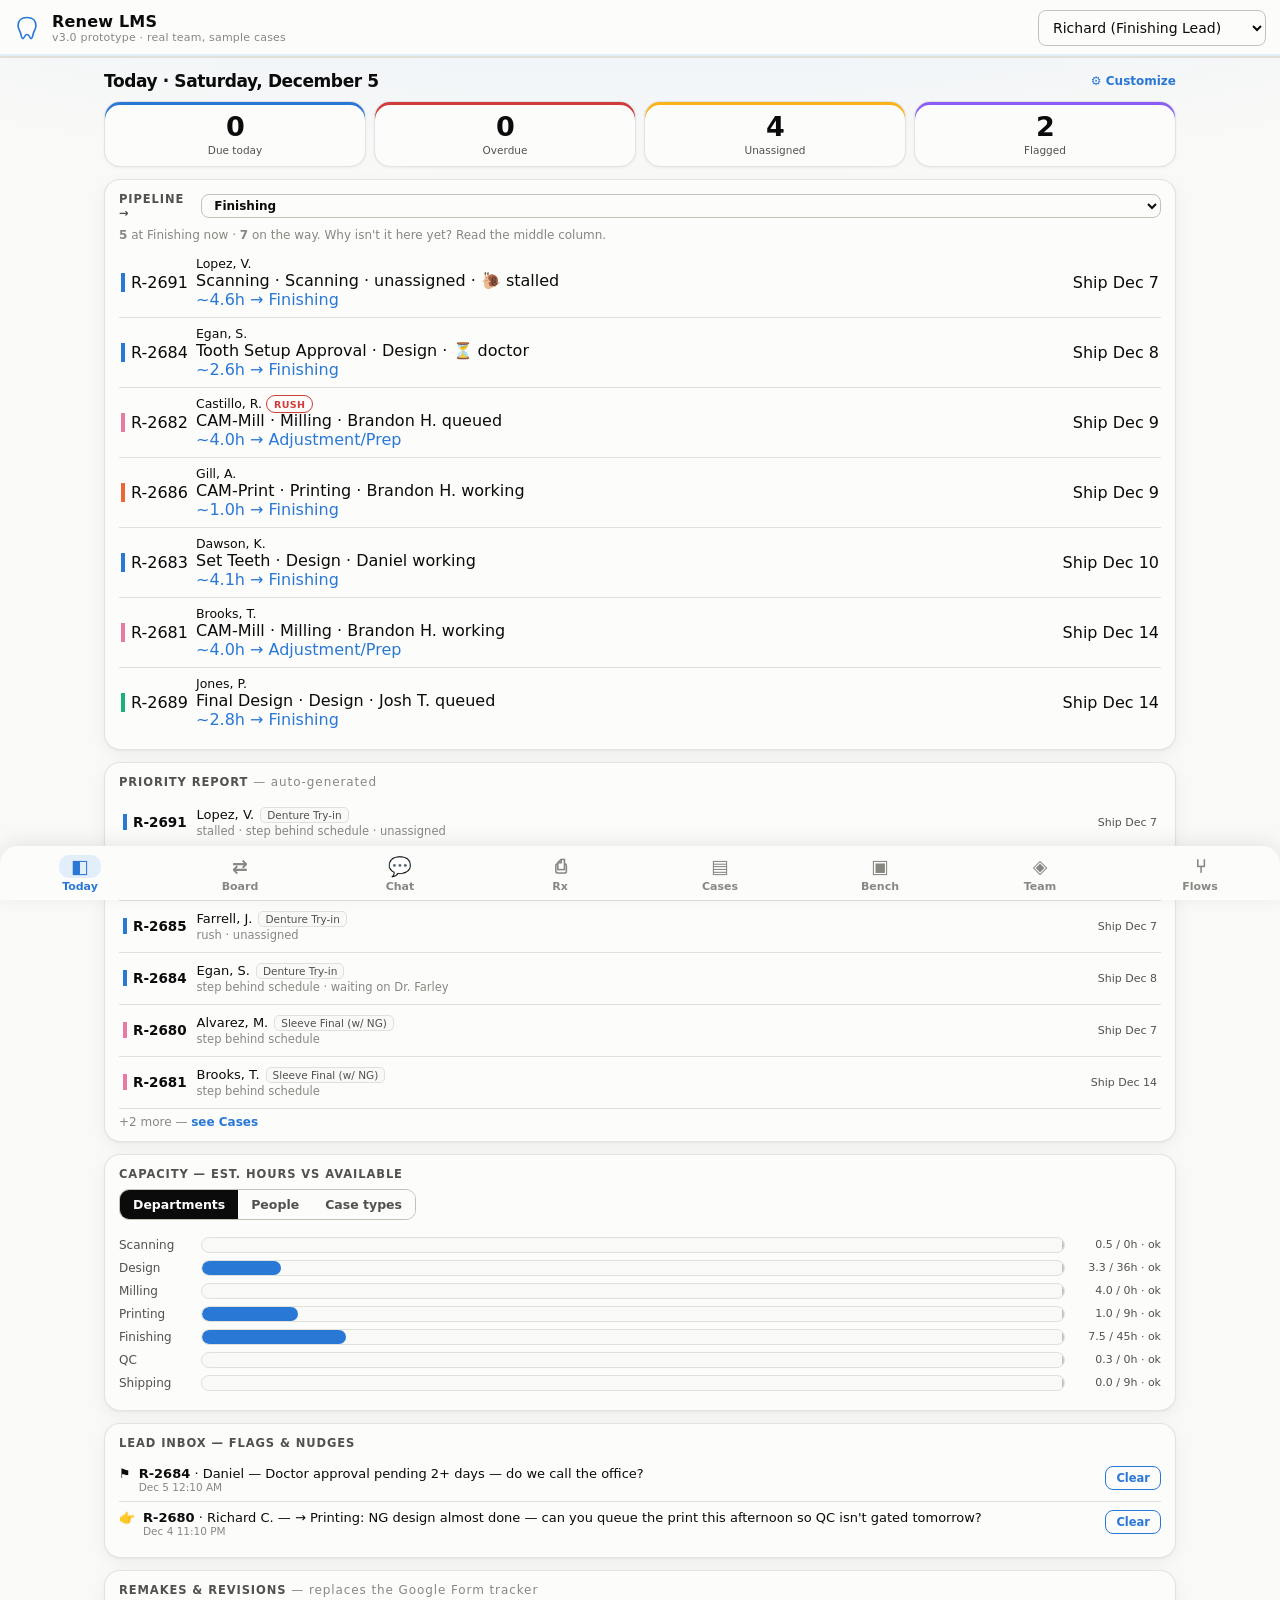
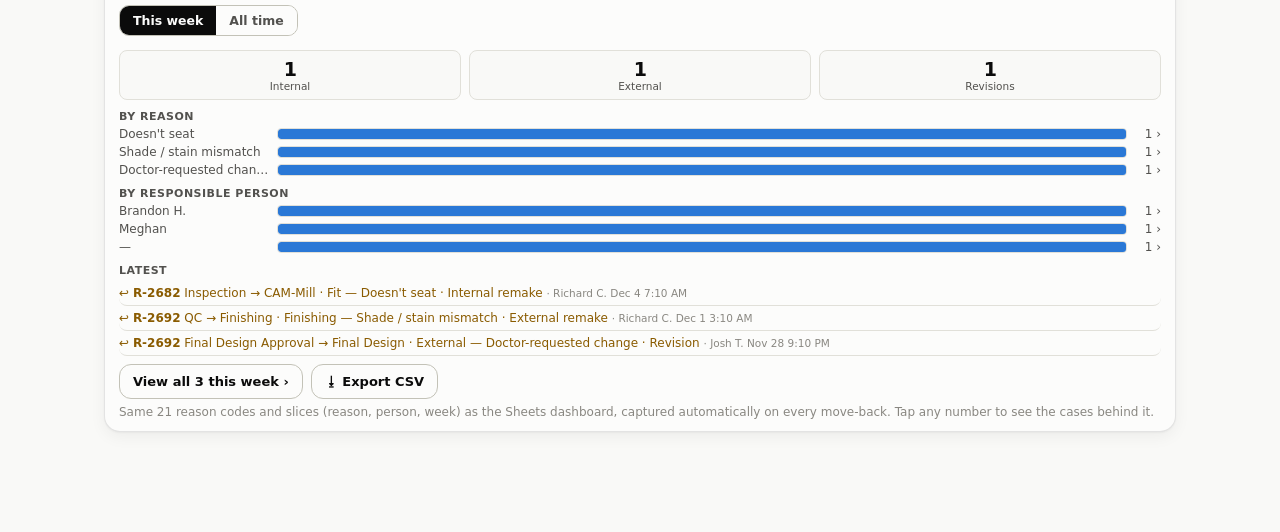
<file: index.html>
<!DOCTYPE html>
<html lang="en">
<head>
<meta charset="UTF-8">
<meta name="viewport" content="width=device-width, initial-scale=1.0, viewport-fit=cover">
<title>Renew LMS — v3.0 Prototype</title>
<style>
:root{
  color-scheme: light;
  --surface:#fcfcfb; --page:#f9f9f7; --ink:#0b0b0b; --ink2:#52514e; --muted:#898781;
  --grid:#e1e0d9; --baseline:#c3c2b7; --border:rgba(11,11,11,0.10);
  --accent:#2a78d6; --accent-soft:#e3eefb;
  --good:#0ca30c; --warn:#fab219; --serious:#ec835a; --critical:#d03b3b;
  --good-text:#006300;
  --rush:#e34948;
  --ng-ink:#5b21b6; --warn-ink:#8a5b00;
}
@media (prefers-color-scheme: dark){
  :root{
    color-scheme: dark;
    --surface:#1a1a19; --page:#0d0d0d; --ink:#ffffff; --ink2:#c3c2b7; --muted:#898781;
    --grid:#2c2c2a; --baseline:#383835; --border:rgba(255,255,255,0.10);
    --accent:#3987e5; --accent-soft:#16283e;
    --good-text:#0ca30c;
    --ng-ink:#b39ddb; --warn-ink:#e0b053;
  }
}
*{box-sizing:border-box; -webkit-tap-highlight-color:transparent;}
html,body{margin:0; padding:0;}
body{
  font-family: system-ui, -apple-system, "Segoe UI", sans-serif;
  background:var(--page); color:var(--ink);
  padding-bottom:calc(64px + env(safe-area-inset-bottom));
}
header.app{
  position:sticky; top:0; z-index:40; background:var(--surface);
  border-bottom:1px solid var(--grid);
  padding:10px 14px; display:flex; align-items:center; gap:10px;
}
header.app h1{font-size:16px; margin:0; font-weight:700; letter-spacing:.2px;}
header.app .sub{font-size:11px; color:var(--muted); display:block; font-weight:500;}
.role-pick{margin-left:auto;}
select,input,textarea,button{font-family:inherit; font-size:14px; color:var(--ink);}
select,input,textarea{
  background:var(--surface); border:1px solid var(--baseline); border-radius:8px; padding:8px 10px;
}
.wrap{max-width:1100px; margin:0 auto; padding:12px 14px 24px;}
.demo-note{font-size:11px; color:var(--muted); text-align:center; margin:4px 0 10px;}

/* ---- nav ---- */
nav.tabs{
  position:fixed; bottom:0; left:0; right:0; z-index:40;
  background:var(--surface); border-top:1px solid var(--grid);
  display:flex; padding-bottom:env(safe-area-inset-bottom);
}
nav.tabs button{
  flex:1 1 0; min-width:0; background:none; border:none; padding:9px 1px 7px; cursor:pointer;
  font-size:11px; color:var(--muted); display:flex; flex-direction:column; align-items:center; gap:2px;
  overflow:hidden; text-overflow:ellipsis; white-space:nowrap;
}
nav.tabs button .ic{font-size:19px; line-height:1;}
nav.tabs button.on{color:var(--accent); font-weight:700;}
/* eight tabs have to fit a narrow phone without the last one falling off the edge */
@media (max-width:430px){
  nav.tabs button{font-size:9.5px; padding:8px 0 6px;}
  nav.tabs button .ic{font-size:17px; padding:2px 7px;}
}
@media (max-width:360px){
  nav.tabs button{font-size:8.5px;}
  nav.tabs button .ic{font-size:16px; padding:2px 4px;}
}

/* ---- cards & tiles ---- */
.card{background:var(--surface); border:1px solid var(--border); border-radius:12px; padding:12px 14px; margin-bottom:12px;}
.card h3{margin:0 0 8px; font-size:13px; color:var(--ink2); font-weight:700; text-transform:uppercase; letter-spacing:.5px;}
.tiles{display:grid; grid-template-columns:repeat(4,1fr); gap:8px; margin-bottom:12px;}
.tile{background:var(--surface); border:1px solid var(--border); border-radius:12px; padding:10px 6px; text-align:center; cursor:pointer;}
.tile .num{font-size:26px; font-weight:700; line-height:1.1;}
.tile .lbl{font-size:10.5px; color:var(--ink2); margin-top:2px;}
.tile.alert .num{color:var(--critical);}
@media (max-width:420px){ .tile .num{font-size:22px;} }

/* ---- capacity meters ---- */
.meter-row{display:flex; align-items:center; gap:8px; margin:7px 0;}
.meter-row .dep{width:74px; font-size:12px; color:var(--ink2); flex:none;}
.meter{flex:1; height:14px; background:var(--page); border:1px solid var(--grid); border-radius:4px; position:relative; overflow:hidden;}
.meter .fill{position:absolute; left:0; top:0; bottom:0; border-radius:3px 0 0 3px;}
.meter .capline{position:absolute; top:-2px; bottom:-2px; width:2px; background:var(--baseline);}
.meter-row .val{width:88px; flex:none; font-size:11px; color:var(--ink2); text-align:right; font-variant-numeric:tabular-nums;}

/* ---- lists ---- */
.case-row{
  display:flex; align-items:center; gap:10px; padding:10px 4px;
  border-bottom:1px solid var(--grid); cursor:pointer;
}
.case-row:last-child{border-bottom:none;}
.case-row .cid{font-weight:700; font-size:13.5px; white-space:nowrap;}
.case-row .cmeta{flex:1; min-width:0;}
.case-row .l1{font-size:13px; display:flex; gap:6px; align-items:center; flex-wrap:wrap;}
.case-row .l2{font-size:11.5px; color:var(--muted); margin-top:1px; overflow:hidden; text-overflow:ellipsis; white-space:nowrap;}
.case-row .ship{font-size:11px; color:var(--ink2); text-align:right; white-space:nowrap; font-variant-numeric:tabular-nums;}
.badge{font-size:9.5px; font-weight:700; padding:2px 6px; border-radius:99px; border:1px solid; white-space:nowrap;}
.b-rush{color:var(--critical); border-color:var(--critical);}
.b-over{color:#fff; background:var(--critical); border-color:var(--critical);}
.b-house{color:var(--accent); border-color:var(--accent);}
.b-link{color:var(--ink2); border-color:var(--baseline);}
.b-flag{color:var(--warn-ink); border-color:var(--warn); background:none;}
.b-ng{color:var(--ng-ink); border-color:#8b5cf6;}
.b-done{color:var(--good-text); border-color:var(--good);}
.b-stall{color:var(--serious); border-color:var(--serious);}
.dept-chip{font-size:10.5px; color:var(--ink2); background:var(--page); border:1px solid var(--grid); border-radius:5px; padding:1px 6px;}

/* ---- board ---- */
.board{display:grid; grid-template-columns:1fr; gap:12px;}
@media (min-width:760px){ .board{grid-template-columns:5fr 7fr;} }
.qcase{
  display:flex; align-items:center; gap:8px; padding:9px 8px; margin:6px 0;
  border:1px solid var(--grid); border-radius:10px; cursor:pointer; background:var(--surface);
}
.qcase.sel{border-color:var(--accent); box-shadow:0 0 0 2px var(--accent-soft); }
.tech-row{padding:8px 4px; border-bottom:1px solid var(--grid);}
.tech-row:last-child{border-bottom:none;}
.tech-head{display:flex; align-items:center; gap:8px;}
.tech-head .tname{font-size:13.5px; font-weight:600;}
.tech-head .thrs{margin-left:auto; font-size:11px; color:var(--ink2); font-variant-numeric:tabular-nums;}
.tech-load{height:6px; background:var(--page); border-radius:3px; margin:5px 0 3px; overflow:hidden; border:1px solid var(--grid);}
.tech-load i{display:block; height:100%; border-radius:3px;}
.tech-cases{font-size:11px; color:var(--muted);}
.assign-btn{
  border:1px solid var(--accent); color:var(--accent); background:none; border-radius:8px;
  font-size:11.5px; font-weight:700; padding:4px 10px; cursor:pointer;
}
.assign-hint{font-size:12px; color:var(--ink2); background:var(--accent-soft); border-radius:8px; padding:8px 10px; margin-bottom:8px;}
.assign-hint.sticky{position:sticky; top:56px; z-index:30; box-shadow:0 2px 8px rgba(0,0,0,.12);}

/* ---- case detail sheet ---- */
.sheet-bg{position:fixed; inset:0; background:rgba(0,0,0,.45); z-index:50; display:flex; align-items:flex-end; justify-content:center;}
@media(min-width:760px){ .sheet-bg{align-items:center;} }
.sheet{
  background:var(--page); width:100%; max-width:680px; max-height:92vh; overflow-y:auto;
  border-radius:16px 16px 0 0; padding:14px 16px calc(20px + env(safe-area-inset-bottom));
}
@media(min-width:760px){ .sheet{border-radius:16px; max-height:86vh;} }
.sheet h2{margin:0; font-size:18px;}
.sheet .close{float:right; border:none; background:var(--surface); border:1px solid var(--grid); border-radius:99px; width:30px; height:30px; font-size:15px; cursor:pointer; color:var(--ink2);}
.kv{display:flex; flex-wrap:wrap; gap:6px 14px; font-size:12.5px; color:var(--ink2); margin:8px 0 2px;}
.kv b{color:var(--ink);}

/* ---- timeline ---- */
.track{margin:10px 0 4px;}
.track-title{font-size:11px; font-weight:700; color:var(--ink2); text-transform:uppercase; letter-spacing:.5px; margin-bottom:4px; display:flex; gap:6px; align-items:center;}
.step{display:flex; gap:10px; position:relative; padding:0 0 2px;}
.step .rail{width:14px; flex:none; display:flex; flex-direction:column; align-items:center;}
.step .dot{width:12px; height:12px; border-radius:99px; border:2px solid var(--baseline); background:var(--surface); flex:none; margin-top:3px;}
.step.done .dot{background:var(--good); border-color:var(--good);}
.step.in .dot{background:var(--surface); border-color:var(--accent); box-shadow:0 0 0 3px var(--accent-soft);}
.step .line{width:2px; flex:1; background:var(--grid); min-height:10px;}
.step:last-child .line{display:none;}
.step .sbody{flex:1; padding-bottom:9px; min-width:0;}
.step .sname{font-size:13px; font-weight:600;}
.step.done .sname{color:var(--ink2); font-weight:500;}
.step .sinfo{font-size:11px; color:var(--muted); margin-top:1px;}
.step.in .sname{color:var(--accent);}
.ng-track{margin-left:22px; border-left:2px dashed #8b5cf6; padding-left:10px;}

/* ---- buttons ---- */
.btnrow{display:flex; gap:8px; flex-wrap:wrap; margin:10px 0;}
.btn{
  border:1px solid var(--baseline); background:var(--surface); color:var(--ink);
  border-radius:10px; padding:9px 13px; font-size:13px; font-weight:600; cursor:pointer;
}
.btn.primary{background:var(--accent); border-color:var(--accent); color:#fff;}
.btn.danger{border-color:var(--critical); color:var(--critical);}
.btn.big{padding:16px; font-size:16px; width:100%;}
.btn:disabled{opacity:.45; cursor:not-allowed;}

/* ---- notes / events ---- */
.note{background:var(--surface); border:1px solid var(--border); border-radius:10px; padding:8px 10px; margin:6px 0; font-size:13px;}
.note .who{font-size:11px; color:var(--muted); margin-bottom:2px;}
.evt{font-size:12px; color:var(--ink2); padding:5px 0; border-bottom:1px solid var(--grid);}
.evt:last-child{border:none;}
.evt .t{color:var(--muted); font-size:10.5px;}
.evt.warn{color:var(--warn-ink);}

/* ---- bench ---- */
.bench-step{background:var(--surface); border:1px solid var(--border); border-radius:14px; padding:16px; text-align:center;}
.bench-step .big-name{font-size:22px; font-weight:700; margin:4px 0;}
.bench-step .big-case{font-size:15px; color:var(--ink2);}
.scanbox{
  border:2px dashed var(--baseline); border-radius:14px; padding:26px 14px; text-align:center;
  color:var(--ink2); font-size:14px; cursor:pointer; background:var(--surface);
}
.scanbox .ic{font-size:34px; display:block; margin-bottom:6px;}

/* ---- inbox ---- */
.inbox-item{display:flex; gap:8px; align-items:flex-start; padding:8px 0; border-bottom:1px solid var(--grid); font-size:13px;}
.inbox-item:last-child{border:none;}
.inbox-item .ic{flex:none;}
.inbox-item .bx{flex:1;}
.inbox-item .t{font-size:10.5px; color:var(--muted);}

/* ---- ticket ---- */
.ticket{background:#fff; color:#0b0b0b; border-radius:12px; border:1px solid var(--grid); padding:18px; max-width:420px; margin:0 auto;}
.barcode{display:flex; align-items:flex-end; height:54px; gap:0; margin:10px 0 2px; justify-content:center;}
.barcode i{display:inline-block; background:#000; height:100%;}
.barcode-num{text-align:center; font-size:13px; letter-spacing:3px; font-weight:700; margin-bottom:8px;}
.ticket table{width:100%; border-collapse:collapse; font-size:12.5px;}
.ticket td{padding:4px 2px; border-bottom:1px solid #eee; vertical-align:top;}
.ticket .steps td{font-size:11.5px;}
.ticket .chk{width:13px; height:13px; border:1.5px solid #555; display:inline-block; border-radius:3px; vertical-align:middle;}
@media print{
  body *{visibility:hidden;}
  .sheet-bg{position:static; background:none;}
  .ticket, .ticket *{visibility:visible;}
  .ticket{position:absolute; left:0; top:0; box-shadow:none; border:none;}
}

/* ---- filters ---- */
.filters{display:flex; gap:6px; overflow-x:auto; padding:2px 0 10px; -webkit-overflow-scrolling:touch;}
.fchip{border:1px solid var(--baseline); background:var(--surface); color:var(--ink2); border-radius:99px; padding:5px 12px; font-size:12px; white-space:nowrap; cursor:pointer;}
.fchip.on{background:var(--ink); color:var(--surface); border-color:var(--ink);}
.searchrow{display:flex; gap:8px; margin-bottom:8px;}
.searchrow input{flex:1;}

/* modal small */
.modal{background:var(--page); border-radius:14px; padding:16px; width:92%; max-width:440px; max-height:80vh; overflow-y:auto;}
.modal h3{margin:0 0 10px; font-size:15px; color:var(--ink);}
.opt-row{display:block; width:100%; text-align:left; background:var(--surface); border:1px solid var(--grid); border-radius:10px; padding:10px 12px; margin:6px 0; font-size:13.5px; cursor:pointer;}
.opt-row:active{border-color:var(--accent);}
label.f{display:block; font-size:12px; color:var(--ink2); margin:10px 0 4px; font-weight:600;}

/* ---- v1.6 polish ---- */
.card{box-shadow:0 1px 3px rgba(0,0,0,.05);}
.tile{box-shadow:0 1px 3px rgba(0,0,0,.05); transition:transform .08s ease;}
.tile:active{transform:scale(.96);}
.btn{transition:transform .08s ease, box-shadow .15s ease;}
.btn:active{transform:scale(.96);}
.btn.primary{box-shadow:0 2px 8px rgba(42,120,214,.28);}
.fchip, .qcase, .my-row, .kb-card{transition:border-color .12s ease, box-shadow .12s ease;}
.qcase:hover, .kb-card:hover{border-color:var(--accent);}
nav.tabs button .ic{padding:2px 12px; border-radius:10px; transition:background .15s ease;}
nav.tabs button.on .ic{background:var(--accent-soft);}
header.app{box-shadow:0 1px 0 var(--grid), inset 0 -2px 0 var(--accent-soft);}
.logo-molar{width:26px; height:26px; flex:none; margin-right:2px;}
.tech-row.dragover{background:var(--accent-soft); border-radius:10px;}
.qcase[draggable="true"]{cursor:grab;}
.qcase.dragging{opacity:.5;}

/* ---- Pearl the mascot, v2: walks in, stops, delivers, walks off ---- */
#pearl{position:fixed; bottom:calc(58px + env(safe-area-inset-bottom)); left:-110px; z-index:60; display:none; cursor:pointer; filter:drop-shadow(0 3px 4px rgba(0,0,0,.22));}
#pearl.walking{display:block; animation:pearl-walk 13s cubic-bezier(.4,0,.6,1) forwards;}
#pearl .body{animation:pearl-waddle .4s ease-in-out infinite alternate; transform-origin:50% 85%;}
#pearl .p-eyes{animation:pearl-blink 3.4s infinite; transform-origin:32px 26px;}
#pearl .bub{
  position:absolute; bottom:calc(100% + 8px); left:-6px; width:max-content; max-width:210px;
  background:var(--surface); color:var(--ink); border:2px solid var(--ink);
  border-radius:14px 14px 14px 3px; padding:8px 11px; font-size:12.5px; font-weight:700; line-height:1.35;
  box-shadow:0 3px 10px rgba(0,0,0,.12);
  opacity:0; transform:scale(.6); transform-origin:bottom left;
  animation:pearl-bub 13s ease-in-out forwards;
}
@keyframes pearl-walk{
  0%{left:-110px;} 34%{left:calc(50vw - 100px);} 63%{left:calc(50vw - 100px);} 100%{left:105vw;}
}
@keyframes pearl-waddle{ from{transform:rotate(-5deg) translateY(0);} to{transform:rotate(5deg) translateY(-2.5px);} }
@keyframes pearl-blink{ 0%,93%,100%{transform:scaleY(1);} 95%,97%{transform:scaleY(.08);} }
@keyframes pearl-bub{
  0%,32%{opacity:0; transform:scale(.6);}
  37%{opacity:1; transform:scale(1.06);}
  40%{transform:scale(1);}
  62%{opacity:1; transform:scale(1);}
  70%,100%{opacity:0; transform:scale(.85);}
}
@media (prefers-reduced-motion: reduce){ #pearl{display:none !important;} }

/* ---- v1.7 aesthetic pass ---- */
body{background:radial-gradient(1100px 320px at 50% -140px, var(--accent-soft), transparent), var(--page);}
h2.pagetitle{font-size:21px; font-weight:800; letter-spacing:-.4px;}
.card{border-radius:16px; box-shadow:0 1px 2px rgba(0,0,0,.04), 0 5px 16px rgba(0,0,0,.05);}
.card h3{font-size:11.5px; letter-spacing:.9px;}
.tile{border-radius:16px;}
.tile .num{letter-spacing:-1px; font-size:27px;}
.btn{border-radius:12px;}
.btn.primary{border:none; background:linear-gradient(180deg, var(--accent), color-mix(in srgb, var(--accent) 82%, #000));}
nav.tabs{border-top:none; box-shadow:0 -4px 20px rgba(0,0,0,.08); border-radius:18px 18px 0 0;}
nav.tabs button{font-weight:600;}
.sheet{border-radius:22px 22px 0 0;}
.sheet::before{content:''; display:block; width:42px; height:4px; background:var(--baseline); border-radius:99px; margin:0 auto 10px;}
@media(min-width:760px){ .sheet{border-radius:22px;} .sheet::before{display:none;} }
.meter{height:16px; border-radius:8px;}
.meter .fill{border-radius:8px;}
.fchip{border-radius:12px; padding:6px 13px;}
.assign-hint{border-radius:12px;}
.badge{letter-spacing:.4px; padding:2.5px 7px;}
.scanbox{border-radius:18px; border-width:2.5px;}
.scanbox:active{transform:scale(.98);}
.modal{border-radius:18px;}
.bench-step{border-radius:18px; box-shadow:0 1px 2px rgba(0,0,0,.04), 0 5px 16px rgba(0,0,0,.05);}
.kb-col{border-radius:14px;}
.rk-stat{border-radius:12px;}
.rk-stat .v{letter-spacing:-.5px;}

/* ---- calendar ---- */
.cal-head{display:flex; align-items:center; gap:10px; margin-bottom:8px;}
.cal-head b{font-size:15px; flex:1; text-align:center;}
.cal-nav{border:1px solid var(--baseline); background:var(--surface); border-radius:10px; width:34px; height:34px; font-size:15px; cursor:pointer; color:var(--ink);}
.cal{display:grid; grid-template-columns:repeat(7,1fr); gap:4px;}
.cal .dow{font-size:10px; color:var(--muted); text-align:center; font-weight:700; padding:2px 0;}
.cal-cell{
  min-height:52px; background:var(--surface); border:1px solid var(--grid); border-radius:10px;
  padding:3px 4px; cursor:pointer; position:relative; transition:border-color .12s ease;
}
.cal-cell:hover{border-color:var(--accent);}
.cal-cell.off{opacity:.35; cursor:default;}
.cal-cell.today{border-color:var(--accent); border-width:2px;}
.cal-cell.sel{background:var(--accent-soft); border-color:var(--accent);}
.cal-cell .dnum{font-size:11px; font-weight:700; color:var(--ink2);}
.cal-dots{display:flex; flex-wrap:wrap; gap:2px; margin-top:3px;}
.cal-dots i{width:7px; height:7px; border-radius:3px; display:block;}
.cal-more{font-size:9px; color:var(--muted); font-weight:700;}
.cal-out{position:absolute; bottom:2px; right:4px; font-size:9.5px;}

/* ---- chat hub ---- */
.thread-row{display:flex; align-items:center; gap:10px; padding:11px 4px; border-bottom:1px solid var(--grid); cursor:pointer;}
.thread-row:last-child{border-bottom:none;}
.thread-row .tr-avatar{width:38px; height:38px; border-radius:12px; flex:none; display:flex; align-items:center; justify-content:center; font-weight:800; font-size:12px; color:#fff;}
.thread-row .tr-main{flex:1; min-width:0;}
.thread-row .tr-top{display:flex; gap:6px; align-items:center;}
.thread-row .tr-top b{font-size:13.5px;}
.thread-row .tr-prev{font-size:12px; color:var(--muted); overflow:hidden; text-overflow:ellipsis; white-space:nowrap; margin-top:1px;}
.thread-row .tr-when{font-size:10.5px; color:var(--muted); white-space:nowrap;}
.unread-dot{width:9px; height:9px; border-radius:99px; background:var(--accent); flex:none;}
.appr-card{
  border:2px solid var(--warn); background:var(--surface); border-radius:14px; padding:10px 12px; margin-bottom:10px;
  font-size:13px;
}
.appr-card .btnrow{margin:8px 0 0;}
.chat-full{display:flex; flex-direction:column;}
.chat-full .chat{max-height:none; flex:1;}

/* ---- pipeline card ---- */
.pipe-row{display:flex; align-items:center; gap:8px; padding:8px 2px; border-bottom:1px solid var(--grid); cursor:pointer;}
.pipe-row:last-child{border:none;}
.pipe-row .arrow{color:var(--muted); font-size:11px; white-space:nowrap;}

/* ---- confetti ---- */
.confetti{position:fixed; inset:0; pointer-events:none; z-index:80; overflow:hidden;}
.confetti i{position:absolute; top:-14px; width:8px; height:13px; border-radius:2px; animation:cfall 1.7s ease-in forwards;}
@keyframes cfall{ to{ transform:translateY(106vh) rotate(560deg); } }
@media (prefers-reduced-motion: reduce){ .confetti{display:none;} }
.field{width:100%;}
.empty{color:var(--muted); font-size:13px; padding:12px 0; text-align:center;}
h2.pagetitle{font-size:17px; margin:2px 0 10px;}
.subtle{font-size:12px; color:var(--muted);}

/* ---- segmented toggle ---- */
.seg{display:inline-flex; border:1px solid var(--baseline); border-radius:10px; overflow:hidden; margin-bottom:10px;}
.seg button{border:none; background:var(--surface); color:var(--ink2); padding:7px 13px; font-size:12.5px; font-weight:600; cursor:pointer;}
.seg button.on{background:var(--ink); color:var(--surface);}

/* ---- kanban ---- */
.kb{display:flex; gap:10px; overflow-x:auto; padding:2px 2px 14px; -webkit-overflow-scrolling:touch; align-items:flex-start;}
.kb-col{flex:0 0 240px; background:var(--surface); border:1px solid var(--border); border-radius:12px; padding:8px; min-height:120px;}
.kb-col.dragover{outline:2px solid var(--accent);}
.kb-col h4{margin:2px 4px 8px; font-size:12px; color:var(--ink2); text-transform:uppercase; letter-spacing:.5px; display:flex; justify-content:space-between;}
.kb-card{background:var(--page); border:1px solid var(--grid); border-left:4px solid var(--baseline); border-radius:9px; padding:8px 9px; margin-bottom:7px; cursor:pointer; font-size:12.5px;}
.kb-card.sel{outline:2px solid var(--accent);}
.kb-card .kc-top{display:flex; gap:6px; align-items:center; font-weight:700; font-size:12.5px;}
.kb-card .kc-step{color:var(--ink2); margin-top:2px; font-size:11.5px;}
.kb-card .kc-bot{display:flex; justify-content:space-between; margin-top:4px; font-size:10.5px; color:var(--muted);}
.kb-legend{display:flex; gap:10px; flex-wrap:wrap; font-size:10.5px; color:var(--ink2); margin:0 0 8px;}
.kb-legend i{display:inline-block; width:10px; height:10px; border-radius:3px; margin-right:4px; vertical-align:-1px;}

/* ---- my work list (bench) ---- */
.my-row{display:flex; align-items:center; gap:8px; padding:9px 8px; margin:6px 0; border:1px solid var(--grid); border-radius:10px; cursor:pointer; background:var(--surface);}
.my-row.working{border-color:var(--accent); box-shadow:0 0 0 2px var(--accent-soft);}
.my-row .st{font-size:10px; font-weight:700; padding:2px 6px; border-radius:99px; border:1px solid var(--baseline); color:var(--ink2);}
.my-row .st.in{color:var(--accent); border-color:var(--accent);}

.linklike{background:none; border:none; color:var(--accent); font-size:12px; font-weight:600; cursor:pointer; padding:0;}
.chek{display:flex; align-items:center; gap:8px; font-size:13.5px; padding:8px 2px;}

/* ---- case chat ---- */
.chat{display:flex; flex-direction:column; gap:6px; max-height:280px; overflow-y:auto; padding:2px;}
.chat-msg{background:var(--surface); border:1px solid var(--grid); border-radius:12px 12px 12px 3px; padding:7px 10px; font-size:13px; max-width:92%; align-self:flex-start;}
.chat-msg.mine{align-self:flex-end; border-radius:12px 12px 3px 12px; background:var(--accent-soft); border-color:var(--accent);}
.chat-msg .cwho{font-size:10.5px; color:var(--muted); margin-bottom:2px; font-weight:600;}
.chat-msg .cping{display:inline-block; font-size:10px; font-weight:700; color:var(--accent); border:1px solid var(--accent); border-radius:99px; padding:1px 7px; margin-bottom:3px;}
.chat-in{display:flex; gap:6px; margin-top:8px;}
.chat-in input{flex:1;}
.chat-ping{margin-top:6px; display:flex; gap:6px; align-items:center; font-size:12px; color:var(--ink2);}
.chat-ping select{padding:5px 8px; font-size:12px;}

/* ---- remake mini-bars ---- */
.rk-row{display:flex; align-items:center; gap:8px; margin:4px 0;}
.rk-row .lbl{width:150px; font-size:12px; color:var(--ink2); overflow:hidden; text-overflow:ellipsis; white-space:nowrap;}
.rk-row .bar{flex:1; height:12px; background:var(--page); border:1px solid var(--grid); border-radius:4px; overflow:hidden;}
.rk-row .bar i{display:block; height:100%; background:var(--accent); border-radius:3px 0 0 3px;}
.rk-row .n{width:26px; text-align:right; font-size:12px; color:var(--ink2); font-variant-numeric:tabular-nums;}
.rk-stats{display:flex; gap:8px; margin:4px 0 10px;}
.rk-stat{flex:1; text-align:center; background:var(--page); border:1px solid var(--grid); border-radius:10px; padding:7px 4px;}
.rk-stat .v{font-size:19px; font-weight:700;}
.rk-stat .k{font-size:10.5px; color:var(--ink2);}

/* ---- team map (cards) ---- */
.tm-people{display:flex; gap:7px; overflow-x:auto; -webkit-overflow-scrolling:touch; padding:2px 2px 10px;}
.tm-people .fchip.tm-out{border-style:dashed; border-color:var(--serious); color:var(--warn-ink);}

.tm-band{background:var(--surface); border:1px solid var(--border); border-radius:12px; padding:10px 10px 10px; margin-bottom:10px;}
.tm-band h4{margin:0 0 8px 2px; font-size:11.5px; font-weight:700; text-transform:uppercase;
  letter-spacing:.6px; color:var(--accent);}
.tm-grid{display:grid; grid-template-columns:repeat(auto-fill,minmax(150px,1fr)); gap:8px;}

.tmc{border:1px solid var(--grid); border-radius:10px; padding:8px 9px 7px; cursor:pointer; background:var(--page);
  transition:border-color .12s ease, opacity .12s ease, box-shadow .12s ease;}
.tmc:hover{border-color:var(--accent);}
.tmc.on{border-color:var(--accent); box-shadow:0 0 0 1.5px var(--accent); background:var(--accent-soft);}
.tmc.dim{opacity:.32;}
.tmc-step{font-size:10px; font-weight:700; text-transform:uppercase; letter-spacing:.4px; color:var(--ink2); margin-bottom:4px;}
.tmc-own{display:flex; flex-wrap:wrap; gap:4px; margin-bottom:4px;}
.tmc-name-chip{font-size:12.5px; font-weight:700; color:var(--ink);}
.tmc-name-chip:not(:last-child)::after{content:","; font-weight:400; color:var(--muted);}
.tmc-name-chip.out{color:var(--warn-ink); text-decoration:underline dotted;}
.tmc-cov{font-size:10.5px; color:var(--muted); min-height:13px;}
.tmc-gap{color:var(--critical); font-weight:600; font-size:11px;}

.tm-hint{font-size:12.5px; color:var(--ink2);}
.tm-panel-hd{display:flex; align-items:baseline; gap:8px; flex-wrap:wrap; margin-bottom:7px;}
.tm-panel-hd .btn{margin-left:auto;}
.tm-lists{display:grid; grid-template-columns:1fr 1fr; gap:12px;}
@media (max-width:520px){ .tm-lists{grid-template-columns:1fr;} }
.tm-lists h5{margin:0 0 5px; font-size:10.5px; text-transform:uppercase; letter-spacing:.5px; color:var(--muted); font-weight:700;}
.chip{display:inline-block; font-size:11.5px; border-radius:99px; padding:3px 9px; margin:0 4px 4px 0;
  background:var(--page); border:1px solid var(--grid); color:var(--ink);}
.chip.p{background:var(--accent-soft); border-color:var(--accent);}
.chip.b{border-style:dashed; border-color:var(--baseline);}
.chip.out{border-color:var(--serious); color:var(--warn-ink);}
.pill{display:inline-block; font-size:11.5px; border-radius:8px; padding:5px 9px; margin:6px 6px 0 0;
  background:var(--page); border:1px solid var(--grid); color:var(--ink2);}
.pill.good{background:rgba(12,163,12,.10); border-color:var(--good); color:var(--good-text);}
.pill.warn{background:rgba(250,178,25,.14); border-color:var(--warn); color:var(--warn-ink);}
.pill.bad{background:rgba(208,59,59,.10); border-color:var(--critical); color:var(--critical);}
.btn.sm{padding:4px 10px; font-size:11.5px;}

/* ---- digital Rx forms ---- */
.rx-pick{display:grid; grid-template-columns:repeat(auto-fill,minmax(170px,1fr)); gap:8px; margin-bottom:12px;}
.rx-rec{display:flex; gap:10px; align-items:flex-start; justify-content:space-between; flex-wrap:wrap;
  border-top:1px solid var(--grid); padding:8px 0;}
.rx-rec-l{font-size:12.5px; max-width:52%; min-width:180px;}
.rx-rec-l b{color:var(--critical);}
.rx-rec-r{display:flex; gap:8px; align-items:center; flex-wrap:wrap;}
.rx-seg{display:flex; border:1px solid var(--baseline); border-radius:9px; overflow:hidden;}
.rx-seg button{border:none; background:var(--surface); color:var(--ink2); font-size:11px; padding:5px 9px; cursor:pointer;}
.rx-seg button.on{background:var(--accent); color:#fff; font-weight:700;}
.rx-item-line{font-size:12px; padding:4px 0; border-top:1px solid var(--grid); display:flex; gap:7px; align-items:center; flex-wrap:wrap;}
.rx-item-line .subtle{margin-left:auto;}
.rx-sub{display:flex; gap:10px; align-items:flex-start; justify-content:space-between; border-top:1px solid var(--grid); padding:8px 0; flex-wrap:wrap;}
.rx-sub.rej{opacity:.55;}
.rx-done h3{color:var(--good-text);}
.rx-sum{font-size:13px;}
textarea.field{resize:vertical; font:inherit;}

/* ---- remake card: anything with a number behind it opens ---- */
.rk-click{cursor:pointer; border-radius:8px; transition:background .12s ease;}
.rk-click:hover{background:var(--accent-soft);}
.rk-click:active{transform:scale(.99);}
.rk-stat.rk-click:hover .v{color:var(--accent);}
.rk-row.rk-click .n{color:var(--ink2); font-variant-numeric:tabular-nums;}

/* ---- workflow builder ---- */
.btn.ghost{background:transparent; border-color:var(--grid); color:var(--ink2);}
.wf-track{background:var(--surface); border:1px solid var(--grid); border-radius:14px; padding:10px 12px; margin:0 2px 12px;}
.wf-track.split{border-left:4px solid var(--accent); background:var(--accent-soft);}
.wf-track-hd{display:flex; gap:7px; align-items:center; flex-wrap:wrap; font-size:12.5px; margin-bottom:8px;}
.wf-step{border:1px solid var(--grid); border-radius:11px; padding:8px 10px; margin-bottom:8px; background:var(--page);}
.wf-step-hd{display:flex; gap:6px; align-items:center;}
.wf-num{flex:0 0 22px; height:22px; line-height:22px; text-align:center; border-radius:7px;
  background:var(--baseline); color:var(--ink2); font-size:11px; font-weight:700;}
input.wf-name{flex:1 1 auto; min-width:90px; font-weight:600;}
input.wf-tname{flex:0 1 150px; width:auto; font-weight:700;}
input.wf-pos{flex:0 0 58px; width:58px;}
.wf-step-rw{display:flex; gap:8px; flex-wrap:wrap; margin-top:7px;}
.wf-step-rw label{flex:1 1 130px; font-size:11px; color:var(--muted); font-weight:600;}
.wf-step-rw label .field{margin-top:2px;}
.wf-kind-note{font-size:11.5px; color:var(--muted); margin-top:6px;}
</style>
</head>
<body>
<div id="app"></div>
<script>
/* ===================== Renew LMS v1 Prototype — data model & seed ===================== */
/* All data is in-memory sample data. Resets on reload. */

const now = () => new Date();
const hoursAgo = h => new Date(Date.now() - h*3600e3);
const daysFromNow = d => { const x = new Date(); x.setDate(x.getDate()+d); return x; };
const fmtDate = d => d.toLocaleDateString(undefined,{month:'short', day:'numeric'});
const fmtWhen = d => d.toLocaleDateString(undefined,{month:'short', day:'numeric'}) + ' ' + d.toLocaleTimeString(undefined,{hour:'numeric', minute:'2-digit'});
const dayDiff = d => Math.round((new Date(d.getFullYear(),d.getMonth(),d.getDate()) - new Date(new Date().getFullYear(),new Date().getMonth(),new Date().getDate()))/86400e3);

const DEPTS = ['Scanning','Design','Milling','Printing','Finishing','QC','Shipping'];

const TECHS = [
  {id:'t1',  name:'Richard C.', dept:'Finishing', role:'lead'},      // Finishing Lead
  {id:'t2',  name:'Will W.',    dept:'Finishing', role:'tech'},      // ceramics / polish
  {id:'t3',  name:'Kyle',       dept:'Finishing', role:'tech'},      // ceramics / polish
  {id:'t4',  name:'Meghan',     dept:'Finishing', role:'tech'},      // green state, dentures, sintering
  {id:'t10', name:'Rodrigo R.', dept:'Finishing', role:'tech'},      // prototypes, try-ins, guards
  {id:'t5',  name:'Josh T.',    dept:'Design',    role:'lead'},      // Design Lead
  {id:'t6',  name:'Jerrik M.',  dept:'Design',    role:'tech'},
  {id:'t7',  name:'Daniel',     dept:'Design',    role:'tech'},
  {id:'t8',  name:'Ragnar',     dept:'Design',    role:'tech'},
  {id:'t9',  name:'Brandon H.', dept:'Printing',  role:'tech'},      // printers, mill, scanning — the digital chain
  {id:'t12', name:'Cambelle',   dept:'Shipping',  role:'tech'},      // front desk — owns shipping
  {id:'t11', name:'Maya F.',    dept:'Front Desk',role:'frontdesk'},
  {id:'t13', name:'Tara',       dept:'Front Desk',role:'frontdesk'},
  {id:'t0',  name:'Kent H.',    dept:'Management',role:'owner'},     // lab owner — final approvals
];
const tech = id => TECHS.find(t=>t.id===id);
const HOURS_PER_DAY = 9;        // 10h shift (Mon–Thu) minus ~1h breaks/cleanup — tune with real scan data
const TURNAROUND_DAYS = 14;     // default two-week turnaround

/* ---- work week: Monday–Thursday, 10h days; shipping only on work days ---- */
const isWorkday = d => { const w=new Date(d).getDay(); return w>=1 && w<=4; };
function snapWorkday(d){ const x=new Date(d); while(!isWorkday(x)) x.setDate(x.getDate()+1); return x; }
function addWorkdays(d, n){ const x=new Date(d); let k=0; while(k<n){ x.setDate(x.getDate()+1); if(isWorkday(x)) k++; } return x; }
function workdaysBetween(a, b){   // workdays after a, up to and including b
  let n=0; const x=new Date(a.getFullYear(),a.getMonth(),a.getDate());
  const end=new Date(b.getFullYear(),b.getMonth(),b.getDate());
  while(x<end){ x.setDate(x.getDate()+1); if(isWorkday(x)) n++; }
  return n;
}

/* ---- skills matrix: default = every step of your own department at primary level.
   Overrides: 0 = can't do it (yet), 1 = primary, 2 = backup / cross-trained. ---- */
const SKILL_OVERRIDES = {
  /* Encodes the real skills matrix (see Renew-Team-Coverage-Model.xlsx).
     0 = can't / not their lane, 1 = primary, 2 = backup. All regular technicians
     are PRIMARY on QC of their own work; leads hold the final release check. */
  t1:  {'Stain':2,'Structure':2,'Cement/Polish':2,'Adjustment/Prep':2,'Finishing':2,
        'Contour/Sinter':2,'Inspection':2,'QC':1},                    // Richard — backup across finishing BY DESIGN, owns final release
  t5:  {'Set Teeth':2,'Final Design':2,'Split Bar/Sleeve':2,'Design (NG)':2,'Scanning':2,'QC':1},  // Josh — backup across design BY DESIGN
  t2:  {'Finishing':0,'Adjustment/Prep':2,'Contour/Sinter':2,'Inspection':2,'QC':1},  // Will — ceramics primary; green state backup
  t3:  {'Finishing':0,'Adjustment/Prep':2,'Contour/Sinter':2,'Inspection':2,'QC':1},  // Kyle — ceramics primary; green state backup
  t4:  {'Stain':0,'Structure':0,'Cement/Polish':0,'Contour/Sinter':1,'Inspection':1,'QC':1},       // Meghan — green state, dentures, sintering; no ceramics yet
  t10: {'Stain':0,'Structure':0,'Cement/Polish':0,'Adjustment/Prep':0,'Inspection':0,'QC':1},      // Rodrigo — removable/temp finishing primary; not zirconia room
  t6:  {'Split Bar/Sleeve':0,'QC':1},                                 // Jerrik — still learning bar/sleeve splits
  t7:  {'QC':1},                                                      // Daniel
  t8:  {'QC':1},                                                      // Ragnar
  t9:  {'CAM-Mill':1,'Contour/Sinter':2,'Scanning':1,'Scanning (NG)':1,
        'Set Teeth':2,'Final Design':2,'Split Bar/Sleeve':2,'Design (NG)':2,'QC':1},  // Brandon — whole digital chain + design backup
  t0:  {'CAM-Print':2,'CAM-Mill':2},                                  // Kent — emergency cover on printers/mill
  t11: {'Shipping':2},                                                // Maya backs up shipping
  t13: {'Shipping':2},                                                // Tara backs up shipping
};

/* ---- absences: from/to are inclusive date offsets from today (0 = today) ---- */
let ABSENCES = [
  {tid:'t6', from:4, to:8, note:'vacation'},              // Jerrik out next week (sample)
];

/* ---- Workflows (from the documented 3Shape production flows) ---- */
const WORKFLOWS = {
  tryin: {
    name:'Denture Try-in', endState:'ship',
    main:[
      {n:'Scanning', d:'Scanning', h:0.5},
      {n:'Set Teeth', d:'Design', h:1.5},
      {n:'Tooth Setup Approval', d:'Design', h:0.3, approval:true, approvalKind:'doctor'},
      {n:'Final Design', d:'Design', h:1.0},
      {n:'Final Design Approval', d:'Design', h:0.3, approval:true, approvalKind:'doctor'},
      {n:'CAM-Print', d:'Printing', h:1.0},
      {n:'Finishing', d:'Finishing', h:1.5},
      {n:'QC', d:'QC', h:0.3, rule:'prev'},
      {n:'Shipping', d:'Shipping', h:0.2},
    ]
  },
  proto: {
    name:'Prototype (Digital)', endState:'ship',
    main:[
      {n:'Scanning', d:'Scanning', h:0.5},
      {n:'Set Teeth', d:'Design', h:1.5},
      {n:'Tooth Setup Approval', d:'Design', h:0.3, approval:true, approvalKind:'doctor'},
      {n:'Final Design', d:'Design', h:1.0},
      {n:'Final Design Approval', d:'Design', h:0.3, approval:true, approvalKind:'doctor'},
      {n:'CAM-Print', d:'Printing', h:1.0},
      {n:'Finishing', d:'Finishing', h:1.5},
      {n:'QC', d:'QC', h:0.3, rule:'prev'},
      {n:'Shipping', d:'Shipping', h:0.2},
    ]
  },
  final: {
    name:'Final Denture', endState:'ship', linked:true, linkedTo:'tryin',
    main:[
      {n:'Final Design', d:'Design', h:1.0},
      {n:'Final Design Approval', d:'Design', h:0.3, approval:true, approvalKind:'doctor'},
      {n:'CAM-Mill', d:'Milling', h:1.5},
      {n:'Finishing', d:'Finishing', h:2.0},
      {n:'QC', d:'QC', h:0.3, rule:'prev'},
      {n:'Shipping', d:'Shipping', h:0.2},
    ]
  },
  flange: {
    name:'Flangeless (Immediate)', endState:'inhouse',
    main:[
      {n:'Scanning', d:'Scanning', h:0.5},
      {n:'Set Teeth', d:'Design', h:1.5},
      {n:'Tooth Setup Approval', d:'Design', h:0.3, approval:true, approvalKind:'doctor'},
      {n:'Final Design', d:'Design', h:1.0},
      {n:'Final Design Approval', d:'Design', h:0.3, approval:true, approvalKind:'doctor'},
      {n:'CAM-Print', d:'Printing', h:1.0},
      {n:'CAM-Mill', d:'Milling', h:1.0},
      {n:'Finishing', d:'Finishing', h:1.5},
      {n:'QC', d:'QC', h:0.3, rule:'prev'},
    ]
  },
  sleeve: {
    name:'Sleeve Final (w/ NG)', endState:'ship',
    main:[
      {n:'Final Design', d:'Design', h:2.0},
      {n:'Split Bar/Sleeve', d:'Design', h:0.5},
      {n:'Final Design Approval', d:'Design', h:0.3, approval:true, approvalKind:'doctor'},
      {n:'CAM-Mill', d:'Milling', h:2.0},
      {n:'Contour/Sinter', d:'Milling', h:1.5},
      {n:'Inspection', d:'QC', h:0.5},
      {n:'Adjustment/Prep', d:'Finishing', h:1.0},
      {n:'Stain', d:'Finishing', h:1.0},
      {n:'Structure', d:'Finishing', h:1.5},
      {n:'Cement/Polish', d:'Finishing', h:1.0},
      {n:'QC', d:'QC', h:0.5, rule:'prev'},
      {n:'Shipping', d:'Shipping', h:0.2},
    ],
    // Night-guard parallel track: spawns when main completes Adjustment/Prep (idx 6);
    // main QC (idx 10) is gated until the NG track is complete.
    ng:[
      {n:'NG Scanning', d:'Scanning', h:0.3},
      {n:'NG Design', d:'Design', h:0.8},
      {n:'CAM-Print (NG)', d:'Printing', h:0.8},
    ],
    forkAfter:6, joinAt:10,
  },
};

/* ---- Reason codes (same 21-code / 6-group list as the remake tracker) ---- */
const REASONS = {
  'Design':['Occlusion','Midline / esthetic setup','Margin / intaglio','Wrong mould or shade in design'],
  'CAD / Data':['Scan error','Rx entered wrong','Wrong file sent'],
  'Fabrication':['Print defect','Mill defect','Sintering defect','Nesting / support error'],
  'Fit':['Passivity / Quarter Turn fail','Doesn\'t seat','Screw access misaligned'],
  'Finishing':['Fracture / chip','Shade / stain mismatch','Over-adjusted','Cementation defect'],
  'External':['Doctor-requested change','Damaged in shipping','Patient-driven change'],
};

const DOCTORS = [
  {doc:'Dr. Farley',    clinic:'Referring office'},
  {doc:'Dr. Loftus',    clinic:'Referring office'},
  {doc:'Dr. Phan',      clinic:'Referring office'},
  {doc:'Dr. Hicks',     clinic:'Referring office'},
  {doc:'Dr. Wilmes',    clinic:'Referring office'},
  {doc:'Dr. Hopkinson', clinic:'Referring office'},
  {doc:'Dr. Bock',      clinic:'Referring office'},
  {doc:'Dr. Andresen',  clinic:'Referring office'},
  {doc:'Dr. Goldenberg',clinic:'Referring office'},
  {doc:'Dr. Bone',      clinic:'Referring office'},
  {doc:'Dr. Howell',    clinic:'In-house practice'},
];

/* ---- Case factory ---- */
let caseSeq = 2680;
const DEPT_SEED_TECH = {Scanning:'t9', Design:'t6', Milling:'t9', Printing:'t9', Finishing:'t2', QC:'t1', Shipping:'t12'};
function mkSteps(defs){ return defs.map(s=>({status:'todo', assignee:null, start:null, end:null})); }
function mkCase(o){
  const wf = WORKFLOWS[o.wf];
  const c = {
    id:'R-'+(o.id||caseSeq++),
    patient:o.patient, doctor:o.doctor, clinic:o.clinic,
    wf:o.wf, rush:!!o.rush, linkedTo:o.linkedTo||null,
    created:o.created||daysFromNow(-5), ship:snapWorkday(o.ship),   // shipping happens Mon–Thu
    tracks:{ main:{steps:mkSteps(wf.main)} },
    notes:o.notes||[], events:[], flag:null, nudges:[],
    moveLog:o.moveLog||[],
  };
  // advance main to given index; mark statuses
  const adv = o.at||0;
  for(let i=0;i<adv;i++){ const st=c.tracks.main.steps[i]; st.status='done'; st.assignee=DEPT_SEED_TECH[wf.main[i].d]||null; st.end=hoursAgo((adv-i)*20 + (o.age||0)); }
  if(o.status==='in'){ const st=c.tracks.main.steps[adv]; st.status='in'; st.assignee=o.assignee; st.start=hoursAgo(1.5); }
  else if(o.assignee){ c.tracks.main.steps[adv].assignee=o.assignee; }
  if(o.ngAt!==undefined && wf.ng){
    c.tracks.ng={steps:mkSteps(wf.ng)};
    for(let i=0;i<o.ngAt;i++){ const st=c.tracks.ng.steps[i]; st.status='done'; st.end=hoursAgo((o.ngAt-i)*8); }
    if(o.ngStatus==='in'){ const st=c.tracks.ng.steps[o.ngAt]; st.status='in'; st.assignee=o.ngAssignee; st.start=hoursAgo(0.7); }
    else if(o.ngAssignee){ c.tracks.ng.steps[o.ngAt].assignee=o.ngAssignee; }
  }
  if(o.doneCase){
    c.tracks.main.steps.forEach((st,i)=>{ st.status='done'; st.assignee=DEPT_SEED_TECH[wf.main[i].d]||null; st.end=hoursAgo((wf.main.length-i)*6+(o.doneAgeH||18)); });
    if(c.tracks.ng) c.tracks.ng.steps.forEach(st=>{ st.status='done'; st.end=hoursAgo(30); });
  }
  c.events.push({when:c.created, who:o.creator||'Maya F.', text:'Case created' + (c.linkedTo?' — linked to '+c.linkedTo:''), type:'sys'});
  (o.extraEvents||[]).forEach(e=>c.events.push(e));
  return c;
}

let CASES = [
  // HERO: sleeve w/ NG mid-parallel — case IS visible in finishing while NG runs
  mkCase({wf:'sleeve', patient:'Alvarez, M.', doctor:'Dr. Farley', clinic:'Referring office',
    ship:daysFromNow(2), at:7, status:'in', assignee:'t2', by:'t9',
    ngAt:1, ngStatus:'in', ngAssignee:'t6',
    created:daysFromNow(-16),
    notes:[{who:'Richard C.', when:hoursAgo(26), text:'Sent out briefly for physical scan after Adjustment/Prep — back on my bench. NG design running in parallel, watch the QC gate.'},
           {who:'Dr. Farley', when:daysFromNow(-14), text:'Patient wants slightly warmer incisal shade than the try-in. See attached photos in Communicate.'}],
    extraEvents:[{when:hoursAgo(26), who:'System', text:'Night-guard track started (parallel)', type:'sys'}]}),
  // sleeve at CAM-Mill
  mkCase({wf:'sleeve', patient:'Brooks, T.', doctor:'Dr. Loftus', clinic:'Referring office',
    ship:daysFromNow(6), at:3, status:'in', assignee:'t9', created:daysFromNow(-9)}),
  // sleeve — inspection failed, moved back (remake-style event)
  mkCase({wf:'sleeve', patient:'Castillo, R.', doctor:'Dr. Phan', clinic:'Referring office',
    ship:daysFromNow(4), at:3, assignee:'t9', created:daysFromNow(-11), rush:true,
    notes:[{who:'Meghan', when:hoursAgo(20), text:'Failed inspection — bar doesn\'t seat passively on the model. Sent back to CAM-Mill.'}],
    moveLog:[{when:hoursAgo(20), by:'Richard C.', from:'Inspection', to:'CAM-Mill', group:'Fit', code:'Doesn\'t seat', rtype:'Internal remake', person:'Brandon H.'}],
    extraEvents:[{when:hoursAgo(20), who:'Richard C.', text:'Moved back: Inspection → CAM-Mill. Reason: Fit — Doesn\'t seat', type:'moveback'}]}),
  // try-in at Set Teeth
  mkCase({wf:'tryin', patient:'Dawson, K.', doctor:'Dr. Loftus', clinic:'Referring office',
    ship:daysFromNow(5), at:1, status:'in', assignee:'t7', created:daysFromNow(-2)}),
  // try-in waiting on approval (lives in chat)
  mkCase({wf:'tryin', patient:'Egan, S.', doctor:'Dr. Farley', clinic:'Referring office',
    ship:daysFromNow(3), at:2, created:daysFromNow(-4),
    notes:[{who:'Daniel', when:hoursAgo(9), text:'Setup done. Midline shifted 0.5mm left per the photos — take a look before it goes out.'},
           {who:'Josh T.', when:hoursAgo(8), text:'Checking it this morning. Photos are with Dr. Farley too.'}]}),
  // try-in in finishing, UNASSIGNED, ships tomorrow
  mkCase({wf:'tryin', patient:'Farrell, J.', doctor:'Dr. Phan', clinic:'Referring office',
    ship:daysFromNow(1), at:6, created:daysFromNow(-6), rush:true}),
  // proto at CAM-Print
  mkCase({wf:'proto', patient:'Gill, A.', doctor:'Dr. Loftus', clinic:'Referring office',
    ship:daysFromNow(4), at:5, status:'in', assignee:'t9', created:daysFromNow(-3)}),
  // proto at QC, ships today
  mkCase({wf:'proto', patient:'Huang, L.', doctor:'Dr. Farley', clinic:'Referring office',
    ship:daysFromNow(0), at:7, assignee:'t1', created:daysFromNow(-7)}),
  // final denture linked, in finishing, ships today
  mkCase({wf:'final', patient:'Ito, N.', doctor:'Dr. Phan', clinic:'Referring office',
    ship:daysFromNow(0), at:3, status:'in', assignee:'t10', linkedTo:'R-2588', created:daysFromNow(-8),
    notes:[{who:'Rodrigo R.', when:hoursAgo(2), text:'Try-in notes said reduce buccal fullness UL — carried over to final.'}]}),
  // final denture at Final Design
  mkCase({wf:'final', patient:'Jones, P.', doctor:'Dr. Loftus', clinic:'Referring office',
    ship:daysFromNow(7), at:0, assignee:'t5', linkedTo:'R-2601', created:daysFromNow(-1)}),
  // flangeless in-house, finishing, unassigned, seat today
  mkCase({wf:'flange', patient:'Kim, D.', doctor:'Dr. Howell', clinic:'In-house practice',
    ship:daysFromNow(0), at:7, created:daysFromNow(-5),
    notes:[{who:'Dr. Howell', when:daysFromNow(-1), text:'Surgery moved up to this afternoon — needs to be chairside by 1pm.'}]}),
  // try-in STALLED at scanning 3 days, unassigned, overdue
  mkCase({wf:'tryin', patient:'Lopez, V.', doctor:'Dr. Farley', clinic:'Referring office',
    ship:daysFromNow(-1), at:0, created:daysFromNow(-4), age:50,
    extraEvents:[{when:hoursAgo(70), who:'System', text:'No movement in 72h', type:'sys'}]}),
  // proto shipped yesterday (with a historical external remake + a revision on record)
  mkCase({wf:'proto', patient:'Marsh, E.', doctor:'Dr. Phan', clinic:'Referring office',
    ship:daysFromNow(-1), doneCase:true, created:daysFromNow(-10),
    moveLog:[
      {when:hoursAgo(96), by:'Richard C.', from:'QC', to:'Finishing', group:'Finishing', code:'Shade / stain mismatch', rtype:'External remake', person:'Meghan'},
      {when:hoursAgo(150), by:'Josh T.', from:'Final Design Approval', to:'Final Design', group:'External', code:'Doctor-requested change', rtype:'Revision', person:'—'},
    ]}),
  // flangeless delivered in-house
  mkCase({wf:'flange', patient:'Novak, I.', doctor:'Dr. Howell', clinic:'In-house practice',
    ship:daysFromNow(-2), doneCase:true, created:daysFromNow(-9)}),
  // held case — special attention before anyone starts it
  mkCase({wf:'tryin', patient:'Quinn, B.', doctor:'Dr. Phan', clinic:'Referring office',
    ship:daysFromNow(3), at:6, created:daysFromNow(-4),
    notes:[{who:'Richard C.', when:hoursAgo(5), text:'HOLD — implant analog looks off on the model. Verify against the scan with me before finishing starts.'}]}),
  // shipped try-ins that the seeded Final Denture cases link back to
  mkCase({id:2588, wf:'tryin', patient:'Ito, N.', doctor:'Dr. Phan', clinic:'Referring office',
    ship:daysFromNow(-12), doneCase:true, doneAgeH:290, created:daysFromNow(-20),
    notes:[{who:'Dr. Phan', when:daysFromNow(-13), text:'Try-in approved. Reduce buccal fullness UL before the final.'}]}),
  mkCase({id:2601, wf:'tryin', patient:'Jones, P.', doctor:'Dr. Loftus', clinic:'Referring office',
    ship:daysFromNow(-8), doneCase:true, doneAgeH:195, created:daysFromNow(-15)}),
];

// a flagged case: tech flagged for lead
CASES[4].flag = {by:'Daniel', when:hoursAgo(3), text:'Doctor approval pending 2+ days — do we call the office?'};
// hold flag on Quinn
(CASES.find(c=>c.patient.startsWith('Quinn'))||{}).hold = {by:'Richard C.', when:hoursAgo(5), reason:'Implant analog issue — verify with lead before starting'};
// a nudge example: finishing pinged printing about the NG print
CASES[0].nudges.push({toDept:'Printing', from:'Richard C.', when:hoursAgo(4), text:'NG design almost done — can you queue the print this afternoon so QC isn\'t gated tomorrow?'});
/* ===================== state ===================== */
const state = {
  view:'dash',
  role:'lead',            // lead (management) | tech | frontdesk
  userId:'t1',
  caseId:null,
  modal:null,
  boardMode:'assign',     // assign | kanban
  boardSel:null,
  tmSel:null,            // team map selection {kind:'step'|'person', id}
  rxSel:null, rxMode:{}, rxAtt:{}, rxDone:null,   // digital Rx form state
  wfDraft:null, wfMsg:null,                       // workflow builder: open draft + last result
  kbSel:null,             // selected kanban card {cid, track, idx}
  kbMsg:null,
  capMode:'dept',         // dept | person | type
  dashCfg:{pr:true, cap:true, inbox:true, rem:true, mascot:true, pipe:true},
  chatFilter:'all',
  caseFilter:'all',
  typeFilter:'all',
  customFilters:[],
  appliedCustom:null,
  search:'',
  benchTechId:'t1',            // matches the default Management (Richard) identity on load
  benchCaseId:null,
  benchSel:null,          // {track, idx} step being worked at bench
  benchMsg:null,
  benchView:'list',       // list | board  (personal kanban)
  benchGroup:'day',       // day | type | status
  rkWeek:true,            // remakes card: this week vs all time
  draft:null,             // auto-draft proposal awaiting confirm
  calMonth:0,             // months from current
  calSel:null,            // selected day offset from today
  chatOpen:null,          // cid of open thread in the Chat tab
  chatRead:{},            // cid -> timestamp of last read
  pipeDept:'Finishing',   // pipeline lens department
  deptFilter:'all',       // Cases: department filter
};

const ROLE_TABS = {
  lead:      [['dash','◧','Today'],['board','⇄','Board'],['chat','💬','Chat'],['rx','⎙','Rx'],['cases','▤','Cases'],['bench','▣','Bench'],['team','◈','Team'],['workflows','⑂','Flows']],
  owner:     [['dash','◧','Today'],['board','⇄','Board'],['chat','💬','Chat'],['rx','⎙','Rx'],['cases','▤','Cases'],['team','◈','Team'],['workflows','⑂','Flows']],
  frontdesk: [['dash','◧','Today'],['rx','⎙','Rx'],['cases','▤','Cases'],['chat','💬','Chat'],['team','◈','Team']],
  doctor:    [['rx','⎙','New Rx']],
  tech:      [['bench','▣','My Bench'],['cases','▤','Cases'],['chat','💬','Chat'],['team','◈','Team']],
};
const BENCHABLE = t => t.dept!=='Front Desk' && t.dept!=='Management';
const WF_COLORS = {tryin:'#2a78d6', proto:'#eb6834', final:'#1baf7a', flange:'#eda100', sleeve:'#e87ba4'};

const esc = s => String(s==null?'':s).replace(/&/g,'&amp;').replace(/</g,'&lt;').replace(/>/g,'&gt;').replace(/"/g,'&quot;');
const me = () => tech(state.userId);
const isLead = () => state.role==='lead' || state.role==='owner';
/* ---- approval kinds ----
   Three genuinely different gates, not three labels for the same thing:
     'doctor'  the case stops until the DOCTOR replies; a lead or front desk records it
     'design'  waits on the design lead (Josh). Kent can also clear it as backup
     'final'   waits on the owner (Kent). Nobody else can clear it
   A step with no approvalKind is treated as a doctor approval, which is what the
   original two seeded approval steps are. */
const APPROVER_DESIGN = 't5';   // Josh T.
const APPROVER_OWNER  = 't0';   // Kent H.
function apprKind(def){ return def && def.approval ? (def.approvalKind || 'doctor') : null; }
function apprWaitingOn(c, def){                       // display name of whoever it sits with
  const k = apprKind(def);
  if(k==='design') return tech(APPROVER_DESIGN).name;
  if(k==='final')  return tech(APPROVER_OWNER).name;
  return c ? c.doctor : 'the doctor';
}
function apprVerb(def){                               // what the button should say
  const k = apprKind(def);
  return k==='doctor' ? '✓ Record doctor approval' : '✓ Approve';
}
function canApproveStep(def){
  const k = apprKind(def);
  if(k==='final')  return state.userId===APPROVER_OWNER;
  if(k==='design') return state.userId===APPROVER_DESIGN || state.userId===APPROVER_OWNER;
  // doctor approvals are RECORDED by whoever is holding the case, not granted by them
  return isLead() || state.role==='frontdesk';
}
const canApprove = () => (state.role==='lead'||state.role==='owner') && (state.userId===APPROVER_DESIGN || state.userId===APPROVER_OWNER);
const getCase = id => CASES.find(c=>c.id===id);
const wfOf = c => WORKFLOWS[c.wf];
const stepDefs = (c,track) => track==='ng' ? wfOf(c).ng : wfOf(c).main;

/* ===================== engine ===================== */
function trackIdx(c, track){
  const steps = c.tracks[track].steps;
  for(let i=0;i<steps.length;i++) if(steps[i].status!=='done') return i;
  return -1;
}
function ngDone(c){ return !c.tracks.ng ? false : trackIdx(c,'ng')===-1; }
function isBlocked(c, track, idx){
  const wf = wfOf(c);
  return track==='main' && wf.ng!==undefined && wf.joinAt===idx && c.tracks.ng && !ngDone(c);
}
function caseDone(c){
  if(c.voided) return true;
  if(trackIdx(c,'main')!==-1) return false;
  if(c.tracks.ng && trackIdx(c,'ng')!==-1) return false;
  return true;
}
function voidCase(cid){
  const c=getCase(cid);
  if(!window.confirm(`Void ${c.id} (${c.patient})? It comes off every queue, meter, and report. This is for mis-created cases — remakes use Move back instead.`)) return;
  c.voided=true;
  logEvt(c, `Case voided by ${me().name}`, 'warn');
  state.caseId=null;
  render();
}
function currentSteps(c){
  if(caseDone(c)) return [];
  const out=[];
  for(const track of Object.keys(c.tracks)){
    const i = trackIdx(c, track);
    if(i===-1) continue;
    out.push({track, idx:i, def:stepDefs(c,track)[i], st:c.tracks[track].steps[i], blocked:isBlocked(c,track,i)});
  }
  return out;
}
function lastActivity(c){
  let t = new Date(c.created).getTime();
  c.events.forEach(e=>{ t=Math.max(t, new Date(e.when).getTime()); });
  c.notes.forEach(n=>{ t=Math.max(t, new Date(n.when).getTime()); });
  for(const tr of Object.values(c.tracks)) tr.steps.forEach(s=>{
    if(s.start) t=Math.max(t,new Date(s.start).getTime());
    if(s.end) t=Math.max(t,new Date(s.end).getTime());
  });
  return t;
}
function isStalled(c){ return !caseDone(c) && (Date.now()-lastActivity(c)) > 48*3600e3; }
/* ---- per-step due dates, back-computed from the ship date across Mon–Thu workdays ----
   Steps are spread over the case's workday window proportionally to their est hours;
   the last main step lands exactly on the ship date. NG steps fit between fork and join. */
function stepDueMap(c){
  const wf=wfOf(c);
  const created=new Date(c.created), ship=new Date(c.ship);
  const W=Math.max(1, workdaysBetween(created, ship));
  const total=wf.main.reduce((a,d)=>a+d.h,0)||1;
  let cum=0;
  const mainDue=wf.main.map(d=>{
    cum+=d.h;
    let due=addWorkdays(created, Math.min(W, Math.max(1, Math.ceil(cum/total*W))));
    if(due>ship) due=new Date(ship);
    return due;
  });
  mainDue[wf.main.length-1]=new Date(ship);
  const out={main:mainDue};
  if(wf.ng){
    const start=mainDue[wf.forkAfter], end=mainDue[wf.joinAt];
    const nW=Math.max(1, workdaysBetween(start, end));
    const nTotal=wf.ng.reduce((a,d)=>a+d.h,0)||1;
    let nc=0;
    out.ng=wf.ng.map(d=>{
      nc+=d.h;
      let due=addWorkdays(start, Math.min(nW, Math.max(1, Math.ceil(nc/nTotal*nW))));
      if(due>end) due=new Date(end);
      return due;
    });
  }
  return out;
}
function stepDue(c, track, idx){ const m=stepDueMap(c); return (m[track]||[])[idx]||null; }
function stepLate(c, track, idx){
  const st=c.tracks[track].steps[idx];
  if(st.status==='done') return false;
  const d=stepDue(c, track, idx);
  return !!d && dayDiff(d)<0;
}
function dueLabel(c, track, idx, st){
  if(st.status==='done') return '';
  const d=stepDue(c, track, idx);
  if(!d) return '';
  const dd=dayDiff(d);
  return ` · due ${dd===0?'today':fmtDate(d)}${dd<0?' ⚠ late':''}`;
}
function logEvt(c, text, type, who){ c.events.push({when:now(), who:who||me().name, text, type:type||'sys'}); }
function benchActor(){ return tech(state.benchTechId).name; }
// notes/flags/nudges started from the bench (incl. the case sheet opened from it) belong to the bench identity
function actorName(fromBench){ return (fromBench || state.view==='bench') ? benchActor() : me().name; }

function completeStep(c, track, idx, byTechId){
  const st = c.tracks[track].steps[idx];
  const def = stepDefs(c,track)[idx];
  st.status='done'; st.end=now(); if(!st.assignee) st.assignee=byTechId;
  delete st.prev;
  logEvt(c, `${def.n} completed by ${tech(byTechId).name}`, 'step', tech(byTechId).name);
  const wf = wfOf(c);
  if(track==='main' && wf.ng!==undefined && wf.forkAfter===idx && !c.tracks.ng){
    c.tracks.ng = {steps: wf.ng.map(()=>({status:'todo', assignee:null, start:null, end:null}))};
    logEvt(c, 'Night-guard track started (parallel) — case stays visible to Finishing', 'sys');
  }
  if(caseDone(c)){
    if(c.flag) logEvt(c, `Case completed with an open flag from ${c.flag.by}: "${c.flag.text}" — review before closing out`, 'warn');
    logEvt(c, wf.endState==='ship' ? 'Case shipped' : 'Delivered in-house (no shipping)', 'done');
  }
}
function checkInStep(c, track, idx, byTechId){
  const st = c.tracks[track].steps[idx];
  const def = stepDefs(c,track)[idx];
  st.prev = {assignee:st.assignee, status:st.status, start:st.start};   // full pre-scan state, so undo restores it
  if(st.assignee && st.assignee!==byTechId){
    logEvt(c, `${def.n}: ${tech(byTechId).name} checked in (was assigned to ${tech(st.assignee).name})`, 'warn', tech(byTechId).name);
  } else if(!st.assignee){
    logEvt(c, `${def.n}: ${tech(byTechId).name} self-assigned by scan`, 'step', tech(byTechId).name);
  } else {
    logEvt(c, `${def.n}: ${tech(byTechId).name} checked in`, 'step', tech(byTechId).name);
  }
  st.assignee=byTechId; st.status='in'; st.start=now();
}
function moveBack(c, targetIdx, group, code, rtype, person){
  const steps = c.tracks.main.steps;
  const defs = stepDefs(c,'main');
  const fromIdx = trackIdx(c,'main');
  const fromName = fromIdx===-1 ? 'Complete' : defs[fromIdx].n;
  for(let i=targetIdx;i<steps.length;i++){
    if(steps[i].status!=='todo' || steps[i].assignee){
      steps[i].status='todo'; steps[i].start=null; steps[i].end=null; steps[i].assignee=null;
    }
  }
  const wf = wfOf(c);
  if(wf.ng!==undefined && c.tracks.ng && targetIdx<=wf.forkAfter){
    delete c.tracks.ng;
    logEvt(c, 'Night-guard track reset — will restart after '+defs[wf.forkAfter].n, 'sys');
  }
  const entry = {when:now(), by:me().name, from:fromName, to:defs[targetIdx].n, group, code, rtype:rtype||'Internal remake', person:person||'—'};
  c.moveLog.push(entry);
  logEvt(c, `Moved back (${entry.rtype}): ${fromName} → ${defs[targetIdx].n}. Reason: ${group} — ${code}${entry.person!=='—' ? ' · responsible: '+entry.person : ''}`, 'moveback');
}
function stepHoursByName(c, name){
  const d = (wfOf(c).main||[]).find(x=>x.n===name) || ((wfOf(c).ng||[]).find(x=>x.n===name));
  return d ? d.h : 0;
}
function allMoves(weekOnly){
  const cutoff = Date.now() - 7*86400e3;
  return CASES.flatMap(c=>c.moveLog.map(m=>({c,...m})))
    .filter(m=>!weekOnly || new Date(m.when).getTime()>=cutoff)
    .sort((a,b)=>new Date(b.when)-new Date(a.when));
}

/* ===================== derived ===================== */
function unassignedQueue(){
  const q=[];
  CASES.forEach(c=>{
    currentSteps(c).forEach(s=>{
      if(!s.st.assignee && !s.blocked && !s.def.approval) q.push({c, ...s});
    });
  });
  q.sort((a,b)=> (new Date(a.c.ship)-new Date(b.c.ship)) || ((a.c.rush?0:1)-(b.c.rush?0:1)));
  return q;
}
function linkedNotes(c){
  if(!c.linkedTo) return null;
  const lc=getCase(c.linkedTo);
  if(!lc || !lc.notes.length) return null;
  return {id:lc.id, notes:lc.notes.slice(-2).reverse()};
}
/* ---- case chat: one thread per case; a message can also ping a department ---- */
function chatThread(c){ return c.notes.slice().sort((a,b)=>new Date(a.when)-new Date(b.when)); }
function chatHtml(c, opts){
  const meName = actorName(opts && opts.bench);
  const th = chatThread(c);
  const msgs = th.length? th.map(n=>`
    <div class="chat-msg ${n.who===meName?'mine':''}">
      <div class="cwho">${esc(n.who)} · ${fmtWhen(new Date(n.when))}</div>
      ${n.ping? `<span class="cping">👉 ${esc(n.ping)}</span><br>`:''}
      ${esc(n.text)}
    </div>`).join('') : '<div class="empty">No messages yet — start the thread.</div>';
  const ln = linkedNotes(c);
  return `
    <div class="chat" id="chat-scroll">${ln? `<div class="chat-msg" style="border-style:dashed; opacity:.85;"><div class="cwho">⧉ from linked ${ln.id} · ${esc(ln.notes[0].who)}</div>${esc(ln.notes[0].text)}</div>`:''}${msgs}</div>
    ${caseDone(c)? '' : `
    <div class="chat-in">
      <input id="chat-text" placeholder="Message the case…" onkeydown="if(event.key==='Enter') sendChat('${c.id}',${!!(opts&&opts.bench)})">
      <button class="btn primary" onclick="sendChat('${c.id}',${!!(opts&&opts.bench)})">Send</button>
    </div>
    <div class="chat-ping">also ping:
      <select id="chat-ping"><option value="">no one</option>${DEPTS.map(d=>`<option>${d}</option>`).join('')}<option>Leads</option></select>
      <span class="subtle">pinged departments see it on their bench until dismissed</span>
    </div>`}`;
}
function sendChat(cid, bench){
  const el=document.getElementById('chat-text');
  const text=(el&&el.value.trim())||'';
  if(!text) return;
  const c=getCase(cid);
  const who=actorName(bench);
  const pingEl=document.getElementById('chat-ping');
  const ping=(pingEl&&pingEl.value)||null;
  c.notes.push({who, when:now(), text, ping});
  if(ping && ping!=='Leads') c.nudges.push({toDept:ping, from:who, when:now(), text});
  if(ping==='Leads'){ c.flag = c.flag? {by:c.flag.by, when:now(), text:`${c.flag.text} · also ${who}: ${text}`} : {by:who, when:now(), text}; }
  state.chatRead[cid]=Date.now();
  render();
  const sc=document.getElementById('chat-scroll'); if(sc) sc.scrollTop=sc.scrollHeight;
  const ne=document.getElementById('chat-text'); if(ne) ne.focus();
}
function techOpenSteps(tid){
  const out=[];
  CASES.forEach(c=>{
    for(const track of Object.keys(c.tracks)){
      const defs = stepDefs(c,track);
      c.tracks[track].steps.forEach((st,i)=>{
        if(st.assignee===tid && st.status!=='done' && !defs[i].approval){   // approvals are doctor waits, not bench work
          out.push({c, track, idx:i, def:defs[i], st, blocked:isBlocked(c,track,i), current: trackIdx(c,track)===i});
        }
      });
    }
  });
  out.sort((a,b)=> new Date(a.c.ship)-new Date(b.c.ship));
  return out;
}
function techLoad(t){
  const rows = techOpenSteps(t.id);
  return {hrs: rows.reduce((a,r)=>a+r.def.h,0), n: rows.length};
}
/* ---- skills + availability ---- */
function stepQual(t, def){          // 0 = can't, 1 = primary, 2 = backup/cross-trained
  const o=SKILL_OVERRIDES[t.id];
  if(o && o[def.n]!==undefined) return o[def.n];
  return t.dept===def.d ? 1 : 0;
}
function isOutOn(tid, dayOffset){ return ABSENCES.some(a=>a.tid===tid && dayOffset>=a.from && dayOffset<=a.to); }
function outToday(tid){ return isOutOn(tid,0); }
function techAbsences(tid){ return ABSENCES.map((a,i)=>({...a,i})).filter(a=>a.tid===tid && a.to>=0); }
function deptStepNames(dept){
  const s=new Set();
  Object.values(WORKFLOWS).forEach(w=>{
    w.main.forEach(d=>{ if(d.d===dept && !d.approval) s.add(d.n); });
    (w.ng||[]).forEach(d=>{ if(d.d===dept) s.add(d.n); });
  });
  return [...s];
}
/* ---- auto-draft assignment ----
   Strict tiers: primary techs → backup techs → primary leads → backup leads.
   Backups only get work when every primary is full; leads only when no tech has capacity. */
function assignTier(t, def){ return (t.role==='lead'?2:0) + (stepQual(t,def)===2?1:0); }
/* ---- steps that follow the previous step ----
   Technician QC is not skills-gated. Whoever did the work does its QC, so the
   owner is dictated by the step before it, not by who is qualified or free. */
function prevAssignee(c, track, idx){
  const steps = c.tracks[track].steps;
  for(let i=idx-1; i>=0; i--){ if(steps[i].assignee) return steps[i].assignee; }
  // a split track inherits from the main track it forked off, if it has no work of its own yet
  if(track!=='main' && c.tracks.main){
    const m = c.tracks.main.steps;
    for(let i=m.length-1; i>=0; i--){ if(m[i].assignee) return m[i].assignee; }
  }
  return null;
}
function followsPrev(def){ return def && def.rule==='prev'; }
function computeDraft(){
  const picks=[], overflow=[];
  const loads={}; TECHS.forEach(t=>loads[t.id]=techLoad(t).hrs);
  const q=unassignedQueue();
  q.forEach(item=>{
    if(item.c.hold) return;                                  // held cases are omitted by design
    if(followsPrev(item.def)){                               // owner is dictated, not chosen
      const pid = prevAssignee(item.c, item.track, item.idx);
      if(!pid){
        overflow.push({item, reason:'it follows the previous step, and nobody is on record for that step yet',
                       options:['assign the step before it first', slipOption(item)]});
        return;
      }
      if(outToday(pid)){
        overflow.push({item, reason:`it follows the previous step, and ${tech(pid).name} is out today`,
                       options:[`${tech(pid).name} is back ${backOn(pid)}`,
                                'or a lead reassigns it by hand on the case page', slipOption(item)]});
        return;
      }
      picks.push({cid:item.c.id, track:item.track, idx:item.idx, stepName:item.def.n, h:item.def.h,
                  tid:pid, before:loads[pid], backup:false, lead:tech(pid).role==='lead', follows:true});
      loads[pid]+=item.def.h;
      return;
    }
    const cands=TECHS.filter(t=>BENCHABLE(t) && !outToday(t.id) && stepQual(t,item.def)>0);
    if(!cands.length){
      overflow.push({item, reason:'no one qualified is in today', options:[`first qualified back: ${firstBack(item)}`, slipOption(item)]});
      return;
    }
    const fit=cands.filter(t=> loads[t.id]+item.def.h <= HOURS_PER_DAY + 1e-9);
    if(!fit.length){
      cands.sort((a,b)=>(loads[a.id]+item.def.h)-(loads[b.id]+item.def.h));
      const least=cands[0], over=(loads[least.id]+item.def.h-HOURS_PER_DAY);
      overflow.push({item, reason:'everyone qualified is full today (leads included)', options:[
        `least loaded: ${least.name} would go ${over.toFixed(1)}h over`,
        `first qualified free tomorrow: ${firstBack(item)}`,
        slipOption(item),
      ]});
      return;
    }
    fit.sort((a,b)=> (assignTier(a,item.def)-assignTier(b,item.def)) || ((loads[a.id]+item.def.h)-(loads[b.id]+item.def.h)));
    const t=fit[0];
    picks.push({cid:item.c.id, track:item.track, idx:item.idx, stepName:item.def.n, h:item.def.h, tid:t.id, before:loads[t.id], backup:stepQual(t,item.def)===2, lead:t.role==='lead'});
    loads[t.id]+=item.def.h;
  });
  return {picks, overflow};
}
function backOn(tid){
  for(let d=1; d<=14; d++){ if(!isOutOn(tid,d)) return d===1?'tomorrow':'in '+d+' days'; }
  return 'not within 14 days';
}
function firstBack(item){
  for(let d=1; d<=14; d++){
    const t=TECHS.find(x=>BENCHABLE(x) && stepQual(x,item.def)>0 && !isOutOn(x.id,d));
    if(t) return `${t.name} (${d===1?'tomorrow':'in '+d+' days'})`;
  }
  return 'none in 14 days';
}
function slipOption(item){
  const dd=dayDiff(new Date(item.c.ship));
  return dd>0? `or slip the ship date (currently ${shipLabel(item.c)})` : 'ship date is already due — needs a lead call';
}
function runDraft(){ state.draft=computeDraft(); render(); }
function dropPick(i){ state.draft.picks.splice(i,1); render(); }
function cancelDraft(){ state.draft=null; render(); }
function confirmDraft(){
  let applied=0;
  state.draft.picks.forEach(p=>{
    const c=getCase(p.cid);
    const st=c.tracks[p.track].steps[p.idx];
    if(trackIdx(c,p.track)===p.idx && !st.assignee){
      st.assignee=p.tid;
      logEvt(c, `${p.stepName} auto-assigned to ${tech(p.tid).name} (draft confirmed by ${me().name})`, 'step');
      applied++;
    }
  });
  const held=CASES.filter(c=>!caseDone(c) && c.hold).length;
  const leadPicks=state.draft.picks.filter(p=>p.lead).length;
  state.boardMsg=`✓ ${applied} assignment${applied===1?'':'s'} confirmed.${leadPicks? ' '+leadPicks+' went to leads (techs full).':''}${state.draft.overflow.length? ' '+state.draft.overflow.length+' left in queue (no capacity).':''}${held? ' '+held+' held case'+(held===1?'':'s')+' omitted.':''}`;
  state.draft=null;
  walkMascot(applied? 'Board is set. Go make teeth!' : 'Nothing to hand out. Suspicious…', applied?'cheer':'think');
  render();
}
/* ---- absences ---- */
function markOut(tid, from, days, note){
  if(from<0) return;                                     // no ghost absences in the past
  ABSENCES.push({tid, from, to:from+Math.max(0,days-1), note:note||''});
  if(from===0){
    // redistribute: queued steps go back to the pool; in-progress work is flagged for a lead decision
    let returned=0;
    CASES.forEach(c=>{
      for(const track of Object.keys(c.tracks)){
        c.tracks[track].steps.forEach((st,i)=>{
          if(st.assignee===tid && st.status==='todo'){
            st.assignee=null; returned++;
            logEvt(c, `${stepDefs(c,track)[i].n} returned to queue — ${tech(tid).name} out`, 'step');
          } else if(st.assignee===tid && st.status==='in'){
            c.flag = c.flag || {by:'System', when:now(), text:`${tech(tid).name} is out with ${stepDefs(c,track)[i].n} checked in — needs a lead decision`};
            logEvt(c, `${tech(tid).name} out with ${stepDefs(c,track)[i].n} in progress — flagged`, 'warn');
          }
        });
      }
    });
    state.boardMsg = `${tech(tid).name} marked out — ${returned} queued step${returned===1?'':'s'} returned to the pool. Re-run auto-draft to redistribute.`;
  } else {
    state.boardMsg = `${tech(tid).name} marked out starting ${fmtDate(daysFromNow(from))} for ${days} day${days===1?'':'s'}.`;
  }
  render();
}
function removeAbsence(i){ ABSENCES.splice(i,1); render(); }
function cycleSkill(tid, step){
  const t=tech(tid);
  SKILL_OVERRIDES[tid]=SKILL_OVERRIDES[tid]||{};
  const cur = SKILL_OVERRIDES[tid][step]!==undefined ? SKILL_OVERRIDES[tid][step] : (deptStepNames(t.dept).includes(step)?1:0);
  SKILL_OVERRIDES[tid][step] = cur===1? 2 : cur===2? 0 : 1;
  render();
}
/* ---- hold flag ---- */
function setHold(cid, reason){
  const c=getCase(cid);
  c.hold={by:me().name, when:now(), reason:reason||'Special attention required'};
  logEvt(c, `Case put on HOLD by ${me().name}: ${c.hold.reason}`, 'warn');
  closeModal(); render();
}
function releaseHold(cid){
  const c=getCase(cid);
  if(c.hold){ logEvt(c, `Hold released by ${me().name}`, 'sys'); c.hold=null; }
  render();
}
function deptLoad(){
  const load={}; DEPTS.forEach(d=>load[d]=0);
  CASES.forEach(c=>{
    currentSteps(c).forEach(s=>{ if(!s.blocked && !s.def.approval && load[s.def.d]!==undefined) load[s.def.d]+=s.def.h; });
  });
  return DEPTS.map(d=>{
    const cap = TECHS.filter(t=>t.dept===d).length*HOURS_PER_DAY;
    return {dept:d, load:load[d], cap};
  });
}
function typeLoad(){
  const out={};
  CASES.filter(c=>!caseDone(c)).forEach(c=>{
    let rem=0;
    for(const track of Object.keys(c.tracks)){
      const defs=stepDefs(c,track);
      c.tracks[track].steps.forEach((st,i)=>{ if(st.status!=='done') rem+=defs[i].h; });
    }
    const k=wfOf(c).name;
    out[k]=out[k]||{hrs:0,n:0}; out[k].hrs+=rem; out[k].n++;
  });
  return Object.entries(out).map(([name,v])=>({name,...v})).sort((a,b)=>b.hrs-a.hrs);
}
function priorityReport(){
  const rows = CASES.filter(c=>!caseDone(c)).map(c=>{
    const dd = dayDiff(new Date(c.ship));
    let score=0; const why=[];
    if(dd<0){ score+=100; why.push('overdue'); }
    else if(dd===0){ score+=80; why.push(wfOf(c).endState==='ship'?'ships today':'seats today'); }
    else if(dd===1){ score+=40; why.push('ships tomorrow'); }
    if(c.rush){ score+=30; why.push('rush'); }
    if(isStalled(c)){ score+=25; why.push('stalled'); }
    if(currentSteps(c).some(s=>stepLate(c, s.track, s.idx))){ score+=20; why.push('step behind schedule'); }
    const apprHere = currentSteps(c).find(s=>s.def.approval);
    if(apprHere){ score+=10; why.push('waiting on '+apprWaitingOn(c, apprHere.def)); }
    else if(currentSteps(c).some(s=>!s.st.assignee && !s.blocked)){ score+=10; why.push('unassigned'); }
    if(currentSteps(c).some(s=>s.blocked)){ why.push('QC gated on NG'); }
    if(c.hold){ why.push('⏸ on hold'); }
    return {c, score, why, dd};
  }).filter(r=>r.score>0);
  rows.sort((a,b)=>b.score-a.score || a.dd-b.dd);
  return rows;
}
function inboxItems(){
  const items=[];
  CASES.filter(c=>!caseDone(c)).forEach(c=>{
    if(c.flag) items.push({kind:'flag', c, ni:-1, when:c.flag.when, who:c.flag.by, text:c.flag.text});
    c.nudges.forEach((n,ni)=>items.push({kind:'nudge', c, ni, when:n.when, who:n.from, text:`→ ${n.toDept}: ${n.text}`}));
  });
  items.sort((a,b)=>new Date(b.when)-new Date(a.when));
  return items;
}

/* ===================== shared bits ===================== */
function shipLabel(c){
  const dd = dayDiff(new Date(c.ship));
  const word = wfOf(c).endState==='ship' ? 'Ship' : 'Seat';
  if(caseDone(c)) return fmtDate(new Date(c.ship));
  if(dd===0) return word+' today';
  if(dd===1) return word+' tmrw';
  if(dd<0) return `${-dd}d late`;
  return word+' '+fmtDate(new Date(c.ship));
}
function caseBadges(c){
  const b=[];
  const dd = dayDiff(new Date(c.ship));
  if(c.voided) b.push('<span class="badge b-stall">VOIDED</span>');
  else if(caseDone(c)) b.push(`<span class="badge b-done">✓ ${wfOf(c).endState==='ship'?'SHIPPED':'DELIVERED'}</span>`);
  else if(dd<0) b.push('<span class="badge b-over">OVERDUE</span>');
  if(c.rush && !caseDone(c)) b.push('<span class="badge b-rush">RUSH</span>');
  if(wfOf(c).endState==='inhouse') b.push('<span class="badge b-house">IN-HOUSE</span>');
  if(c.linkedTo) b.push(`<span class="badge b-link">⧉ ${c.linkedTo}</span>`);
  if(c.tracks.ng && !ngDone(c)) b.push('<span class="badge b-ng">NG TRACK</span>');
  if(c.hold && !caseDone(c)) b.push('<span class="badge b-flag">⏸ HOLD</span>');
  if(c.flag) b.push('<span class="badge b-flag">⚑ FLAG</span>');
  if(isStalled(c)) b.push('<span class="badge b-stall">STALLED</span>');
  return b.join(' ');
}
function currentLabel(c){
  const cs = currentSteps(c);
  if(!cs.length) return 'Complete';
  return cs.map(s=>`${s.def.n}${s.blocked?' (gated)':''}${s.def.approval?' · ⏳ waiting on '+apprWaitingOn(c,s.def):''}${s.def.d!==s.def.n?' · '+s.def.d:''}${s.def.approval?'':(s.st.assignee?' · '+tech(s.st.assignee).name:' · unassigned')}`).join('  +  ');
}
function caseRow(c){
  return `<div class="case-row" onclick="openCase('${c.id}')">
    <div class="cid" style="border-left:4px solid ${WF_COLORS[c.wf]}; padding-left:6px;">${c.id}</div>
    <div class="cmeta">
      <div class="l1">${esc(c.patient)} <span class="dept-chip">${wfOf(c).name}</span> ${caseBadges(c)}</div>
      <div class="l2">${esc(currentLabel(c))} · ${esc(c.doctor)}</div>
    </div>
    <div class="ship">${shipLabel(c)}</div>
  </div>`;
}
function wfLegend(){
  return `<div class="kb-legend">${Object.entries(WORKFLOWS).map(([k,w])=>`<span><i style="background:${WF_COLORS[k]}"></i>${w.name}</span>`).join('')}</div>`;
}

/* ===================== dashboard ===================== */
function capacityBody(){
  if(state.capMode==='person'){
    return TECHS.filter(BENCHABLE).map(t=>{
      const L=techLoad(t);
      const out=outToday(t.id);
      const pct=out? 1 : L.hrs/HOURS_PER_DAY;
      const fill = out? 'var(--baseline)' : pct>1 ? 'var(--serious)' : pct>=0.8 ? 'var(--warn)' : 'var(--accent)';
      const status = out? '🏖 out' : pct>1 ? '⚠ over' : pct>=0.8 ? '△ tight' : 'ok';
      return `<div class="meter-row">
        <div class="dep" style="width:86px; cursor:pointer;" onclick="openModal({type:'person', tid:'${t.id}'})">${t.name}</div>
        <div class="meter"><span class="fill" style="width:${out?100:Math.min(pct,1)*100}%; background:${fill}"></span><span class="capline" style="right:0"></span></div>
        <div class="val">${out? '0h avail' : L.hrs.toFixed(1)+' / '+HOURS_PER_DAY+'h'} · ${status}</div>
      </div>`;
    }).join('') + (()=>{
      const uq = unassignedQueue();
      const uh = uq.reduce((a,r)=>a+r.def.h,0);
      return `<div class="meter-row" style="opacity:.85;">
        <div class="dep" style="width:86px;">— Unassigned</div>
        <div class="meter"><span class="fill" style="width:${Math.min(uh/HOURS_PER_DAY,1)*100}%; background:var(--baseline)"></span></div>
        <div class="val">${uh.toFixed(1)}h · ${uq.length} step${uq.length===1?'':'s'}</div>
      </div><div class="subtle" style="margin-top:6px;">Tap a name for their case list. Unassigned hours aren't on anyone yet — that's the Board queue.</div>`;
    })();
  }
  if(state.capMode==='type'){
    const rows = typeLoad();
    const max = Math.max(1, ...rows.map(r=>r.hrs));
    return rows.map(r=>`<div class="meter-row">
      <div class="dep" style="width:120px;">${r.name}</div>
      <div class="meter"><span class="fill" style="width:${r.hrs/max*100}%; background:var(--accent)"></span></div>
      <div class="val">${r.hrs.toFixed(1)}h · ${r.n} case${r.n===1?'':'s'}</div>
    </div>`).join('') + '<div class="subtle" style="margin-top:6px;">Remaining estimated bench-hours per case type, active cases.</div>';
  }
  return deptLoad().map(m=>{
    const pct = m.cap ? m.load/m.cap : 0;
    const fill = pct>1 ? 'var(--serious)' : pct>=0.8 ? 'var(--warn)' : 'var(--accent)';
    const status = pct>1 ? '⚠ over' : pct>=0.8 ? '△ tight' : 'ok';
    return `<div class="meter-row">
      <div class="dep">${m.dept}</div>
      <div class="meter"><span class="fill" style="width:${Math.min(pct,1)*100}%; background:${fill}"></span><span class="capline" style="right:0"></span></div>
      <div class="val">${m.load.toFixed(1)} / ${m.cap.toFixed(0)}h · ${status}</div>
    </div>`;
  }).join('');
}
function vDash(){
  const q = unassignedQueue();
  const dueToday = CASES.filter(c=>!caseDone(c) && dayDiff(new Date(c.ship))===0);
  const overdue = CASES.filter(c=>!caseDone(c) && dayDiff(new Date(c.ship))<0);
  const inbox = inboxItems();
  const pr = priorityReport();
  const cfg = isLead()? state.dashCfg : {pr:true, cap:false, inbox:true, rem:false, pipe:false};
  return `
    <h2 class="pagetitle">Today · ${now().toLocaleDateString(undefined,{weekday:'long', month:'long', day:'numeric'})}
      ${isLead()? `<button class="linklike" style="float:right; margin-top:3px;" onclick="openModal({type:'dashcfg'})">⚙ Customize</button>`:''}
    </h2>
    <div class="tiles">
      <div class="tile" style="box-shadow:inset 0 3px 0 var(--accent), 0 1px 3px rgba(0,0,0,.05);" onclick="goCases('today')"><div class="num">${dueToday.length}</div><div class="lbl">Due today</div></div>
      <div class="tile ${overdue.length?'alert':''}" style="box-shadow:inset 0 3px 0 var(--critical), 0 1px 3px rgba(0,0,0,.05);" onclick="goCases('overdue')"><div class="num">${overdue.length}</div><div class="lbl">Overdue</div></div>
      <div class="tile" style="box-shadow:inset 0 3px 0 var(--warn), 0 1px 3px rgba(0,0,0,.05);" onclick="${isLead()?"goAssign()":"goCases('unassigned')"}"><div class="num">${q.length}</div><div class="lbl">Unassigned</div></div>
      <div class="tile" style="box-shadow:inset 0 3px 0 #8b5cf6, 0 1px 3px rgba(0,0,0,.05);" onclick="goCases('flagged')"><div class="num">${new Set(inbox.map(i=>i.c.id)).size}</div><div class="lbl">Flagged</div></div>
    </div>

    ${cfg.pipe!==false && isLead()? pipelineCard():''}

    ${cfg.pr? `<div class="card">
      <h3>Priority report <span class="subtle" style="text-transform:none; font-weight:400;">— auto-generated</span></h3>
      ${pr.length? pr.slice(0,6).map(r=>`
        <div class="case-row" onclick="openCase('${r.c.id}')">
          <div class="cid" style="border-left:4px solid ${WF_COLORS[r.c.wf]}; padding-left:6px;">${r.c.id}</div>
          <div class="cmeta">
            <div class="l1">${esc(r.c.patient)} <span class="dept-chip">${wfOf(r.c).name}</span></div>
            <div class="l2">${r.why.join(' · ')}</div>
          </div>
          <div class="ship">${shipLabel(r.c)}</div>
        </div>`).join('') : '<div class="empty">Nothing urgent. Rare, enjoy it.</div>'}
      ${pr.length>6? `<div class="subtle" style="margin-top:6px;">+${pr.length-6} more — <button class="linklike" onclick="goCases('all')">see Cases</button></div>`:''}
    </div>`:''}

    ${cfg.cap? `<div class="card">
      <h3>Capacity — est. hours vs available</h3>
      <div class="seg">
        <button class="${state.capMode==='dept'?'on':''}" onclick="state.capMode='dept'; render();">Departments</button>
        <button class="${state.capMode==='person'?'on':''}" onclick="state.capMode='person'; render();">People</button>
        <button class="${state.capMode==='type'?'on':''}" onclick="state.capMode='type'; render();">Case types</button>
      </div>
      ${capacityBody()}
    </div>`:''}

    ${cfg.inbox? `<div class="card">
      <h3>Lead inbox — flags &amp; nudges</h3>
      ${inbox.length? inbox.map(i=>`
        <div class="inbox-item">
          <div class="ic">${i.kind==='flag'?'⚑':'👉'}</div>
          <div class="bx" onclick="openCase('${i.c.id}')" style="cursor:pointer;">
            <b>${i.c.id}</b> · ${esc(i.who)} — ${esc(i.text)}
            <div class="t">${fmtWhen(new Date(i.when))}</div>
          </div>
          ${isLead()? `<button class="assign-btn" onclick="resolveInbox('${i.c.id}','${i.kind}',${i.ni})">Clear</button>`:''}
        </div>`).join('') : '<div class="empty">No open flags or nudges.</div>'}
    </div>`:''}

    ${cfg.rem? remakesCard() :''}`;
}
function pipelineCard(){
  const dept=state.pipeDept;
  const rows=[];
  CASES.filter(c=>!caseDone(c) && !c.voided).forEach(c=>{
    const wf=wfOf(c);
    const ngRem = c.tracks.ng? stepDefs(c,'ng').reduce((a,d,i)=>a+(c.tracks.ng.steps[i].status!=='done'?d.h:0),0) : 0;
    for(const track of Object.keys(c.tracks)){
      const cur=trackIdx(c,track); if(cur===-1) continue;
      const defs=stepDefs(c,track);
      if(defs[cur].d===dept) continue;                   // already with us — not "incoming"
      let hrs=0, hit=null, gated=false;
      for(let i=cur;i<defs.length;i++){
        if(track==='main' && wf.joinAt===i && c.tracks.ng && ngRem>0) gated=true;   // the NG gate sits on (or at) the way
        if(defs[i].d===dept){ hit=defs[i]; break; }
        hrs+=defs[i].h;
      }
      if(!hit) continue;
      if(gated) hrs+=ngRem;                              // that work must also finish before we see the case
      const s=currentSteps(c).find(x=>x.track===track);
      rows.push({c, track, cur:defs[cur], st:s?s.st:null, blocked:s?s.blocked:false, hrs, hit, gated});
    }
  });
  rows.sort((a,b)=>new Date(a.c.ship)-new Date(b.c.ship));
  const hereN=CASES.filter(c=>!caseDone(c) && currentSteps(c).some(x=>x.def.d===dept)).length;
  return `<div class="card">
    <h3 style="display:flex; align-items:center; gap:8px;">Pipeline →
      <select class="field" style="padding:3px 8px; font-size:12px; font-weight:700; text-transform:none;" onchange="state.pipeDept=this.value; render();">
        ${DEPTS.map(d=>`<option ${state.pipeDept===d?'selected':''}>${d}</option>`).join('')}
      </select>
    </h3>
    <div class="subtle" style="margin-bottom:6px;"><b>${hereN}</b> at ${dept} now · <b>${rows.length}</b> on the way. Why isn't it here yet? Read the middle column.</div>
    ${rows.length? rows.map(r=>{
      let where = `${r.cur.n} · ${r.cur.d}`;
      if(r.c.hold) where += ' · ⏸ HOLD';
      else if(r.cur.approval) where += ' · ⏳ doctor';
      else if(r.st && r.st.status==='in') where += ` · ${tech(r.st.assignee).name} working`;
      else if(r.st && r.st.assignee) where += ` · ${tech(r.st.assignee).name} queued`;
      else where += ' · unassigned';
      if(isStalled(r.c)) where += ' · 🐌 stalled';
      const eta = r.c.hold? 'held — no ETA' : `~${r.hrs.toFixed(1)}h${r.gated?' incl. NG':''} → ${r.hit.n}`;
      return `<div class="pipe-row" onclick="openCase('${r.c.id}')">
        <div class="cid" style="border-left:4px solid ${WF_COLORS[r.c.wf]}; padding-left:6px;">${r.c.id}</div>
        <div class="cmeta" style="flex:1; min-width:0;">
          <div class="l1" style="font-size:12.5px;">${esc(r.c.patient)} ${r.track==='ng'?'<span class="badge b-ng">NG</span>':''} ${r.c.rush?'<span class="badge b-rush">RUSH</span>':''}</div>
          <div class="l2">${esc(where)}</div>
          <div class="l2" style="color:var(--accent);">${esc(eta)}</div>
        </div>
        <div class="ship">${shipLabel(r.c)}</div>
      </div>`;
    }).join('') : `<div class="empty">Nothing upstream is headed to ${dept}. Either great news or very bad news.</div>`}
  </div>`;
}
function remakesCard(){
  const moves = allMoves(state.rkWeek);
  const count = t => moves.filter(m=>m.rtype===t).length;
  const tally = key => {
    const t={};
    moves.forEach(m=>{ const k=key(m); t[k]=(t[k]||0)+1; });
    return Object.entries(t).sort((a,b)=>b[1]-a[1]).slice(0,5);
  };
  const bars = (rows, field) => {
    const max=Math.max(1,...rows.map(r=>r[1]));
    return rows.map(([k,n])=>`<div class="rk-row rk-click" onclick="rkOpen('${field}','${esc(String(k)).replace(/'/g,"\\'")}')" title="See these ${n}">
      <div class="lbl">${esc(k)}</div><div class="bar"><i style="width:${n/max*100}%"></i></div><div class="n">${n} ›</div></div>`).join('')
      || '<div class="empty">Nothing logged.</div>';
  };
  return `<div class="card">
    <h3>Remakes &amp; revisions <span class="subtle" style="text-transform:none; font-weight:400;">— replaces the Google Form tracker</span></h3>
    <div class="seg">
      <button class="${state.rkWeek?'on':''}" onclick="state.rkWeek=true; render();">This week</button>
      <button class="${!state.rkWeek?'on':''}" onclick="state.rkWeek=false; render();">All time</button>
    </div>
    <div class="rk-stats">
      <div class="rk-stat rk-click" onclick="rkOpen('rtype','Internal remake')"><div class="v">${count('Internal remake')}</div><div class="k">Internal</div></div>
      <div class="rk-stat rk-click" onclick="rkOpen('rtype','External remake')"><div class="v">${count('External remake')}</div><div class="k">External</div></div>
      <div class="rk-stat rk-click" onclick="rkOpen('rtype','Revision')"><div class="v">${count('Revision')}</div><div class="k">Revisions</div></div>
    </div>
    <div class="track-title">By reason</div>
    ${bars(tally(m=>m.code), 'code')}
    <div class="track-title" style="margin-top:10px;">By responsible person</div>
    ${bars(tally(m=>m.person||'—'), 'person')}
    ${moves.length? `<div class="track-title" style="margin-top:10px;">Latest</div>${moves.slice(0,3).map(m=>`<div class="evt warn rk-click" onclick="openCase('${m.c.id}')">↩ <b>${m.c.id}</b> ${esc(m.from)} → ${esc(m.to)} · ${esc(m.group)} — ${esc(m.code)} · ${esc(m.rtype)} <span class="t">· ${esc(m.by)} ${fmtWhen(new Date(m.when))}</span></div>`).join('')}`:''}
    <div class="btnrow" style="margin:8px 0 0;">
      <button class="btn" onclick="rkOpen('all','')">View all ${moves.length} ${state.rkWeek?'this week':'logged'} ›</button>
      ${moves.length? `<button class="btn" onclick="rkExport()">⭳ Export CSV</button>`:''}
    </div>
    <div class="subtle" style="margin-top:6px;">Same 21 reason codes and slices (reason, person, week) as the Sheets dashboard, captured automatically on every move-back. Tap any number to see the cases behind it.</div>
  </div>`;
}

/* ---- remake drill-in ----
   Every number on the card has cases behind it. A count you cannot open is a
   number you have to take on trust, which is the problem with the Sheets version. */
function rkOpen(field, value){ openModal({type:'remakes', field, value}); }
function rkMatches(field, value){
  const moves = allMoves(state.rkWeek);
  if(field==='all') return moves;
  if(field==='rtype')  return moves.filter(m=>m.rtype===value);
  if(field==='code')   return moves.filter(m=>m.code===value);
  if(field==='person') return moves.filter(m=>(m.person||'—')===value);
  return moves;
}
function rkTitle(field, value){
  if(field==='all')    return 'All move-backs';
  if(field==='rtype')  return value;
  if(field==='code')   return 'Reason: '+value;
  if(field==='person') return value==='—' ? 'Nobody named responsible' : 'Responsible: '+value;
  return 'Move-backs';
}
function rkExport(){
  const rows = [['Case','Patient','Doctor','Workflow','From step','To step','Group','Reason','Type','Responsible','Logged by','When']];
  allMoves(state.rkWeek).forEach(m=>rows.push([m.c.id, m.c.patient, m.c.doctor, wfOf(m.c).name,
    m.from, m.to, m.group, m.code, m.rtype, m.person||'', m.by, new Date(m.when).toISOString()]));
  const csv = rows.map(r=>r.map(v=>`"${String(v==null?'':v).replace(/"/g,'""')}"`).join(',')).join('\n');
  const a=document.createElement('a');
  a.href=URL.createObjectURL(new Blob([csv],{type:'text/csv'}));
  a.download=`renew-remakes-${state.rkWeek?'this-week':'all-time'}.csv`;
  a.click();
}

/* ===================== board: assign + kanban ===================== */
function vBoard(){
  const seg = `<div class="seg">
    <button class="${state.boardMode==='assign'?'on':''}" onclick="state.boardMode='assign'; state.kbSel=null; render();">⇄ Assign</button>
    <button class="${state.boardMode==='kanban'?'on':''}" onclick="state.boardMode='kanban'; state.boardSel=null; render();">▦ Kanban</button>
    <button class="${state.boardMode==='cal'?'on':''}" onclick="state.boardMode='cal'; state.boardSel=null; render();">📅 Calendar</button>
  </div>`;
  return `<h2 class="pagetitle">Board</h2>${seg}${state.boardMode==='kanban'? vKanban(): state.boardMode==='cal'? vCal(): vAssign()}`;
}
/* ===================== calendar: day drill-down + time off ===================== */
function vCal(){
  const base = new Date(); base.setDate(1); base.setMonth(base.getMonth()+state.calMonth);
  const y=base.getFullYear(), mo=base.getMonth();
  const firstDow=(new Date(y,mo,1).getDay()+6)%7;            // Monday-first
  const daysIn=new Date(y,mo+1,0).getDate();
  const monthName=base.toLocaleDateString(undefined,{month:'long', year:'numeric'});
  const cells=[];
  for(let i=0;i<firstDow;i++) cells.push('<div class="cal-cell off" style="border:none; background:none;"></div>');
  for(let d=1;d<=daysIn;d++){
    const date=new Date(y,mo,d);
    const off=dayDiff(date);
    const closed=!isWorkday(date);
    const due=CASES.filter(c=>!caseDone(c) && dayDiff(new Date(c.ship))===off);
    const doneHere=CASES.filter(c=>caseDone(c) && !c.voided && dayDiff(new Date(c.ship))===off);
    const out=TECHS.filter(t=>BENCHABLE(t) && isOutOn(t.id,off));
    const dots=due.slice(0,4).map(c=>`<i style="background:${WF_COLORS[c.wf]}"></i>`).join('') + (due.length>4?`<span class="cal-more">+${due.length-4}</span>`:'');
    cells.push(`<div class="cal-cell ${off===0?'today':''} ${state.calSel===off?'sel':''}" style="${closed?'opacity:.45; background:var(--page);':''}" onclick="state.calSel=${off}; render();">
      <div class="dnum">${d}</div>
      <div class="cal-dots">${dots}${doneHere.length?'<span class="cal-more" style="color:var(--good-text)">✓'+doneHere.length+'</span>':''}</div>
      ${out.length?`<span class="cal-out">🏖${out.length}</span>`:''}
    </div>`);
  }
  return `
    ${state.boardMsg? `<div class="assign-hint" style="border:1px solid var(--baseline);">${esc(state.boardMsg)}</div>`:''}
    <div class="card">
      <div class="cal-head">
        <button class="cal-nav" onclick="state.calMonth--; state.calSel=null; render();">‹</button>
        <b>${monthName}</b>
        <button class="cal-nav" onclick="state.calMonth++; state.calSel=null; render();">›</button>
      </div>
      <div class="cal">
        ${['Mon','Tue','Wed','Thu','Fri','Sat','Sun'].map(d=>`<div class="dow">${d}</div>`).join('')}
        ${cells.join('')}
      </div>
      <div class="subtle" style="margin-top:8px;">Dots = cases due (colored by type) · ✓ = delivered · 🏖 = people out. Dimmed days = lab closed (we run Mon–Thu). Tap a day to drill in.</div>
    </div>
    ${state.calSel!==null? vCalDay(state.calSel):''}`;
}
function vCalDay(off){
  const date=daysFromNow(off);
  const label=date.toLocaleDateString(undefined,{weekday:'long', month:'long', day:'numeric'});
  const due=CASES.filter(c=>!caseDone(c) && dayDiff(new Date(c.ship))===off);
  const delivered=CASES.filter(c=>caseDone(c) && !c.voided && dayDiff(new Date(c.ship))===off);
  const out=TECHS.filter(t=>BENCHABLE(t) && isOutOn(t.id,off));
  const dueHrs=due.reduce((a,c)=>{
    for(const track of Object.keys(c.tracks)){ const defs=stepDefs(c,track); c.tracks[track].steps.forEach((st,i)=>{ if(st.status!=='done') a+=defs[i].h; }); }
    return a;
  },0);
  return `<div class="card">
    <h3>${label} ${off===0?'· today':off===1?'· tomorrow':''}</h3>
    ${out.length? `<div class="assign-hint">🏖 Out: ${out.map(t=>t.name).join(', ')}</div>`:''}
    ${due.length? `<div class="track-title">${due.length} due · ~${dueHrs.toFixed(1)}h of work remaining on them</div>${due.map(caseRow).join('')}`
      : delivered.length? '' : '<div class="empty">Nothing due. A quiet day, allegedly.</div>'}
    ${delivered.length? `<div class="track-title" style="margin-top:8px;">✓ Delivered</div>${delivered.map(caseRow).join('')}`:''}
    ${isLead() && off>=0? `
    <div class="track-title" style="margin-top:10px;">Add time off starting this day</div>
    <div style="display:flex; gap:6px; align-items:center; font-size:12.5px; flex-wrap:wrap;">
      <select id="cal-tid" class="field" style="flex:1; min-width:130px;">${TECHS.filter(BENCHABLE).map(t=>`<option value="${t.id}">${t.name} — ${t.dept}</option>`).join('')}</select>
      for <input id="cal-days" type="number" value="1" min="1" style="width:56px; padding:6px;"> day(s)
      <button class="btn" onclick="markOut(document.getElementById('cal-tid').value, ${off}, +document.getElementById('cal-days').value, 'from calendar')">Add</button>
    </div>`:''}
  </div>`;
}
function vAssign(){
  const q = unassignedQueue();
  const sel = state.boardSel;
  return `
    ${state.boardMsg? `<div class="assign-hint" style="border:1px solid var(--baseline);">${esc(state.boardMsg)}${state.boardMsgAction? ` <button class="linklike" onclick="openAtMyBench('${state.boardMsgAction.cid}','${state.boardMsgAction.track}',${state.boardMsgAction.idx})">▶ Open at my bench</button>`:''}</div>`:''}
    ${isLead()? `<div class="btnrow" style="margin:0 0 10px;">
      ${!state.draft? `<button class="btn primary" onclick="runDraft()">⚡ Auto-draft assignments</button>`:''}
      <button class="btn" onclick="openModal({type:'team'})">👥 Team setup</button>
    </div>`:''}
    ${state.draft? draftPanel() :''}
    ${sel ? `<div class="assign-hint sticky">Assigning <b>${sel.cid}</b> · ${esc(sel.stepName)} (${esc(sel.dept)}) — tap a team member below. <a href="#" onclick="clearSel(event)">cancel</a></div>` :
      '<div class="assign-hint">Tap a queue case then a team member to assign. Tap a team member on their own to see their list.</div>'}
    <div class="board">
      <div class="card">
        <h3>Unassigned queue (${q.length})</h3>
        ${!q.length? '<div class="empty">Queue is clear. Pearl approves. 🦷</div>':''}
        ${q.map(item=>`
          <div class="qcase ${sel && sel.cid===item.c.id && sel.track===item.track ? 'sel':''}"
               draggable="${isLead()}"
               ondragstart="qDragStart(event,'${item.c.id}','${item.track}',${item.idx})"
               ondragend="this.classList.remove('dragging')"
               onclick="selQueue('${item.c.id}','${item.track}',${item.idx})">
            <div class="cid" style="border-left:4px solid ${WF_COLORS[item.c.wf]}; padding-left:6px;">${item.c.id}</div>
            <div class="cmeta" style="flex:1; min-width:0;">
              <div class="l1" style="font-size:12.5px;">${esc(item.def.n)} ${item.def.d!==item.def.n?`<span class="dept-chip">${item.def.d}</span>`:''} ${item.track==='ng'?'<span class="badge b-ng">NG</span>':''} ${item.c.rush?'<span class="badge b-rush">RUSH</span>':''} ${item.c.hold?'<span class="badge b-flag">⏸ HOLD</span>':''}</div>
              <div class="l2">${esc(item.c.patient)} · ${item.def.h}h est</div>
            </div>
            <div class="ship">${shipLabel(item.c)}</div>
          </div>`).join('')}
      </div>
      <div class="card">
        <h3>Team</h3>
        ${TECHS.filter(BENCHABLE).map(t=>{
          const L = techLoad(t);
          const pct = Math.min(L.hrs/HOURS_PER_DAY,1);
          const over = L.hrs>HOURS_PER_DAY;
          const fill = over? 'var(--serious)' : pct>=0.8? 'var(--warn)':'var(--accent)';
          return `<div class="tech-row" onclick="teamTap('${t.id}')" style="cursor:pointer;"
               ondragover="event.preventDefault(); this.classList.add('dragover');"
               ondragleave="this.classList.remove('dragover');"
               ondrop="this.classList.remove('dragover'); qDrop('${t.id}');">
            <div class="tech-head">
              <span class="tname">${t.name}</span>
              <span class="dept-chip">${t.dept}</span>
              ${t.role==='lead'?'<span class="badge b-link">LEAD</span>':''}
              ${outToday(t.id)?'<span class="badge b-over">OUT</span>':''}
              <span class="thrs">${L.hrs.toFixed(1)}h / ${outToday(t.id)?'0':HOURS_PER_DAY}h ${over?'⚠':''}</span>
            </div>
            <div class="tech-load"><i style="width:${pct*100}%; background:${fill}"></i></div>
            <div class="tech-cases">${L.n} open step${L.n===1?'':'s'} · ${sel?'tap to assign':'tap for list'}</div>
          </div>`;
        }).join('')}
      </div>
    </div>`;
}
function draftPanel(){
  const d=state.draft;
  return `<div class="card" style="border-color:var(--accent);">
    <h3>⚡ Auto-draft — review, then confirm</h3>
    ${d.picks.length? d.picks.map((p,i)=>`
      <div class="my-row" style="cursor:default;">
        <div class="cid">${p.cid}</div>
        <div class="cmeta" style="flex:1; min-width:0;">
          <div class="l1" style="font-size:12.5px;">${esc(p.stepName)} → <b>${tech(p.tid).name}</b> ${p.follows?'<span class="badge b-link">FOLLOWS PREVIOUS</span>':''} ${p.backup?'<span class="badge b-link">BACKUP</span>':''} ${p.lead&&!p.follows?'<span class="badge b-flag">LEAD — techs full</span>':''}</div>
          <div class="l2">${p.before.toFixed(1)}h → ${(p.before+p.h).toFixed(1)}h of ${HOURS_PER_DAY}h</div>
        </div>
        <button class="linklike" onclick="dropPick(${i})">✕ drop</button>
      </div>`).join('') : '<div class="empty">Nothing to assign — queue is clear.</div>'}
    ${d.overflow.length? `<div class="track-title" style="margin-top:10px;">⚠ No capacity — stays in queue for your call</div>
      ${d.overflow.map(o=>`<div class="note" style="border-color:var(--serious);">
        <div class="who"><b>${o.item.c.id}</b> · ${esc(o.item.def.n)} (${o.item.def.h}h) · ${shipLabel(o.item.c)} — ${esc(o.reason)}</div>
        ${o.options.map(x=>`· ${esc(x)}`).join('<br>')}
      </div>`).join('')}`:''}
    ${CASES.some(c=>!caseDone(c)&&c.hold)? `<div class="subtle" style="margin-top:6px;">⏸ Held cases were omitted by design.</div>`:''}
    <div class="btnrow" style="margin-top:10px;">
      ${d.picks.length? `<button class="btn primary" onclick="confirmDraft()">✓ Confirm ${d.picks.length} assignment${d.picks.length===1?'':'s'}</button>`:''}
      <button class="btn" onclick="cancelDraft()">Cancel</button>
    </div>
  </div>`;
}
function vKanban(){
  const cols = DEPTS.map(d=>({dept:d, cards:[]}));
  CASES.forEach(c=>{
    currentSteps(c).forEach(s=>{
      const col = cols.find(x=>x.dept===s.def.d);
      if(col) col.cards.push({c, ...s});
    });
  });
  cols.forEach(col=>col.cards.sort((a,b)=>new Date(a.c.ship)-new Date(b.c.ship)));
  const doneCases = CASES.filter(caseDone).slice(-5).reverse();
  return `
    ${wfLegend()}
    ${state.kbMsg? `<div class="assign-hint sticky">${esc(state.kbMsg)}</div>`:''}
    <div class="assign-hint">Tap a card for actions${isLead()?' (advance, move back, assign)':''}. On desktop, drag a card onto the next department — or its own column when the next step stays put — to advance it.</div>
    <div class="kb">
      ${cols.map(col=>`
        <div class="kb-col" ondragover="event.preventDefault(); this.classList.add('dragover');" ondragleave="this.classList.remove('dragover');" ondrop="this.classList.remove('dragover'); kbDrop('${col.dept}');">
          <h4>${col.dept} <span>${col.cards.length}</span></h4>
          ${col.cards.map(k=>`
            <div class="kb-card ${state.kbSel && state.kbSel.cid===k.c.id && state.kbSel.track===k.track?'sel':''}"
                 style="border-left-color:${WF_COLORS[k.c.wf]}"
                 draggable="${isLead()}"
                 ondragstart="kbDragStart('${k.c.id}','${k.track}',${k.idx})"
                 onclick="openModal({type:'kbcard', cid:'${k.c.id}', track:'${k.track}', idx:${k.idx}})">
              <div class="kc-top">${k.c.id} ${k.track==='ng'?'<span class="badge b-ng">NG</span>':''} ${k.c.rush?'<span class="badge b-rush">RUSH</span>':''} ${k.def.approval?`<span class="badge b-flag">⏳ ${apprKind(k.def)==='doctor'?'DR':(apprKind(k.def)==='final'?'OWNER':'DESIGN')}</span>`:''} ${k.blocked?'<span title="gated">🔒</span>':''}</div>
              <div class="kc-step">${esc(k.def.n)}${k.def.approval?' · waiting on '+apprWaitingOn(k.c,k.def):''}${dueLabel(k.c, k.track, k.idx, k.st)} · ${esc(k.c.patient)}</div>
              <div class="kc-bot"><span>${k.def.approval? esc(apprWaitingOn(k.c,k.def)) : (k.st.assignee? tech(k.st.assignee).name : 'unassigned')}</span><span>${shipLabel(k.c)}</span></div>
            </div>`).join('') || '<div class="empty" style="padding:6px 0;">—</div>'}
        </div>`).join('')}
      <div class="kb-col" ondragover="event.preventDefault(); this.classList.add('dragover');" ondragleave="this.classList.remove('dragover');" ondrop="this.classList.remove('dragover'); kbDrop('__DONE__');">
        <h4>Done ✓ <span>${doneCases.length}</span></h4>
        ${doneCases.map(dc=>`
          <div class="kb-card" style="border-left-color:${WF_COLORS[dc.wf]}; opacity:.75;" onclick="openCase('${dc.id}')">
            <div class="kc-top">${dc.id} <span class="badge b-done">✓</span></div>
            <div class="kc-step">${esc(dc.patient)}</div>
            <div class="kc-bot"><span>${wfOf(dc).endState==='ship'?'shipped':'in-house'}</span><span>${fmtDate(new Date(dc.ship))}</span></div>
          </div>`).join('') || '<div class="empty" style="padding:6px 0;">—</div>'}
      </div>
    </div>`;
}

/* ===================== chat hub ===================== */
function fmtChatWhen(d){
  const dd = dayDiff(new Date(d));
  if(dd===0) return new Date(d).toLocaleTimeString(undefined,{hour:'numeric', minute:'2-digit'});
  if(dd===-1) return 'yesterday';
  return fmtDate(new Date(d));
}
function lastMsg(c){ return c.notes.length? c.notes[c.notes.length-1] : null; }
function threadTime(c){ const m=lastMsg(c); return m? new Date(m.when).getTime() : new Date(c.created).getTime(); }
function apprNeeded(c){ return caseDone(c)? null : (currentSteps(c).find(s=>s.track==='main' && s.def.approval)||null); }
function openThread(cid){ state.chatOpen=cid; state.chatRead[cid]=Date.now(); render(); }
function approveChat(cid){
  const c=getCase(cid);
  const s=apprNeeded(c);
  if(!s || !canApproveStep(s.def)) return;
  logEvt(c, `${s.def.n} — approved by ${me().name}`, 'step');
  completeStep(c, 'main', s.idx, state.userId);
  c.notes.push({who:me().name, when:now(), text:`✅ Approved: ${s.def.n}`});
  state.chatRead[cid]=Date.now();
  render();
}
function apprCard(c){
  const s=apprNeeded(c);
  if(!s) return '';
  return `<div class="appr-card">
    ⏳ <b>${esc(s.def.n)}</b> needs sign-off · ${esc(c.doctor)}
    ${(()=>{const a=apprNeeded(c); return a && canApproveStep(a.def);})()? `<div class="btnrow"><button class="btn primary" onclick="approveChat('${c.id}')">${(()=>{const a=apprNeeded(c);return apprVerb(a.def);})()}</button></div>`
      : `<div class="subtle" style="margin-top:4px;">Waiting on Josh or Kent. ${state.role==='frontdesk'?'(You can record a phoned-in doctor approval from the case page.)':''}</div>`}
  </div>`;
}
function vChat(){
  if(state.chatOpen){
    const c=getCase(state.chatOpen);
    if(!c){ state.chatOpen=null; return vChat(); }
    return `
      <div style="display:flex; align-items:center; gap:10px; margin-bottom:8px;">
        <button class="cal-nav" onclick="state.chatOpen=null; render();">‹</button>
        <div style="flex:1; min-width:0;">
          <b style="font-size:15px;">${c.id} · ${esc(c.patient)}</b>
          <div class="subtle">${wfOf(c).name} · ${esc(currentLabel(c))} · ${shipLabel(c)}</div>
        </div>
        <button class="linklike" onclick="openCase('${c.id}')">case →</button>
      </div>
      ${apprCard(c)}
      <div class="card chat-full">${chatHtml(c)}</div>`;
  }
  let threads=CASES.filter(c=>!c.voided && (!caseDone(c) || c.notes.length)).sort((a,b)=>threadTime(b)-threadTime(a));
  if(state.chatFilter==='appr') threads=threads.filter(c=>apprNeeded(c));
  return `
    <h2 class="pagetitle">Chat</h2>
    <div class="filters">
      <button class="fchip ${state.chatFilter!=='appr'?'on':''}" onclick="state.chatFilter='all'; render();">All threads</button>
      <button class="fchip ${state.chatFilter==='appr'?'on':''}" onclick="state.chatFilter='appr'; render();">⏳ Needs approval (${CASES.filter(c=>!c.voided&&apprNeeded(c)).length})</button>
    </div>
    <div class="card">
      ${threads.length? threads.map(c=>{
        const m=lastMsg(c);
        const meName=actorName(false);
        const unread = m && new Date(m.when).getTime() > (state.chatRead[c.id]||0) && m.who!==meName;
        const ap=apprNeeded(c);
        return `<div class="thread-row" onclick="openThread('${c.id}')">
          <div class="tr-avatar" style="background:${WF_COLORS[c.wf]}">${esc(c.patient.slice(0,2).toUpperCase())}</div>
          <div class="tr-main">
            <div class="tr-top"><b>${c.id}</b> <span class="subtle">${esc(c.patient)}</span>
              ${ap?'<span class="badge b-flag">⏳ APPROVAL</span>':''} ${c.rush&&!caseDone(c)?'<span class="badge b-rush">RUSH</span>':''} ${c.hold&&!caseDone(c)?'<span class="badge b-flag">⏸</span>':''} ${caseDone(c)?'<span class="badge b-done">✓</span>':''}
            </div>
            <div class="tr-prev">${m? `<b>${esc(m.who.split(' ')[0])}:</b> ${m.ping?'👉 ':''}${esc(m.text)}` : '<i>No messages yet</i>'}</div>
          </div>
          <div style="display:flex; flex-direction:column; align-items:flex-end; gap:4px;">
            <span class="tr-when">${m? fmtChatWhen(m.when) : ''}</span>
            ${unread? '<span class="unread-dot"></span>':''}
          </div>
        </div>`;
      }).join('') : '<div class="empty">No threads yet.</div>'}
    </div>`;
}

/* ===================== cases ===================== */
function applyFilters(){
  const f = state.caseFilter, tf = state.typeFilter, s = state.search.toLowerCase();
  let list = CASES.slice();
  if(s) list = list.filter(c=>(c.id+' '+c.patient+' '+c.doctor+' '+c.clinic+' '+wfOf(c).name).toLowerCase().includes(s));
  // a typed search on the default chip spans ALL statuses ("did it ship?" lookups);
  // an explicitly chosen chip still applies, combined with the search
  if(!(s && f==='all')){
    if(f==='today') list = list.filter(c=>!caseDone(c) && dayDiff(new Date(c.ship))===0);
    else if(f==='overdue') list = list.filter(c=>!caseDone(c) && dayDiff(new Date(c.ship))<0);
    else if(f==='unassigned') list = list.filter(c=>currentSteps(c).some(x=>!x.st.assignee && !x.blocked && !x.def.approval));
    else if(f==='flagged') list = list.filter(c=>!caseDone(c) && (c.flag || c.nudges.length));
    else if(f==='inhouse') list = list.filter(c=>wfOf(c).endState==='inhouse');
    else if(f==='done') list = list.filter(c=>caseDone(c));
    else list = list.filter(c=>!caseDone(c));
  }
  if(tf!=='all') list = list.filter(c=>c.wf===tf);
  if(state.deptFilter!=='all') list = list.filter(c=>currentSteps(c).some(s=>s.def.d===state.deptFilter));
  list.sort((a,b)=>new Date(a.ship)-new Date(b.ship));
  return list;
}
function vCases(){
  const f = state.caseFilter, tf = state.typeFilter;
  const list = applyFilters();
  const chips = [['all','Active'],['today','Due today'],['overdue','Overdue'],['unassigned','Unassigned'],['flagged','Flagged'],['inhouse','In-house'],['done','Done']];
  return `
    <h2 class="pagetitle">Cases</h2>
    <div class="searchrow">
      <input placeholder="Search case #, patient, doctor…" value="${esc(state.search)}" oninput="state.search=this.value; state.appliedCustom=null; renderSoon();">
      ${(isLead()||state.role==='frontdesk')?'<button class="btn primary" onclick="openModal({type:\'newcase\'})">+ New</button>':''}
      ${isLead()?'<button class="btn" onclick="exportCsv()">⤓ CSV</button>':''}
    </div>
    <div class="filters">${chips.map(([k,l])=>`<button class="fchip ${f===k?'on':''}" onclick="state.caseFilter='${k}'; state.appliedCustom=null; render();">${l}</button>`).join('')}</div>
    <div class="filters">
      <button class="fchip ${tf==='all'?'on':''}" onclick="state.typeFilter='all'; state.appliedCustom=null; render();">All types</button>
      ${Object.entries(WORKFLOWS).map(([k,w])=>`<button class="fchip ${tf===k?'on':''}" onclick="state.typeFilter='${k}'; state.appliedCustom=null; render();"><i style="display:inline-block;width:8px;height:8px;border-radius:2px;background:${WF_COLORS[k]};margin-right:4px;"></i>${w.name}</button>`).join('')}
    </div>
    <div class="filters">
      <select class="field" style="padding:5px 10px; font-size:12px; border-radius:12px;" onchange="state.deptFilter=this.value; state.appliedCustom=null; render();">
        <option value="all" ${state.deptFilter==='all'?'selected':''}>All departments</option>
        ${DEPTS.map(d=>`<option ${state.deptFilter===d?'selected':''}>${d}</option>`).join('')}
      </select>
      ${state.customFilters.map((cf,i)=>`<button class="fchip ${state.appliedCustom===i?'on':''}" onclick="applyCustom(${i})">★ ${esc(cf.name)} <span onclick="event.stopPropagation(); delCustom(${i})" style="margin-left:4px; opacity:.7;">✕</span></button>`).join('')}
      <button class="fchip" onclick="openModal({type:'savefilter'})">☆ Save current filter…</button>
    </div>
    ${state.search? '<div class="subtle" style="margin-bottom:6px;">Searching all cases, including shipped/delivered.</div>':''}
    <div class="card">${list.length? list.map(caseRow).join('') : '<div class="empty">No cases match.</div>'}</div>`;
}

/* ===================== case sheet ===================== */
function trackHtml(c, track){
  const defs = stepDefs(c,track);
  const cur = trackIdx(c,track);
  return defs.map((d,i)=>{
    const st = c.tracks[track].steps[i];
    const cls = st.status==='done'?'done': (i===cur ? (st.status==='in'?'in':'') : '');
    const active = i===cur;
    const blocked = active && isBlocked(c,track,i);
    let info = `${d.d} · ${d.h}h est${dueLabel(c, track, i, st)}`;
    if(st.assignee) info += ` · ${tech(st.assignee).name}`;
    if(st.status==='in') info += ` · checked in ${fmtWhen(new Date(st.start))}`;
    if(st.status==='done' && st.end) info += ` · done ${fmtWhen(new Date(st.end))}`;
    if(d.approval) info += active? ' · ⏳ waiting on '+apprWaitingOn(c,d) : ' · '+(apprKind(d)==='doctor'?'doctor':apprKind(d)==='final'?'owner':'design lead')+' approval';
    const fork = track==='main' && wfOf(c).forkAfter===i && wfOf(c).ng;
    return `<div class="step ${cls}">
      <div class="rail"><div class="dot"></div><div class="line"></div></div>
      <div class="sbody">
        <div class="sname">${d.n} ${blocked?'<span class="badge b-stall">GATED — waiting on NG track</span>':''} ${active && !blocked && !st.assignee && !d.approval ? '<span class="badge b-link">unassigned</span>':''}</div>
        <div class="sinfo">${info}</div>
        ${active && followsPrev(d) ? `<div class="sinfo" style="color:var(--accent);">Follows the previous step${prevAssignee(c,track,i)? ' — '+tech(prevAssignee(c,track,i)).name:''}</div>`:''}
        ${active && !d.approval && isLead() && !caseDone(c) ? `
          <select class="field" style="padding:3px 8px; font-size:11.5px; margin-top:4px; max-width:230px;" onchange="sheetAssign('${c.id}','${track}',${i},this.value)">
            <option value="">${st.assignee? '⇄ reassign…':'＋ assign…'}</option>
            ${assignOptions(d, st.assignee, followsPrev(d)? prevAssignee(c,track,i): null)}
            ${st.assignee? `<option value="__clear__">↥ return to queue</option>`:''}
          </select>`:''}
        ${fork ? (c.tracks.ng ? `
          <div class="ng-track">
            <div class="track-title" style="margin-top:8px;"><span class="badge b-ng">NG</span> Night guard — parallel track</div>
            ${trackHtml(c,'ng')}
          </div>` : `<div class="subtle" style="margin-top:4px;">⑂ Night-guard track starts after this step</div>`) : ''}
      </div>
    </div>`;
  }).join('');
}
function vCaseSheet(c){
  const wf = wfOf(c);
  const done = caseDone(c);
  return `
  <div class="sheet-bg" onclick="if(event.target===this) closeCase()">
    <div class="sheet">
      <button class="close" onclick="closeCase()">✕</button>
      <h2>${c.id} · ${esc(c.patient)}</h2>
      <div class="kv">
        <span><b>${wf.name}</b></span>
        <span>${esc(c.doctor)} · ${esc(c.clinic)}</span>
        <span>${wf.endState==='ship'?'Ships':'Seats (in-house)'}: <b>${fmtDate(new Date(c.ship))}</b></span>
        <span>Created ${fmtDate(new Date(c.created))}</span>
        ${c.linkedTo?`<span>Linked to ${getCase(c.linkedTo)?`<button class="linklike" onclick="openCase('${c.linkedTo}')">${c.linkedTo}</button>`:`<b>${esc(c.linkedTo)}</b> <span class="subtle">(not in system)</span>`}</span>`:''}
      </div>
      <div style="margin:6px 0;">${caseBadges(c)}</div>
      ${c.hold && !done? `<div class="assign-hint" style="border:1px solid var(--serious);">⏸ <b>ON HOLD — ${esc(c.hold.by)}:</b> ${esc(c.hold.reason)} · skipped by auto-assign, bench can't start it. ${isLead()?`<button class="linklike" onclick="releaseHold('${c.id}')">Release hold</button>`:''}</div>`:''}
      ${c.flag? `<div class="assign-hint">⚑ <b>${esc(c.flag.by)}:</b> ${esc(c.flag.text)} ${isLead()?`<a href="#" onclick="clearFlag(event,'${c.id}')">clear</a>`:''}</div>`:''}
      ${isLead() && !done ? (()=>{
        const cs = currentSteps(c);
        if(!cs.length) return '';
        return `<div class="assign-hint" style="margin-top:8px;">
          <b>Move it on.</b> ${cs.length>1?'Both current steps are listed; ':''}a lead can advance a case from here even when something is in the way.
          <div class="btnrow" style="margin:8px 0 0;">
          ${cs.map(sx=>{
            const bl = advanceBlockers(c, sx.track, sx.idx).filter(x=>x.k!=='unassigned');
            const nx = stepDefs(c,sx.track)[sx.idx+1];
            return `<button class="btn ${bl.length?'danger':'primary'}" onclick="leadAdvance('${c.id}','${sx.track}',${sx.idx},false)"
              title="${bl.length? esc(bl.map(x=>x.t).join('; ')) : 'Nothing is in the way'}">
              ${bl.length?'⚠ ':'✓ '}${esc(sx.def.n)}${sx.track!=='main'?' (NG)':''} →${nx? ' '+esc(nx.n) : ' done'}</button>`;
          }).join('')}
          </div>
          ${cs.some(sx=>advanceBlockers(c,sx.track,sx.idx).filter(x=>x.k!=='unassigned').length)
            ? '<div class="subtle" style="margin-top:6px;">A red button means something is in the way. It will tell you what and ask before it overrides, and the override is logged with your name.</div>' : ''}
        </div>`;
      })() : ''}
      ${(()=>{
        const appr = currentSteps(c).find(s=>s.track==='main' && s.def.approval);
        if(appr && (isLead()||state.role==='frontdesk')){
          const mine = canApproveStep(appr.def);
          return `<div class="assign-hint">⏳ <b>${esc(appr.def.n)}</b> is waiting on ${esc(apprWaitingOn(c,appr.def))}.${mine? ` <button class="btn primary" style="margin-left:6px;" onclick="recordApproval('${c.id}',${appr.idx})">${apprVerb(appr.def)}</button>`:' <span class="subtle">Only they can clear it.</span>'}</div>`;
        }
        return '';
      })()}
      <div class="btnrow">
        ${!done? `<button class="btn" onclick="openModal({type:'flag', cid:'${c.id}'})">⚑ Flag for lead</button>`:''}
        ${isLead() && !done ? `<button class="btn danger" onclick="openModal({type:'moveback', cid:'${c.id}'})">↩ Move back</button>`:''}
        ${isLead() && !done && !c.hold ? `<button class="btn" onclick="openModal({type:'hold', cid:'${c.id}'})">⏸ Hold</button>`:''}
        <button class="btn" onclick="openModal({type:'ticket', cid:'${c.id}'})">⎙ Work ticket</button>
        ${isLead() && !done ? `<button class="btn danger" onclick="voidCase('${c.id}')">🗑 Void</button>`:''}
      </div>
      <div class="card"><h3>Production flow</h3><div class="track">${trackHtml(c,'main')}</div></div>
      ${typeof rxCaseCard==='function'? rxCaseCard(c):''}
      <div class="card"><h3>💬 Case chat — follows the case</h3>
        ${chatHtml(c)}
      </div>
      <div class="card"><h3>Activity</h3>
        ${c.events.slice().reverse().map(e=>`<div class="evt ${e.type==='moveback'||e.type==='warn'?'warn':''}">${e.type==='moveback'?'↩ ':''}${esc(e.text)} <span class="t">· ${esc(e.who)} · ${fmtWhen(new Date(e.when))}</span></div>`).join('')}
      </div>
    </div>
  </div>`;
}

/* ===================== bench ===================== */
function vBench(){
  const t = tech(state.benchTechId);
  const my = techOpenSteps(t.id);
  const c = state.benchCaseId ? getCase(state.benchCaseId) : null;
  const myNudges = CASES.filter(cc=>!caseDone(cc)).flatMap(cc=>cc.nudges.map((n,ni)=>({c:cc,n,ni})).filter(x=>x.n.toDept===t.dept));
  let stepCard='';
  if(c && c.hold && !caseDone(c)){
    stepCard = `<div class="bench-step" style="border-color:var(--serious);">
      <div class="big-case">${c.id} · ${esc(c.patient)} · ${wfOf(c).name}</div>
      <div class="big-name" style="font-size:18px;">⏸ On hold — don't start</div>
      <div class="assign-hint" style="margin-top:8px; text-align:left; border:1px solid var(--serious);"><b>${esc(c.hold.by)}:</b> ${esc(c.hold.reason)}<br>See a lead before any work happens on this case.</div>
      <div class="btnrow" style="margin-top:12px;">
        <button class="btn" onclick="openModal({type:'chat', cid:'${c.id}', bench:true})">💬 Chat</button>
        <button class="btn" onclick="openCase('${c.id}')">Details</button>
        ${isLead()? `<button class="btn primary" onclick="releaseHold('${c.id}')">Release hold</button>`:''}
      </div>
    </div>
    <div class="btnrow" style="margin-top:10px;"><button class="btn" onclick="state.benchCaseId=null; state.benchSel=null; render();">← Back to my list</button></div>`;
  }
  else if(c && !state.benchSel){
    const cs=currentSteps(c);
    const myGated = cs.find(s=>s.def.d===t.dept && s.blocked);
    const myAppr = cs.find(s=>s.def.d===t.dept && s.def.approval);
    const headline = !cs.length ? 'Case complete ✓'
      : myGated ? '⛔ Gated — waiting on night guard'
      : myAppr ? '⏳ Waiting on doctor approval'
      : 'Nothing here for '+t.dept;
    const explain = !cs.length ? ''
      : myGated ? `<b>${esc(myGated.def.n)}</b> is yours, but it can't start until the night-guard track finishes. It'll appear in your list the moment it unlocks.`
      : myAppr ? `<b>${esc(myAppr.def.n)}</b> is waiting on ${esc(c.doctor)} — nothing to do at the bench until the approval is recorded.`
      : `This case isn't at a ${t.dept} step, so there's nothing to check in here.`;
    stepCard = `<div class="bench-step">
      <div class="big-case">${c.id} · ${esc(c.patient)} · ${wfOf(c).name}</div>
      <div class="big-name" style="font-size:17px;">${headline}</div>
      ${cs.length? `<div class="assign-hint" style="margin-top:8px; text-align:left;">Current step${cs.length>1?'s':''}: ${cs.map(s=>`<b>${esc(s.def.n)}</b> (${s.def.d}${s.st.assignee?' · '+tech(s.st.assignee).name:''})${s.def.approval?' · ⏳ waiting on '+apprWaitingOn(c,s.def):''}${s.blocked?' · gated':''}`).join(' + ')}.<br>${explain}</div>`:''}
      <div class="btnrow" style="margin-top:12px;">
        <button class="btn" onclick="openCase('${c.id}')">Details</button>
        <button class="btn" onclick="openModal({type:'chat', cid:'${c.id}', bench:true})">💬 Chat</button>
        <button class="btn" onclick="openModal({type:'flag', cid:'${c.id}', bench:true})">⚑ Flag for lead</button>
      </div>
    </div>
    <div class="btnrow" style="margin-top:10px;"><button class="btn" onclick="state.benchCaseId=null; state.benchSel=null; render();">← Back to my list</button></div>`;
  }
  else if(c && state.benchSel){
    const {track, idx} = state.benchSel;
    const def = stepDefs(c,track)[idx];
    const st = c.tracks[track].steps[idx];
    const cur = trackIdx(c,track)===idx;
    const blocked = cur && isBlocked(c,track,idx);
    const waiting = !cur;
    stepCard = `<div class="bench-step">
      <div class="big-case">${c.id} · ${esc(c.patient)} · ${wfOf(c).name} ${track==='ng'?'<span class="badge b-ng">NG TRACK</span>':''}</div>
      <div class="big-name">${def.n}</div>
      <div class="subtle">${def.d} · ${def.h}h est${dueLabel(c, track, idx, st)} ${st.assignee? '· assigned to '+tech(st.assignee).name : '· unassigned'}</div>
      ${stepLate(c, track, idx)? '<div class="assign-hint" style="margin-top:8px; border:1px solid var(--critical); color:var(--critical); background:none;"><b>Behind schedule</b> — this step\'s target date has passed.</div>':''}
      ${waiting? `<div class="assign-hint" style="margin-top:8px;">⏳ Earlier steps aren’t done yet — this step isn’t up next.</div>`:''}
      ${blocked? `<div class="assign-hint" style="margin-top:8px;">⛔ Gated — night-guard track must finish first.</div>`:''}
      ${(()=>{
        const mine = st.assignee===state.benchTechId;
        const otherWorking = st.status==='in' && st.assignee && !mine;
        const otherQueued = st.status==='todo' && st.assignee && !mine;
        if(otherWorking) return `<div class="assign-hint" style="margin-top:8px;">✋ <b>${tech(st.assignee).name}</b> is checked in on this step right now. Don't touch it unless you're actually taking it over.</div>
          <div class="btnrow" style="margin-top:10px;"><button class="btn danger" onclick="benchCheckIn('${c.id}','${track}',${idx})">⇄ Take over from ${tech(st.assignee).name}</button></div>`;
        return `
          ${otherQueued? `<div class="assign-hint" style="margin-top:8px;">Assigned to <b>${tech(st.assignee).name}</b> — checking in reassigns it to you (logged).</div>`:''}
          <div class="btnrow" style="margin-top:14px;">
            ${st.status==='todo' && cur? `<button class="btn primary big" ${blocked?'disabled':''} onclick="benchCheckIn('${c.id}','${track}',${idx})">▣ Check in (scan)</button>` : ''}
            ${st.status==='in' && cur? `<button class="btn primary big" ${blocked?'disabled':''} onclick="benchComplete('${c.id}','${track}',${idx})">✓ Complete step</button>` : ''}
          </div>`;
      })()}
      <div class="btnrow">
        ${st.status==='todo' && st.assignee===state.benchTechId? `<button class="btn" onclick="returnToQueue('${c.id}','${track}',${idx})">↥ Return to queue</button>`:''}
        ${st.status==='in' && cur && st.assignee===state.benchTechId? `<button class="btn" onclick="benchUndoCheckIn('${c.id}','${track}',${idx})">⎌ Undo check-in</button>`:''}
        <button class="btn" onclick="openModal({type:'chat', cid:'${c.id}', bench:true})">💬 Chat</button>
        <button class="btn" onclick="openModal({type:'flag', cid:'${c.id}', bench:true})">⚑ Flag for lead</button>
        <button class="btn" onclick="openCase('${c.id}')">Details</button>
      </div>
      ${typeof rxCaseCard==='function'? rxCaseCard(c):''}
      ${c.notes.length? `<div style="text-align:left; margin-top:8px;"><div class="track-title">💬 Latest chat</div>${c.notes.slice(-2).reverse().map(n=>`<div class="note"><div class="who">${esc(n.who)} · ${fmtWhen(new Date(n.when))}${n.ping?' · 👉 '+esc(n.ping):''}</div>${esc(n.text)}</div>`).join('')}</div>`:''}
      ${(()=>{ const ln=linkedNotes(c); return ln? `<div style="text-align:left; margin-top:8px;"><div class="track-title">⧉ From linked ${ln.id}</div>${ln.notes.map(n=>`<div class="note"><div class="who">${esc(n.who)} · ${fmtWhen(new Date(n.when))}</div>${esc(n.text)}</div>`).join('')}</div>`:''; })()}
    </div>
    <div class="btnrow" style="margin-top:10px;"><button class="btn" onclick="state.benchCaseId=null; state.benchSel=null; render();">← Back to my list</button></div>`;
  }
  return `
    <h2 class="pagetitle">My bench <span class="subtle">— scan-first</span></h2>
    <div class="searchrow">
      <select class="field" onchange="state.benchTechId=this.value; if(state.role==='tech') state.userId=this.value; state.benchCaseId=null; state.benchSel=null; state.benchMsg=null; render();">
        ${TECHS.filter(BENCHABLE).map(x=>`<option value="${x.id}" ${x.id===state.benchTechId?'selected':''}>Signed in as: ${x.name} — ${x.dept}</option>`).join('')}
      </select>
    </div>
    ${myNudges.length? myNudges.map(x=>`<div class="assign-hint" style="display:flex; gap:8px; align-items:center;"><span style="flex:1;">👉 <b>${x.c.id}</b> ${esc(x.n.from)}: ${esc(x.n.text)}</span><button class="linklike" onclick="dismissNudge('${x.c.id}',${x.ni})">✕</button></div>`).join(''):''}
    ${state.benchMsg? `<div class="assign-hint" style="border:1px solid var(--good); background:none; color:var(--good-text);">${state.benchMsg}</div>`:''}
    ${c? stepCard : `
      <div style="display:flex; gap:8px; align-items:center; flex-wrap:wrap;">
        <div class="seg">
          <button class="${state.benchView==='list'?'on':''}" onclick="state.benchView='list'; render();">▤ List</button>
          <button class="${state.benchView==='board'?'on':''}" onclick="state.benchView='board'; render();">▦ Board</button>
        </div>
        ${state.benchView==='board'? `<div class="seg">
          <button class="${state.benchGroup==='day'?'on':''}" onclick="state.benchGroup='day'; render();">By day</button>
          <button class="${state.benchGroup==='type'?'on':''}" onclick="state.benchGroup='type'; render();">By case type</button>
          <button class="${state.benchGroup==='status'?'on':''}" onclick="state.benchGroup='status'; render();">By status</button>
        </div>`:''}
      </div>
      ${state.benchView==='board' ? benchBoard(my) : `
      <div class="card">
        <h3>My work (${my.length} step${my.length===1?'':'s'} · ${my.reduce((a,r)=>a+r.def.h,0).toFixed(1)}h est)</h3>
        ${my.length? my.map(r=>`
          <div class="my-row" onclick="benchWork('${r.c.id}','${r.track}',${r.idx})">
            <div class="cid" style="border-left:4px solid ${WF_COLORS[r.c.wf]}; padding-left:6px;">${r.c.id}</div>
            <div class="cmeta" style="flex:1; min-width:0;">
              <div class="l1" style="font-size:12.5px;">${esc(r.def.n)} ${r.def.d!==r.def.n?`<span class="dept-chip">${r.def.d}</span>`:''} ${r.track==='ng'?'<span class="badge b-ng">NG</span>':''} ${r.c.rush?'<span class="badge b-rush">RUSH</span>':''} ${r.blocked?'🔒':''}</div>
              <div class="l2">${esc(r.c.patient)} · ${r.def.h}h est${r.current? dueLabel(r.c, r.track, r.idx, r.st):''} ${r.current?'':'· not up yet'}</div>
            </div>
            <span class="st ${r.st.status==='in'?'in':''}">${r.st.status==='in'?'WORKING':'QUEUED'}</span>
            <div class="ship">${shipLabel(r.c)}</div>
          </div>`).join('') : '<div class="empty">Nothing assigned to you. Scan a ticket below or ask your lead.</div>'}
      </div>`}
      <div class="scanbox" onclick="openModal({type:'scan'})">
        <span class="ic">▮▍▮▍▮</span>
        Scan a work ticket<br><span class="subtle">(tap to simulate scanning a barcode)</span>
        <div style="margin-top:8px;">${pearlSvg('happy',34)}</div>
      </div>`}
  `;
}
function benchBoard(my){
  let cols=[];
  if(state.benchGroup==='day'){
    const buckets=[['Overdue',r=>dayDiff(new Date(r.c.ship))<0],['Today',r=>dayDiff(new Date(r.c.ship))===0],['Tomorrow',r=>dayDiff(new Date(r.c.ship))===1],['This week',r=>{const d=dayDiff(new Date(r.c.ship)); return d>=2&&d<=6;}],['Later',r=>dayDiff(new Date(r.c.ship))>6]];
    cols = buckets.map(([t,f])=>({title:t, cards:my.filter(f)})).filter(x=>x.cards.length||['Today','Tomorrow'].includes(x.title));
  } else if(state.benchGroup==='type'){
    cols = Object.entries(WORKFLOWS).map(([k,w])=>({title:w.name, cards:my.filter(r=>r.c.wf===k)})).filter(x=>x.cards.length);
  } else {
    cols = [
      {title:'Working', cards:my.filter(r=>r.st.status==='in')},
      {title:'Queued', cards:my.filter(r=>r.st.status==='todo' && r.current && !r.blocked)},
      {title:'Waiting / gated', cards:my.filter(r=>r.st.status==='todo' && (!r.current || r.blocked))},
    ];
  }
  if(!my.length) return '<div class="card"><div class="empty">Nothing assigned to you. Scan a ticket below or ask your lead.</div></div>';
  return `<div class="kb" style="margin-top:10px;">
    ${cols.map(col=>`
      <div class="kb-col">
        <h4>${col.title} <span>${col.cards.length}</span></h4>
        ${col.cards.map(r=>`
          <div class="kb-card" style="border-left-color:${WF_COLORS[r.c.wf]}" onclick="benchWork('${r.c.id}','${r.track}',${r.idx})">
            <div class="kc-top">${r.c.id} ${r.track==='ng'?'<span class="badge b-ng">NG</span>':''} ${r.c.rush?'<span class="badge b-rush">RUSH</span>':''} ${r.blocked?'🔒':''}</div>
            <div class="kc-step">${esc(r.def.n)} · ${esc(r.c.patient)}</div>
            <div class="kc-bot"><span>${r.st.status==='in'?'WORKING':(r.current?'queued':'not up yet')}</span><span>${shipLabel(r.c)}</span></div>
          </div>`).join('') || '<div class="empty" style="padding:6px 0;">—</div>'}
      </div>`).join('')}
  </div>`;
}

/* ===================== modals ===================== */
function vModal(){
  const m = state.modal; if(!m) return '';
  const c = m.cid? getCase(m.cid): null;
  let body='';
  if(m.type==='scan'){
    body = `<h3>Scan ticket — pick a case</h3>
      ${CASES.filter(x=>!caseDone(x)).map(x=>`<button class="opt-row" onclick="benchPick('${x.id}')"><b>${x.id}</b> · ${esc(x.patient)} <span class="subtle">${wfOf(x).name} · ${esc(currentLabel(x))}</span></button>`).join('')}`;
  }
  if(m.type==='person'){
    const t = tech(m.tid);
    const rows = techOpenSteps(m.tid);
    body = `<h3>${t.name} — ${t.dept} · ${rows.reduce((a,r)=>a+r.def.h,0).toFixed(1)}h open</h3>
      ${rows.length? rows.map(r=>`
        <div class="my-row" style="cursor:default;">
          <div class="cid">${r.c.id}</div>
          <div class="cmeta" style="flex:1; min-width:0;">
            <div class="l1" style="font-size:12.5px;">${esc(r.def.n)} <span class="dept-chip">${r.def.d}</span> ${r.track==='ng'?'<span class="badge b-ng">NG</span>':''}</div>
            <div class="l2">${esc(r.c.patient)} · ${r.def.h}h · ${shipLabel(r.c)} · ${r.st.status==='in'?'working now':'queued'}</div>
          </div>
          <button class="linklike" onclick="closeModal(); openCase('${r.c.id}')">open</button>
          ${isLead() ? `<button class="linklike" onclick="unassignStep('${r.c.id}','${r.track}',${r.idx},'${m.tid}')">unassign</button>`:''}
        </div>`).join('') : '<div class="empty">No open steps.</div>'}
      <div class="btnrow"><button class="btn" onclick="closeModal()">Close</button></div>`;
  }
  if(m.type==='remakes'){
    const rows = rkMatches(m.field, m.value);
    const hrs = rows.reduce((a,r)=>a+(stepHoursByName(r.c, r.from)||0),0);
    body = `<h3>${esc(rkTitle(m.field,m.value))} <span class="subtle" style="font-weight:400;">· ${rows.length} ${state.rkWeek?'this week':'all time'}</span></h3>
      ${hrs>0? `<div class="assign-hint">Roughly <b>${hrs.toFixed(1)}h</b> of bench work was redone.</div>`:''}
      ${rows.length? rows.map(r=>`
        <div class="my-row rk-click" onclick="closeModal(); openCase('${r.c.id}')">
          <div class="cid">${r.c.id}</div>
          <div class="cmeta" style="flex:1; min-width:0;">
            <div class="l1" style="font-size:12.5px;">${esc(r.from)} → ${esc(r.to)} <span class="dept-chip">${esc(r.rtype)}</span></div>
            <div class="l2">${esc(r.c.patient)} · ${esc(r.group)} — ${esc(r.code)}${r.person&&r.person!=='—'?' · '+esc(r.person):''}</div>
            <div class="l2">${esc(r.by)} · ${fmtWhen(new Date(r.when))}</div>
          </div>
          <span class="linklike">open ›</span>
        </div>`).join('') : '<div class="empty">Nothing logged for this.</div>'}
      <div class="btnrow">
        ${m.field!=='all'? `<button class="btn" onclick="rkOpen('all','')">See all move-backs</button>`:''}
        <button class="btn" onclick="closeModal()">Close</button>
      </div>`;
  }
  if(m.type==='kbcard'){
    const defs = stepDefs(c, m.track);
    const def = defs[m.idx];
    const st = c.tracks[m.track].steps[m.idx];
    const blocked = isBlocked(c, m.track, m.idx);
    const next = m.idx+1 < defs.length ? defs[m.idx+1] : null;
    body = `<h3>${c.id} · ${esc(def.n)} ${m.track==='ng'?'(NG track)':''}</h3>
      <div class="subtle" style="margin-bottom:8px;">${esc(c.patient)} · ${wfOf(c).name} · ${st.assignee? 'assigned to '+tech(st.assignee).name : 'unassigned'} · ${shipLabel(c)}</div>
      ${blocked? '<div class="assign-hint">⛔ Gated — night-guard track must finish before this advances.</div>':''}
      <button class="opt-row" onclick="closeModal(); openCase('${c.id}')">📄 Open case</button>
      ${isLead()? (()=>{const bl=advanceBlockers(c,m.track,m.idx).filter(b=>b.k!=='unassigned');
          return `<button class="opt-row${bl.length?' warn':''}" onclick="kbAdvance('${c.id}','${m.track}',${m.idx})">${bl.length?'⚠ Push forward anyway':(def.approval?apprVerb(def):'✓ Complete step')}${next? ' → next: '+esc(next.n)+' ('+next.d+')' : ' → track done'}</button>`;})() :''}
      ${isLead() && !def.approval? `<div style="display:flex; gap:6px; margin:6px 0;"><select id="kb-assign" class="field" style="flex:1;"><option value="">${st.assignee? '⇄ reassign…':'＋ assign…'}</option>${assignOptions(def, st.assignee, followsPrev(def)? prevAssignee(c,m.track,m.idx): null)}</select><button class="btn" onclick="kbAssign('${c.id}','${m.track}',${m.idx})">Assign</button></div>`:''}
      ${isLead() && m.track==='main'? `<button class="opt-row" onclick="openModal({type:'moveback', cid:'${c.id}'})">↩ Move back (reason required)</button>`:''}
      <div class="btnrow"><button class="btn" onclick="closeModal()">Close</button></div>`;
  }
  if(m.type==='team'){
    body = `<h3>👥 Team setup — skills &amp; time off</h3>
      <div class="subtle">Tap a skill chip to cycle: <b>✓ primary</b> → <b>B backup</b> → <b>✕ off</b>. Backups only get a step when every primary is full. Leads are always the last resort: work goes to techs first, leads only when no tech has capacity.</div>
      ${TECHS.filter(BENCHABLE).map(t=>{
        const steps=[...new Set([...deptStepNames(t.dept), ...Object.keys(SKILL_OVERRIDES[t.id]||{})])];
        const abs=techAbsences(t.id);
        return `<div style="border-bottom:1px solid var(--grid); padding:9px 0;">
          <div class="tech-head"><span class="tname">${t.name}</span> <span class="dept-chip">${t.dept}</span>
            ${outToday(t.id)? '<span class="badge b-over">OUT TODAY</span>':''}
            ${!outToday(t.id)? `<button class="linklike" style="margin-left:auto;" onclick="markOut('${t.id}',0,1,'out today')">mark out today</button>`:''}
          </div>
          <div class="filters" style="padding:6px 0 2px;">
            ${steps.map(s=>{
              const lv=stepQual(t,{n:s, d:t.dept});
              return `<button class="fchip ${lv===1?'on':''}" style="${lv===2?'border-color:var(--accent); color:var(--accent);':''} ${lv===0?'opacity:.45;':''}" onclick="cycleSkill('${t.id}','${esc(s)}')">${lv===1?'✓':lv===2?'B':'✕'} ${esc(s)}</button>`;
            }).join('')}
          </div>
          ${abs.length? abs.map(a=>`<div class="subtle">🏖 out ${a.from===0?'now':'in '+a.from+'d'} for ${a.to-a.from+1} day${a.to-a.from?'s':''}${a.note?' · '+esc(a.note):''} <button class="linklike" onclick="removeAbsence(${a.i})">remove</button></div>`).join(''):''}
          <div style="display:flex; gap:6px; align-items:center; margin-top:5px; font-size:12px;">
            <span class="subtle">Time off:</span> starts in <input id="abs-from-${t.id}" type="number" value="1" min="0" style="width:52px; padding:4px;"> d, for
            <input id="abs-days-${t.id}" type="number" value="1" min="1" style="width:52px; padding:4px;"> d
            <button class="linklike" onclick="markOut('${t.id}', +document.getElementById('abs-from-${t.id}').value, +document.getElementById('abs-days-${t.id}').value, 'planned')">add</button>
          </div>
        </div>`;
      }).join('')}
      <div class="btnrow" style="margin-top:10px;"><button class="btn" onclick="closeModal()">Close</button></div>`;
  }
  if(m.type==='hold'){
    body = `<h3>⏸ Hold ${c.id} for special attention</h3>
      <div class="subtle">Held cases stay visible everywhere but are skipped by auto-assign, and the bench can't start them until a lead releases the hold.</div>
      <textarea id="m-text" class="field" rows="2" placeholder="Why does this need eyes first?"></textarea>
      <div class="btnrow"><button class="btn primary" onclick="setHold('${c.id}', document.getElementById('m-text').value.trim())">Hold it</button><button class="btn" onclick="closeModal()">Cancel</button></div>`;
  }
  if(m.type==='chat'){
    body = `<h3>💬 ${c.id} · ${esc(c.patient)}</h3>
      ${chatHtml(c,{bench:m.bench})}
      <div class="btnrow" style="margin-top:10px;"><button class="btn" onclick="closeModal()">Close</button></div>`;
  }
  if(m.type==='flag'){
    body = `<h3>⚑ Flag for lead — ${c.id}</h3>
      <div class="subtle">Case stays where it is; it jumps into the lead inbox with your reason.</div>
      <textarea id="m-text" class="field" rows="3" placeholder="What should the lead look at?"></textarea>
      <div class="btnrow"><button class="btn primary" onclick="saveFlag('${c.id}',${!!m.bench})">Flag it</button><button class="btn" onclick="closeModal()">Cancel</button></div>`;
  }
  if(m.type==='nudge'){
    body = `<h3>👉 Nudge a department — ${c.id}</h3>
      <label class="f">Department</label>
      <select id="m-dept" class="field">${DEPTS.map(d=>`<option>${d}</option>`).join('')}</select>
      <label class="f">Message</label>
      <textarea id="m-text" class="field" rows="2" placeholder="e.g. can you queue this today?"></textarea>
      <div class="btnrow"><button class="btn primary" onclick="saveNudge('${c.id}')">Send nudge</button><button class="btn" onclick="closeModal()">Cancel</button></div>`;
  }
  if(m.type==='moveback'){
    const defs = stepDefs(c,'main');
    const cur = trackIdx(c,'main');
    const opts = defs.map((d,i)=>({d,i})).filter(x=>x.i < (cur===-1?defs.length:cur));
    const preIdx = m.preIdx!==undefined && opts.some(o=>o.i===m.preIdx) ? m.preIdx : (opts.length?opts[opts.length-1].i:0);
    body = opts.length? `<h3>↩ Move back — ${c.id} <span class="subtle">(management only)</span></h3>
      <label class="f">Refabricate from step</label>
      <select id="m-step" class="field">${opts.map(x=>`<option value="${x.i}" ${x.i===preIdx?'selected':''}>${x.d.n} (${x.d.d})</option>`).join('')}</select>
      <label class="f">Reason group</label>
      <select id="m-group" class="field" onchange="fillCodes(this.value)">${Object.keys(REASONS).map(g=>`<option>${g}</option>`).join('')}</select>
      <label class="f">Reason code</label>
      <select id="m-code" class="field">${REASONS['Design'].map(r=>`<option>${r}</option>`).join('')}</select>
      <label class="f">Remake type</label>
      <select id="m-rtype" class="field"><option>Internal remake</option><option>External remake</option><option>Revision</option></select>
      <label class="f">Responsible team member <span class="subtle">(for training, not blame)</span></label>
      <select id="m-person" class="field"><option>—</option>${TECHS.filter(BENCHABLE).map(x=>`<option>${x.name}</option>`).join('')}</select>
      <div class="btnrow"><button class="btn danger" onclick="doMoveBack('${c.id}')">Move back &amp; log</button><button class="btn" onclick="closeModal()">Cancel</button></div>`
    : `<h3>↩ Move back — ${c.id}</h3>
      <div class="empty">This case is at its first step — there's nothing earlier to move back to.</div>
      <div class="btnrow"><button class="btn" onclick="closeModal()">Close</button></div>`;
  }
  if(m.type==='ticket'){
    body = `${ticketHtml(c)}
      <div class="btnrow" style="justify-content:center;"><button class="btn primary" onclick="window.print()">⎙ Print</button><button class="btn" onclick="closeModal()">Close</button></div>`;
  }
  if(m.type==='savefilter'){
    body = `<h3>☆ Save current filter</h3>
      <div class="subtle">Saves: ${state.caseFilter} + ${state.typeFilter==='all'?'all types':WORKFLOWS[state.typeFilter].name} + ${state.deptFilter==='all'?'all departments':state.deptFilter}${state.search?' + "'+esc(state.search)+'"':''}</div>
      <label class="f">Name</label>
      <input id="m-text" class="field" placeholder="e.g. Rush finals this week">
      <div class="btnrow"><button class="btn primary" onclick="saveCustom()">Save</button><button class="btn" onclick="closeModal()">Cancel</button></div>`;
  }
  if(m.type==='dashcfg'){
    const cfg=state.dashCfg;
    body = `<h3>⚙ Customize dashboard</h3>
      <div class="subtle">Pick the cards for your view. In the real build each role saves its own layout.</div>
      <label class="chek"><input type="checkbox" id="cfg-pr" ${cfg.pr?'checked':''}> Priority report</label>
      <label class="chek"><input type="checkbox" id="cfg-cap" ${cfg.cap?'checked':''}> Capacity meters</label>
      <label class="chek"><input type="checkbox" id="cfg-inbox" ${cfg.inbox?'checked':''}> Lead inbox</label>
      <label class="chek"><input type="checkbox" id="cfg-rem" ${cfg.rem?'checked':''}> Remake log</label>
      <label class="chek"><input type="checkbox" id="cfg-pipe" ${cfg.pipe?'checked':''}> Pipeline to my department</label>
      <label class="chek"><input type="checkbox" id="cfg-mascot" ${cfg.mascot?'checked':''}> 🦷 Pearl the mascot</label>
      <div class="btnrow"><button class="btn primary" onclick="saveDashCfg()">Apply</button><button class="btn" onclick="closeModal()">Cancel</button></div>`;
  }
  if(m.type==='newcase'){
    body = `<h3>＋ New case <span class="subtle">(manual intake — v1)</span></h3>
      <label class="f">Workflow</label>
      <select id="n-wf" class="field">${Object.entries(WORKFLOWS).map(([k,w])=>`<option value="${k}">${w.name}${w.endState==='inhouse'?' · in-house':''}</option>`).join('')}</select>
      <label class="f">Patient (Last, F.)</label>
      <input id="n-patient" class="field" placeholder="e.g. Rivera, J.">
      <label class="f">Doctor</label>
      <select id="n-doc" class="field">${DOCTORS.map((d,i)=>`<option value="${i}">${d.doc} — ${d.clinic}</option>`).join('')}</select>
      <label class="f">Ship / seat in (days) <span class="subtle">default 14 = two-week turnaround · lands Mon–Thu</span></label>
      <input id="n-days" class="field" type="number" value="${TURNAROUND_DAYS}" min="0" oninput="const el=document.getElementById('n-lands'); const v=parseInt(this.value,10); if(el) el.textContent = isNaN(v)||v<0 ? '' : 'lands '+fmtDate(snapWorkday(daysFromNow(v)));">
      <div id="n-lands" class="subtle" style="margin-top:3px;">lands ${fmtDate(snapWorkday(daysFromNow(TURNAROUND_DAYS)))}</div>
      <label class="f">Linked case # <span class="subtle">(required for Final Denture)</span></label>
      <input id="n-link" class="field" placeholder="R-xxxx">
      <label class="f"><input type="checkbox" id="n-rush" style="width:auto;"> Rush</label>
      <label class="f"><input type="checkbox" id="n-hold" style="width:auto;"> ⏸ Hold for special attention <span class="subtle">(skipped by auto-assign; bench can't start it until a lead releases it)</span></label>
      <div id="n-err" style="color:var(--critical); font-size:12.5px; font-weight:600; margin-top:6px;"></div>
      <div class="btnrow"><button class="btn primary" onclick="createCase()">Create case</button><button class="btn" onclick="closeModal()">Cancel</button></div>`;
  }
  return `<div class="sheet-bg" onclick="if(event.target===this) closeModal()"><div class="modal">${body}</div></div>`;
}

function barcodeHtml(id){
  let bars='';
  for(const ch of id.replace(/[^A-Z0-9]/gi,'')){
    const n = ch.charCodeAt(0);
    for(let b=0;b<4;b++){
      const w = ((n >> b) & 1) ? 3 : 1.5;
      bars += `<i style="width:${w}px; margin-right:${b%2?2:1.5}px;"></i>`;
    }
  }
  return `<div class="barcode">${bars}</div><div class="barcode-num">${id}</div>`;
}
function ticketHtml(c){
  const defs = stepDefs(c,'main');
  const wf = wfOf(c);
  return `<div class="ticket">
    ${barcodeHtml(c.id)}
    <table>
      <tr><td><b>Patient</b></td><td>${esc(c.patient)}</td><td><b>${wf.endState==='ship'?'Ship':'Seat'}</b></td><td>${fmtDate(new Date(c.ship))} ${c.rush?'· RUSH':''}</td></tr>
      <tr><td><b>Doctor</b></td><td>${esc(c.doctor)}</td><td><b>Flow</b></td><td>${wf.name}</td></tr>
      ${c.linkedTo?`<tr><td><b>Linked</b></td><td colspan="3">${c.linkedTo}</td></tr>`:''}
    </table>
    <table class="steps" style="margin-top:8px;">
      ${defs.map((d,i)=>{const st=c.tracks.main.steps[i]; const due=stepDue(c,'main',i); return `<tr><td style="width:18px;"><span class="chk" style="${st.status==='done'?'background:#555;':''}"></span></td><td>${d.n}</td><td>${d.d}</td><td style="font-size:10px; color:#777;">${due?fmtDate(due):''}</td><td style="text-align:right;">${st.status==='done'&&st.assignee?tech(st.assignee).name:''}</td></tr>`;}).join('')}
      ${wf.ng? `<tr><td colspan="4" style="padding-top:6px;"><b>∥ Night guard track</b></td></tr>` + wf.ng.map((d,i)=>{const st=c.tracks.ng?c.tracks.ng.steps[i]:null; return `<tr><td><span class="chk" style="${st&&st.status==='done'?'background:#555;':''}"></span></td><td>${d.n}</td><td>${d.d}</td><td></td></tr>`;}).join(''):''}
    </table>
    ${(()=>{ const ln=linkedNotes(c); return ln? `<div style="font-size:11px; margin-top:8px; border-top:1px solid #eee; padding-top:6px;"><b>⧉ ${ln.id}:</b> ${esc(ln.notes[0].text)} <i>(${esc(ln.notes[0].who)})</i></div>`:''; })()}
    <div style="font-size:10.5px; color:#777; margin-top:8px;">Scan at each bench to check in / out. Notes live in the LMS — scan to read.</div>
  </div>`;
}

/* ===================== actions ===================== */
function setView(v){ state.view=v; state.tmSel=null; state.boardSel=null; state.kbSel=null; state.kbMsg=null; state.boardMsg=null; state.boardMsgAction=null; render(); }
function openCase(id){ state.caseId=id; state.modal=null; render(); }
function closeCase(){ state.caseId=null; render(); }
function openModal(m){ clearTimeout(renderTimer); state.modal=m; render(); }
function closeModal(){ clearTimeout(renderTimer); state.modal=null; render(); }
function goCases(f){ state.caseFilter=f; state.search=''; state.appliedCustom=null; state.view='cases'; render(); }
function goAssign(){ state.boardMode='assign'; setView('board'); }
function allowedTabs(){ return ROLE_TABS[state.role].map(x=>x[0]); }
function setRole(r){
  state.role=r;
  if(typeof rxReset==='function') rxReset();
  if(r==='tech'){ state.userId=state.benchTechId; }        // keep whoever was at the bench — a lead stays himself
  else if(r==='frontdesk'){ state.userId='t11'; }
  else if(r==='owner'){ state.userId='t0'; }
  else if(r==='doctor'){ state.userId='t11'; }
  else if(r==='design'){ state.role='lead'; state.userId='t5'; state.benchTechId='t5'; state.pipeDept='Design'; }
  else { state.userId='t1'; state.benchTechId='t1'; state.pipeDept='Finishing'; }
  if(!allowedTabs().includes(state.view)) state.view=allowedTabs()[0];
  state.boardSel=null; state.kbSel=null; state.modal=null;
  state.benchCaseId=null; state.benchSel=null; state.benchMsg=null;   // don't inherit another identity's open work
  render();
}
let qDrag=null;
function qDragStart(e, cid, track, idx){
  if(!isLead()) return;
  qDrag={cid, track, idx};
  e.target.classList.add('dragging');
}
function qDrop(tid){
  if(!qDrag || !isLead()){ qDrag=null; return; }
  const c=getCase(qDrag.cid);
  const def=stepDefs(c,qDrag.track)[qDrag.idx];
  const st=c.tracks[qDrag.track].steps[qDrag.idx];
  if(trackIdx(c,qDrag.track)!==qDrag.idx || st.assignee){ qDrag=null; state.boardMsg='That queue card was stale — board refreshed.'; render(); return; }
  st.assignee=tid;
  const cross = tech(tid).dept!==def.d;
  const ql = stepQual(tech(tid), def);
  logEvt(c, `${def.n} assigned to ${tech(tid).name} (drag)${cross? ` (⚠ cross-department)`:''}${ql===0?' (⚠ not in their skill set)':''}`, (cross||ql===0)?'warn':'step');
  state.boardMsg=`${cross||ql===0?'⚠':'✓'} ${c.id} · ${def.n} → ${tech(tid).name}${ql===0?' — heads up: not in their skill set':''}${cross&&ql!==0?' — cross-department':''}`;
  state.boardMsgAction = tid===state.userId ? {cid:c.id, track:qDrag.track, idx:qDrag.idx} : null;
  qDrag=null;
  render();
}
function teamTap(tid){
  if(state.boardSel && isLead()){ assignSel(tid); return; }
  openModal({type:'person', tid});
}
function selQueue(cid, track, idx){
  if(!isLead()) return;
  const c=getCase(cid);
  state.boardSel={cid, track, idx, stepName:stepDefs(c,track)[idx].n, dept:stepDefs(c,track)[idx].d};
  render();
}
function clearSel(e){ e.preventDefault(); state.boardSel=null; render(); }
function assignSel(tid){
  const s=state.boardSel; if(!s) return;
  const c=getCase(s.cid);
  const def=stepDefs(c,s.track)[s.idx];
  c.tracks[s.track].steps[s.idx].assignee=tid;
  const cross = tech(tid).dept!==def.d;
  logEvt(c, `${def.n} assigned to ${tech(tid).name}${cross? ` (⚠ cross-department: step is ${def.d}, ${tech(tid).name} is ${tech(tid).dept})`:''}`, cross?'warn':'step');
  state.boardSel=null;
  state.boardMsg = `${cross?'⚠ ':'✓ '}${s.cid} · ${def.n} → ${tech(tid).name}${cross? ` — heads up: step is ${def.d}, ${tech(tid).name.split(' ')[0]} is ${tech(tid).dept}`:''}`;
  state.boardMsgAction = tid===state.userId ? {cid:s.cid, track:s.track, idx:s.idx} : null;   // assigned to yourself → one tap to your bench
  render();
}
function openAtMyBench(cid, track, idx){
  state.benchTechId=state.userId;
  benchWork(cid, track, idx);
  state.view='bench'; state.boardMsg=null; state.boardMsgAction=null;
  render();
}
function assignOptions(def, currentTid, dictatedTid){
  const rank = t => (t.id===dictatedTid ? -1 : (stepQual(t,def)===1?0:stepQual(t,def)===2?1:2) + (outToday(t.id)?0.5:0));
  return TECHS.filter(BENCHABLE).slice().sort((a,b)=>rank(a)-rank(b) || a.name.localeCompare(b.name))
    .map(t=>`<option value="${t.id}" ${currentTid===t.id?'disabled':''}>${t.name} — ${t.dept}${t.id===dictatedTid?' · did the step before':''}${outToday(t.id)?' · out today':''}${t.id!==dictatedTid && stepQual(t,def)===0?' · ⚠ not skilled':stepQual(t,def)===2?' · backup':''}</option>`).join('');
}
function sheetAssign(cid, track, idx, val){
  if(!val){ return; }
  const c=getCase(cid);
  const st=c.tracks[track].steps[idx];
  const def=stepDefs(c,track)[idx];
  if(val==='__clear__'){
    if(st.assignee) unassignStep(cid, track, idx, st.assignee);
    else render();
    return;
  }
  if(st.status==='in' && st.assignee && st.assignee!==val){
    if(!window.confirm(`${tech(st.assignee).name} is checked in on ${def.n} right now. Hand it to ${tech(val).name} anyway?`)){ render(); return; }
    st.status='todo'; st.start=null;
  }
  const prev=st.assignee;
  st.assignee=val;
  const t=tech(val);
  const warns=[];
  if(t.dept!==def.d) warns.push('cross-department');
  if(followsPrev(def)){
    const should = prevAssignee(c, track, idx);
    if(should && should!==val) warns.push(`this step follows the previous one — ${tech(should).name} did that work`);
  } else if(stepQual(t,def)===0) warns.push('not in their skill set');
  if(outToday(t.id)) warns.push('marked out today');
  if(c.hold) warns.push('case is on HOLD — they can\'t start it until it\'s released');
  logEvt(c, `${def.n} ${prev? 'reassigned from '+tech(prev).name+' to':'assigned to'} ${t.name} (from case page)${warns.length? ' (⚠ '+warns.join(', ')+')':''}`, warns.length?'warn':'step');
  render();
}
function unassignStep(cid, track, idx, tid){
  const c=getCase(cid);
  const st=c.tracks[track].steps[idx];
  if(st.status==='in'){
    if(!window.confirm(`${tech(tid).name} is checked in on this step right now. Pull them off and send it back to the queue?`)){ render(); return; }
    st.status='todo'; st.start=null;
  }
  st.assignee=null;
  logEvt(c, `${stepDefs(c,track)[idx].n} unassigned from ${tech(tid).name} — back to queue`, 'step');
  render();
}
/* kanban */
let kbDrag=null;
function kbDragStart(cid, track, idx){ kbDrag={cid, track, idx}; }
function kbDrop(dept){
  if(!kbDrag || !isLead()){ kbDrag=null; return; }
  const {cid, track, idx} = kbDrag; kbDrag=null;
  const c=getCase(cid);
  const defs=stepDefs(c,track);
  const cur=trackIdx(c,track);
  state.kbMsg=null;
  if(cur!==idx){ state.kbMsg='That card is stale — board refreshed.'; render(); return; }
  const curDept = defs[idx].d;
  const next = idx+1<defs.length? defs[idx+1] : null;
  const advance = ()=>{
    if(defs[idx].approval){ state.kbMsg=`${defs[idx].n} is a doctor approval — record it from the card menu or the case sheet, not by drag.`; render(); return; }
    if(isBlocked(c,track,idx)){ state.kbMsg=`${c.id} is gated — the night-guard track must finish before ${defs[idx].n} completes.`; render(); return; }
    completeStep(c, track, idx, state.userId);
    if(next) state.kbMsg = `${c.id}: ${defs[idx].n} completed → ${next.n} (${next.d}).`;
    else if(track==='ng') state.kbMsg = `${c.id}: night-guard track complete — main track continues${caseDone(c)?'':' (QC now unlocked)'}.`;
    else state.kbMsg = caseDone(c)? `${c.id}: ${defs[idx].n} completed — ${wfOf(c).endState==='ship'?'shipped':'delivered in-house'}.` : `${c.id}: ${defs[idx].n} completed — waiting on the NG track before the case can close.`;
    if(caseDone(c)) confettiBurst();
    render();
  };
  if(dept==='__DONE__'){
    if(!next){ advance(); } else { state.kbMsg=`${c.id} still has steps left — next is ${next.n} (${next.d}).`; render(); }
    return;
  }
  if(dept===curDept){
    if(next && next.d===curDept){ advance(); }             // same-dept advance: drop on own column
    else { state.kbMsg = next? `Next step for ${c.id} is ${next.n} in ${next.d}.` : `${c.id} is at its last step — drag to Done.`; render(); }
    return;
  }
  if(next && next.d===dept){ advance(); return; }
  if(track==='main'){
    const earlier = defs.map((d,i)=>({d,i})).filter(x=>x.i<idx && x.d.d===dept);
    if(earlier.length){
      openModal({type:'moveback', cid, preIdx:earlier[0].i});
      return;
    }
  }
  state.kbMsg = next? `Next step for ${c.id} is ${next.n} in ${next.d} — drop it there, on its own column, or use the card menu.` : `${c.id} is at its last step — drag to Done.`;
  render();
}
/* ---- lead override: push a case forward from anywhere ----
   A lead can always move a case on. The rules exist to catch mistakes, not to
   trap a case on a Friday afternoon. So nothing here refuses; it explains what
   is being bypassed, asks once, and writes an honest line in the log. */
function advanceBlockers(c, track, idx){
  const def = stepDefs(c,track)[idx];
  const st  = c.tracks[track].steps[idx];
  const out = [];
  if(isBlocked(c,track,idx)){
    const left = (c.tracks.ng?c.tracks.ng.steps:[]).filter(x=>x.status!=='done').length;
    out.push({k:'gated', t:`the night-guard track still has ${left} step${left===1?'':'s'} to go, and this step normally waits for it`});
  }
  if(c.hold) out.push({k:'hold', t:`the case is on HOLD${c.hold.reason?' ('+c.hold.reason+')':''}${c.hold.by?', put there by '+c.hold.by:''}`});
  if(def.approval && !canApproveStep(def)) out.push({k:'appr', t:`${apprWaitingOn(c,def)} has not signed it off`});
  if(st.status==='in' && st.assignee && st.assignee!==state.userId)
    out.push({k:'working', t:`${tech(st.assignee).name} is checked in on it right now`});
  if(!st.assignee && !def.approval) out.push({k:'unassigned', t:'nobody was assigned to it, so it will be recorded against you'});
  return out;
}
function leadAdvance(cid, track, idx, fromModal){
  if(!isLead()) return;
  const c = getCase(cid);
  if(!c || trackIdx(c,track)!==idx){
    state.boardMsg='That step already moved — screen refreshed.'; if(fromModal) closeModal(); render(); return;
  }
  const def = stepDefs(c,track)[idx];
  const blockers = advanceBlockers(c, track, idx);
  const serious = blockers.filter(b=>b.k!=='unassigned');
  if(serious.length){
    const msg = `Push "${def.n}" forward anyway?\n\n`
      + serious.map(b=>'• '+b.t).join('\n')
      + `\n\nThis is recorded as a lead override with your name on it.`;
    if(!window.confirm(msg)){ if(fromModal) closeModal(); render(); return; }
    logEvt(c, `Lead override by ${me().name}: advanced ${def.n} past ${serious.map(b=>b.k==='gated'?'the night-guard gate':b.k==='hold'?'the hold':b.k==='appr'?'an unsigned approval':'another tech being checked in').join(' and ')}`, 'warn');
  }
  if(def.approval && !serious.some(b=>b.k==='appr'))
    logEvt(c, apprKind(def)==='doctor' ? `Doctor approval recorded (${c.doctor}) by ${me().name}`
                                       : `${def.n} — approved by ${me().name}`, 'step');
  completeStep(c, track, idx, state.userId);
  const nxt = currentSteps(c).map(x=>x.def.n).join(' + ');
  state.boardMsg = `✓ ${c.id} · ${def.n} done${nxt? ' → now at '+nxt : ' → track complete'}`;
  if(fromModal) closeModal(); else render();
}
function kbAdvance(cid, track, idx){ leadAdvance(cid, track, idx, true); }
function kbAssign(cid, track, idx){
  const tid=document.getElementById('kb-assign').value;
  if(!tid){ return; }
  closeModal();
  sheetAssign(cid, track, idx, tid);   // one assignment rulebook everywhere: confirm on mid-work handoff, warnings, honest logs
}
/* inbox / notes / flags */
function resolveInbox(cid, kind, ni){
  const c=getCase(cid);
  if(kind==='flag'){ c.flag=null; logEvt(c,'Flag cleared','sys'); }
  else if(ni>=0 && c.nudges[ni]){
    logEvt(c, `Nudge to ${c.nudges[ni].toDept} cleared`, 'sys');
    c.nudges.splice(ni,1);
  }
  render();
}
function recordApproval(cid, idx){
  const c=getCase(cid);
  const def = stepDefs(c,'main')[idx];
  if(trackIdx(c,'main')!==idx || !def || !def.approval) return;
  if(!canApproveStep(def)){
    state.boardMsg = `${def.n} can only be cleared by ${apprWaitingOn(c,def)}.`; render(); return;
  }
  const k = apprKind(def);
  logEvt(c, k==='doctor' ? `Doctor approval recorded (${c.doctor}) by ${me().name}`
                         : `${def.n} — approved by ${me().name}`, 'step');
  completeStep(c, 'main', idx, state.userId);
  render();
}
function dismissNudge(cid, ni){
  const c=getCase(cid);
  if(c.nudges[ni]){
    logEvt(c, `Nudge to ${c.nudges[ni].toDept} dismissed by ${benchActor()}`, 'sys', benchActor());
    c.nudges.splice(ni,1);
  }
  render();
}
function clearFlag(e,cid){ e.preventDefault(); const c=getCase(cid); c.flag=null; logEvt(c,'Flag cleared','sys'); render(); }
function saveNote(cid, bench){
  const t=document.getElementById('m-text').value.trim(); if(!t){ closeModal(); return; }
  const c=getCase(cid);
  const who = actorName(bench);
  c.notes.push({who, when:now(), text:t});
  closeModal();
}
function saveFlag(cid, bench){
  const t=document.getElementById('m-text').value.trim();
  const c=getCase(cid);
  const who = actorName(bench);
  const txt = t||'(no detail)';
  if(c.flag){
    c.flag={by:c.flag.by, when:now(), text:`${c.flag.text} · also ${who}: ${txt}`};
  } else {
    c.flag={by:who, when:now(), text:txt};
  }
  logEvt(c, `Flagged for lead by ${who}`, 'warn', who);
  closeModal();
}
function saveNudge(cid){
  const d=document.getElementById('m-dept').value;
  const t=document.getElementById('m-text').value.trim();
  const c=getCase(cid);
  const who=actorName(false);
  c.nudges.push({toDept:d, from:who, when:now(), text:t||'(nudge)'});
  logEvt(c, `Nudge sent to ${d}`, 'sys', who);
  closeModal();
}
function fillCodes(group){
  document.getElementById('m-code').innerHTML = REASONS[group].map(r=>`<option>${r}</option>`).join('');
}
function doMoveBack(cid){
  const c=getCase(cid);
  const sel=document.getElementById('m-step');
  if(!sel || sel.value===''){ closeModal(); return; }
  const idx=+sel.value;
  const g=document.getElementById('m-group').value;
  const code=document.getElementById('m-code').value;
  const rtype=document.getElementById('m-rtype').value;
  const person=document.getElementById('m-person').value;
  moveBack(c, idx, g, code, rtype, person);
  closeModal();
}
/* filters & dash cfg */
function saveCustom(){
  const name=document.getElementById('m-text').value.trim()||'Filter '+(state.customFilters.length+1);
  state.customFilters.push({name, f:state.caseFilter, tf:state.typeFilter, s:state.search, df:state.deptFilter});
  closeModal();
}
function applyCustom(i){
  const cf=state.customFilters[i];
  state.caseFilter=cf.f; state.typeFilter=cf.tf; state.search=cf.s; state.deptFilter=cf.df||'all';
  state.appliedCustom=i;
  render();
}
function delCustom(i){
  state.customFilters.splice(i,1);
  if(state.appliedCustom===i) state.appliedCustom=null;
  else if(state.appliedCustom>i) state.appliedCustom--;
  render();
}
function saveDashCfg(){
  state.dashCfg={
    pr:document.getElementById('cfg-pr').checked,
    cap:document.getElementById('cfg-cap').checked,
    inbox:document.getElementById('cfg-inbox').checked,
    rem:document.getElementById('cfg-rem').checked,
    pipe:document.getElementById('cfg-pipe').checked,
    mascot:document.getElementById('cfg-mascot').checked,
  };
  if(!state.dashCfg.mascot){ const e=document.getElementById('pearl'); if(e) e.remove(); }
  closeModal();
}
/* bench */
function benchWork(cid, track, idx){
  state.benchCaseId=cid; state.benchSel={track, idx}; state.benchMsg=null; render();
}
function benchPick(cid){
  const c=getCase(cid);
  const t=tech(state.benchTechId);
  const cs=currentSteps(c);
  const mine = cs.find(s=>s.def.d===t.dept && !s.blocked && !s.def.approval);
  state.benchCaseId=cid;
  state.benchSel = mine? {track:mine.track, idx:mine.idx} : null;   // null → info card, no work buttons
  state.benchMsg=null;
  closeModal();
}
function benchUndoCheckIn(cid, track, idx){
  const c=getCase(cid);
  const st=c.tracks[track].steps[idx];
  if(st.status==='in'){
    const prev = st.prev || {assignee:null, status:'todo', start:null};
    st.assignee=prev.assignee; st.status=prev.status; st.start=prev.start;   // take-over undone → original tech is WORKING again
    delete st.prev;
    const outcome = !prev.assignee ? ' — returned to unassigned queue'
      : prev.status==='in' ? ` — ${tech(prev.assignee).name} is checked in again, session intact`
      : ` — back with ${tech(prev.assignee).name}`;
    logEvt(c, `${stepDefs(c,track)[idx].n}: check-in undone by ${benchActor()}${outcome}`, 'step', benchActor());
    if(!prev.assignee){ state.benchCaseId=null; state.benchSel=null; state.benchMsg='Check-in undone — case returned to the queue.'; }
  }
  render();
}
function returnToQueue(cid, track, idx){
  const c=getCase(cid);
  const st=c.tracks[track].steps[idx];
  if(st.assignee){
    logEvt(c, `${stepDefs(c,track)[idx].n} returned to queue by ${benchActor()}`, 'step', benchActor());
    st.assignee=null;
  }
  state.benchCaseId=null; state.benchSel=null;
  render();
}
function benchCheckIn(cid, track, idx){
  const c=getCase(cid);
  checkInStep(c, track, idx, state.benchTechId);
  state.benchMsg=null;
  render();
}
function benchComplete(cid, track, idx){
  const c=getCase(cid);
  const t=tech(state.benchTechId);
  const name = stepDefs(c,track)[idx].n;
  completeStep(c, track, idx, state.benchTechId);
  const cs = currentSteps(c);
  const cont = cs.find(s=>s.def.d===t.dept && !s.blocked && !s.def.approval);
  if(caseDone(c)){
    state.benchMsg = `✓ ${name} done — case complete: ${wfOf(c).endState==='ship'?'ready to ship':'deliver in-house'}.`;
    state.benchCaseId=null; state.benchSel=null;
    confettiBurst();
    walkMascot(`${c.id} out the door. Nice work, ${tech(state.benchTechId).name.split(' ')[0]}!`, 'cheer');
  } else if(cont){
    // next step is also this tech's department: stay on the case, ready to check in
    state.benchMsg = `✓ ${name} done — next step is yours too: ${cont.def.n}.`;
    state.benchCaseId=cid; state.benchSel={track:cont.track, idx:cont.idx};
  } else {
    state.benchMsg = `✓ ${name} done — next: ${cs.map(s=>`${s.def.n} (${s.def.d})${s.blocked?' · gated':''}${s.def.approval?' · dr approval':''}`).join(' + ')}`;
    state.benchCaseId=null; state.benchSel=null;
  }
  render();
}
function exportCsv(){
  // exports exactly what the current filters show — set filter to Active for a migration snapshot
  const list = applyFilters();
  const q = v => '"'+String(v==null?'':v).replace(/"/g,'""')+'"';
  const rows = [['Case','Patient','Doctor','Clinic','Workflow','Created','ShipDate','EndState','Rush','Status','CurrentSteps','Assignees','LinkedTo'].join(',')];
  list.forEach(c=>{
    const cs=currentSteps(c);
    rows.push([
      q(c.id), q(c.patient), q(c.doctor), q(c.clinic), q(wfOf(c).name),
      q(fmtDate(new Date(c.created))), q(fmtDate(new Date(c.ship))), q(wfOf(c).endState),
      q(c.rush?'yes':''), q(c.voided?'voided': caseDone(c)?'done':'active'),
      q(cs.map(s=>s.def.n+(s.track==='ng'?' (NG)':'')).join(' + ')),
      q(cs.map(s=>s.st.assignee?tech(s.st.assignee).name:'unassigned').join(' + ')),
      q(c.linkedTo||''),
    ].join(','));
  });
  const blob = new Blob([rows.join('\n')], {type:'text/csv'});
  const a = document.createElement('a');
  a.href = URL.createObjectURL(blob);
  a.download = 'renew-cases-export.csv';
  a.click();
  URL.revokeObjectURL(a.href);
}
function createCase(){
  const err = msg => { const e=document.getElementById('n-err'); if(e) e.textContent=msg; };
  const wfKey=document.getElementById('n-wf').value;
  const patient=document.getElementById('n-patient').value.trim();
  const di=+document.getElementById('n-doc').value;
  const raw=parseInt(document.getElementById('n-days').value,10);
  if(raw<0){ err('Days can\'t be negative — use 0 for same-day.'); return; }
  const days=isNaN(raw)? TURNAROUND_DAYS : raw;            // blank = standard two-week turnaround; ship date snaps to Mon–Thu in mkCase
  let link=document.getElementById('n-link').value.trim()||null;
  if(link){ link=link.toUpperCase(); if(/^\d+$/.test(link)) link='R-'+link; }   // "2588" and "r-2588" both work
  if(!patient){ err('Patient name is required — it\'s how everyone finds the case.'); return; }
  if(WORKFLOWS[wfKey].linked && !link){ err(WORKFLOWS[wfKey].name+' must be linked to its try-in case.'); return; }
  if(link && !getCase(link)){ err('Case '+link+' isn\'t in the system — check the number.'); return; }
  const wantWf = WORKFLOWS[wfKey].linkedTo;   // set by the workflow builder, not hardcoded
  if(WORKFLOWS[wfKey].linked && link && wantWf && getCase(link).wf!==wantWf){
    err(link+' is a '+wfOf(getCase(link)).name+' — a '+WORKFLOWS[wfKey].name+' links to a '+WORKFLOWS[wantWf].name+'.'); return; }
  const rush=document.getElementById('n-rush').checked;
  const c = mkCase({wf:wfKey, patient, doctor:DOCTORS[di].doc, clinic:DOCTORS[di].clinic, ship:daysFromNow(days), rush, linkedTo:link, created:now(), at:0, creator:me().name});
  const holdEl=document.getElementById('n-hold');
  if(holdEl && holdEl.checked){
    c.hold={by:me().name, when:now(), reason:'Held at check-in — needs review before work starts'};
    c.events.push({when:now(), who:me().name, text:'Case put on HOLD at check-in', type:'warn'});
  }
  const absHit = ABSENCES.filter(a=>a.to>=0 && a.from<=days).map(a=>`${tech(a.tid).name} out ${a.from===0?'now':'in '+a.from+'d'} for ${a.to-a.from+1}d`);
  if(absHit.length) c.events.push({when:now(), who:'System', text:'Capacity heads-up in this case\'s window: '+absHit.join('; '), type:'warn'});
  CASES.unshift(c);
  state.modal=null; state.caseId=c.id;
  render();
}

/* ===================== Pearl the mascot v2 — status + jokes ===================== */
function pearlSvg(mood, size){
  mood = mood||'happy';
  const INK='#1c1b1a', BLUSH='#e87ba4', GLOSS='#dcebfb';
  // eyes
  let eyes = `<g class="p-eyes">
      <circle cx="24" cy="26" r="3.4" fill="${INK}"/><circle cx="40" cy="26" r="3.4" fill="${INK}"/>
      <circle cx="25.3" cy="24.6" r="1.2" fill="#fff"/><circle cx="41.3" cy="24.6" r="1.2" fill="#fff"/>
    </g>`;
  if(mood==='cheer') eyes = `<g><path d="M20.5 26 Q24 21.5 27.5 26" stroke="${INK}" stroke-width="2.6" fill="none" stroke-linecap="round"/>
      <path d="M36.5 26 Q40 21.5 43.5 26" stroke="${INK}" stroke-width="2.6" fill="none" stroke-linecap="round"/></g>`;
  // brows
  const brows = mood==='worry' ? `<path d="M20 19.5 L27 21.5 M44 19.5 L37 21.5" stroke="${INK}" stroke-width="2.2" stroke-linecap="round"/>`
    : mood==='think' ? `<path d="M20.5 20 Q24 18.5 27.5 20" stroke="${INK}" stroke-width="2" fill="none" stroke-linecap="round"/>` : '';
  // mouth
  let mouth = `<path d="M26 33 Q32 38.5 38 33" stroke="${INK}" stroke-width="2.4" fill="none" stroke-linecap="round"/>`;
  if(mood==='cheer') mouth = `<path d="M25.5 32.5 Q32 42 38.5 32.5 Z" fill="#8c3a52"/><path d="M28.5 36.8 Q32 39.6 35.5 36.8 L35 38.6 Q32 40.6 29 38.6 Z" fill="${BLUSH}"/>`;
  if(mood==='worry') mouth = `<path d="M27 36.5 Q32 32.5 37 36.5" stroke="${INK}" stroke-width="2.4" fill="none" stroke-linecap="round"/>`;
  if(mood==='think') mouth = `<path d="M28 35.5 L36 35.5" stroke="${INK}" stroke-width="2.4" stroke-linecap="round"/>`;
  // arms
  const arms = mood==='cheer'
    ? `<path d="M10 28 Q4 22 6.5 15" stroke="${INK}" stroke-width="3" fill="none" stroke-linecap="round"/>
       <path d="M54 28 Q60 22 57.5 15" stroke="${INK}" stroke-width="3" fill="none" stroke-linecap="round"/>`
    : `<path d="M10.5 30 Q7 33 8 37" stroke="${INK}" stroke-width="3" fill="none" stroke-linecap="round"/>
       <path d="M53.5 30 Q57 33 56 37" stroke="${INK}" stroke-width="3" fill="none" stroke-linecap="round"/>`;
  return `<svg width="${size||66}" height="${size||66}" viewBox="0 0 64 66" aria-hidden="true">
    <g class="body">
      ${arms}
      <path d="M32 5 C25 5 23.5 8.5 19 8.5 C11.5 8.5 7 14.5 7 22.5 C7 31.5 12 35.5 14 42.5 C16 49.5 15.8 59 21.5 59 C27.2 59 25.5 47 32 47 C38.5 47 36.8 59 42.5 59 C48.2 59 48 49.5 50 42.5 C52 35.5 57 31.5 57 22.5 C57 14.5 52.5 8.5 45 8.5 C40.5 8.5 39 5 32 5 Z"
        fill="#ffffff" stroke="${INK}" stroke-width="3" stroke-linejoin="round"/>
      <ellipse cx="21" cy="15.5" rx="6.5" ry="4" fill="${GLOSS}" transform="rotate(-16 21 15.5)"/>
      <circle cx="30" cy="11.5" r="1.8" fill="${GLOSS}"/>
      <ellipse cx="21.5" cy="59.2" rx="4.6" ry="2.6" fill="${INK}"/>
      <ellipse cx="42.5" cy="59.2" rx="4.6" ry="2.6" fill="${INK}"/>
      ${brows}${eyes}${mouth}
      <circle cx="18.5" cy="31" r="2.8" fill="${BLUSH}" opacity=".55"/>
      <circle cx="45.5" cy="31" r="2.8" fill="${BLUSH}" opacity=".55"/>
    </g>
  </svg>`;
}
const PEARL_QUIPS = [
  'Scan it or it didn\'t happen.',
  'Passive fit or it\'s a paperweight.',
  'Shade tabs lie under fluorescents. Go to the window.',
  'A clean bench is a fast bench.',
  'Rush cases love company. Don\'t let them.',
  'Check the occlusion twice, adjust once.',
  'That margin isn\'t going to close itself.',
  'Hydrate! Your wax-up will thank you.',
  'Sinter now, polish later.',
  'Night guards deserve love too.',
  'The QC gate is a friend, not a wall.',
  'I\'m rooting for you. Literally.',
];
function pearlStatus(){
  const s=[];
  const today = d => new Date(d).toDateString()===new Date().toDateString();
  const shipped = CASES.filter(c=>caseDone(c) && !c.voided && c.events.some(e=>e.type==='done' && today(e.when))).length;
  const over = CASES.filter(c=>!caseDone(c) && dayDiff(new Date(c.ship))<0).length;
  const due = CASES.filter(c=>!caseDone(c) && dayDiff(new Date(c.ship))===0).length;
  const un = unassignedQueue().length;
  const held = CASES.filter(c=>!caseDone(c) && c.hold).length;
  const gated = CASES.filter(c=>currentSteps(c).some(x=>x.blocked)).length;
  const stalled = CASES.filter(isStalled).length;
  const rkWeek = allMoves(true).length;
  if(shipped>0) s.push({t:`${shipped} case${shipped===1?'':'s'} out the door today. That's the stuff.`, mood:'cheer'});
  if(over>0) s.push({t:`${over} overdue. Rescue mission, anyone?`, mood:'worry'});
  const behind = CASES.filter(c=>!caseDone(c) && currentSteps(c).some(x=>stepLate(c, x.track, x.idx))).length;
  if(behind>0) s.push({t:`${behind} case${behind===1?' is':'s are'} behind their step schedule. Small slips, big rushes.`, mood:'worry'});
  if(stalled>0) s.push({t:`${stalled} case${stalled===1?' hasn\'t':'s haven\'t'} moved in 2 days. Poke it.`, mood:'worry'});
  if(un>0) s.push({t:`${un} step${un===1?'':'s'} in the queue with no owner.`, mood:'think'});
  if(held>0) s.push({t:`${held} on hold, waiting for lead eyes.`, mood:'think'});
  if(gated>0) s.push({t:`${gated} case${gated===1?'':'s'} waiting on a night guard.`, mood:'think'});
  if(due>0 && over===0) s.push({t:`${due} due today and nothing late. We got this.`, mood:'happy'});
  if(un===0 && over===0 && stalled===0) s.push({t:'Queue clear, nothing late. Frame this moment.', mood:'cheer'});
  if(rkWeek===0) s.push({t:'Zero remakes this week. Witchcraft? No — craft.', mood:'cheer'});
  return s;
}
function pearlLine(){
  const status = pearlStatus();
  if(status.length && Math.random()<0.6) return status[Math.floor(Math.random()*status.length)];
  return {t:PEARL_QUIPS[Math.floor(Math.random()*PEARL_QUIPS.length)], mood:'happy'};
}
function walkMascot(msg, mood){
  try{
    if(!state.dashCfg.mascot) return;
    if(window.matchMedia && matchMedia('(prefers-reduced-motion: reduce)').matches) return;
    const line = msg? {t:msg, mood:mood||'happy'} : pearlLine();
    let el=document.getElementById('pearl');
    if(el && el.classList.contains('walking')) return;
    if(el) el.remove();
    el=document.createElement('div');
    el.id='pearl';
    el.innerHTML=`<div class="bub" id="pearl-bub"></div>${pearlSvg(line.mood)}`;
    el.onclick=()=>{ const n=pearlLine(); const b=document.getElementById('pearl-bub'); if(b) b.textContent=n.t; };
    document.body.appendChild(el);
    document.getElementById('pearl-bub').textContent = line.t;
    void el.offsetWidth;
    el.classList.add('walking');
    setTimeout(()=>{ const e=document.getElementById('pearl'); if(e) e.classList.remove('walking'); }, 13500);
  }catch(e){}
}
function confettiBurst(){
  try{
    if(window.matchMedia && matchMedia('(prefers-reduced-motion: reduce)').matches) return;
    const colors=['#2a78d6','#eb6834','#1baf7a','#eda100','#e87ba4'];
    const layer=document.createElement('div'); layer.className='confetti';
    for(let i=0;i<28;i++){
      const s=document.createElement('i');
      s.style.left=(4+Math.random()*92)+'%';
      s.style.background=colors[i%colors.length];
      s.style.animationDelay=(Math.random()*0.35)+'s';
      s.style.transform='rotate('+(Math.random()*360)+'deg)';
      layer.appendChild(s);
    }
    document.body.appendChild(layer);
    setTimeout(()=>layer.remove(), 2400);
  }catch(e){}
}
setTimeout(()=>walkMascot('Hi, I\'m Pearl. I keep an eye on the floor — status, gossip, the works.', 'cheer'), 4500);
setInterval(()=>{ if(Math.random()<0.6) walkMascot(); }, 85000);

/* ===================== root ===================== */
let renderTimer=null;
function renderSoon(){ clearTimeout(renderTimer); renderTimer=setTimeout(render, 350); }
function render(){
  const views={dash:vDash, board:vBoard, cases:vCases, bench:vBench, chat:vChat, team:vTeamMap, rx:vRx, workflows:vWorkflows};
  const openC = state.caseId? getCase(state.caseId): null;
  const searchEl = document.activeElement && document.activeElement.tagName==='INPUT' ? document.activeElement : null;
  const searchPos = searchEl? searchEl.selectionStart : null;
  const tabs = ROLE_TABS[state.role];
  document.getElementById('app').innerHTML = `
    <header class="app">
      <svg class="logo-molar" viewBox="0 0 64 64" aria-hidden="true"><path d="M32 6 C18 6 10 14 10 26 C10 34 14 38 16 44 C18 50 18 58 22 58 C26 58 25 48 32 48 C39 48 38 58 42 58 C46 58 46 50 48 44 C50 38 54 34 54 26 C54 14 46 6 32 6 Z" fill="none" stroke="var(--accent)" stroke-width="4" stroke-linejoin="round"/></svg>
      <div><h1>Renew LMS <span class="sub">v3.0 prototype · real team, sample cases</span></h1></div>
      <div class="role-pick">
        <select onchange="setRole(this.value)">
          <option value="lead" ${state.role==='lead'&&state.userId==='t1'?'selected':''}>Richard (Finishing Lead)</option>
          <option value="design" ${state.role==='lead'&&state.userId==='t5'?'selected':''}>Josh (Design Lead)</option>
          <option value="owner" ${state.role==='owner'?'selected':''}>Kent (Owner)</option>
          <option value="tech" ${state.role==='tech'?'selected':''}>Technician</option>
          <option value="frontdesk" ${state.role==='frontdesk'?'selected':''}>Front desk</option>
          <option value="doctor" ${state.role==='doctor'?'selected':''}>Doctor (Rx portal preview)</option>
        </select>
      </div>
    </header>
    <div class="wrap">${views[state.view]()}</div>
    <nav class="tabs">
      ${tabs.map(([v,ic,lbl])=>`<button class="${state.view===v?'on':''}" onclick="setView('${v}')"><span class="ic">${ic}</span>${lbl}</button>`).join('')}
    </nav>
    ${openC? vCaseSheet(openC): ''}
    ${vModal()}
  `;
  if(searchEl && state.view==='cases'){
    const ne=document.querySelector('.searchrow input');
    if(ne){ ne.focus(); try{ ne.setSelectionRange(searchPos,searchPos); }catch(e){} }
  }
}
render();
/* ===================== Team Map (v2: cards, no edges) =====================
   Who owns each step, who covers it. Reads the same skills matrix the
   auto-assign engine reads, so it cannot drift from how work is routed.
   v1 drew owner/cover lines between nodes; the crossings made it unreadable.
   v2 puts owners and covers inside each step card, with a tappable people
   strip for the person-centric view.
--------------------------------------------------------------------------- */

const TM_DEPT_ORDER = ['Design','Finishing','Milling','Printing','Scanning','QC','Shipping','Front Desk'];

function tmSteps(){
  const seen = new Map();
  Object.values(WORKFLOWS).forEach(w=>{
    [...w.main, ...(w.ng||[])].forEach(d=>{
      if(d.approval) return;
      if(!seen.has(d.n)) seen.set(d.n, {n:d.n, d:d.d, h:d.h});
    });
  });
  return [...seen.values()];
}
function tmApprovals(){
  const seen = new Map();
  Object.values(WORKFLOWS).forEach(w=>{
    w.main.forEach(d=>{ if(d.approval && !seen.has(d.n)) seen.set(d.n, {n:d.n, d:'Approvals', h:d.h}); });
  });
  return [...seen.values()];
}
const tmApprovers = () => TECHS.filter(t=>t.id==='t5'||t.id==='t0');   // mirrors canApprove()

function tmPeopleFor(step){
  const P=[], B=[];
  TECHS.forEach(t=>{
    if(!BENCHABLE(t) && step.d!=='Front Desk' && step.d!=='Shipping') return;
    const q = stepQual(t, step);
    if(q===1) P.push(t); else if(q===2) B.push(t);
  });
  return {P, B};
}
function tmOwnedBy(t){
  const own=[], cov=[];
  tmSteps().forEach(s=>{ const q=stepQual(t,s); if(q===1) own.push(s.n); else if(q===2) cov.push(s.n); });
  return {own, cov};
}

function tmSel(kind, id){
  state.tmSel = (state.tmSel && state.tmSel.kind===kind && state.tmSel.id===id) ? null : {kind, id};
  render();
}
function tmClear(){ state.tmSel=null; render(); }

/* ---- one step card ---- */
function tmCard(s, isAppr){
  const {P,B} = isAppr ? {P:tmApprovers(), B:[]} : tmPeopleFor(s);
  const sel = state.tmSel;
  let dim=false, on=false;
  if(sel){
    if(sel.kind==='step'){ on = sel.id===s.n; dim = !on; }
    else { const q = isAppr ? (tmApprovers().some(t=>t.id===sel.id)?1:0)
                            : stepQual(tech(sel.id), s);
           on = q>0; dim = !on; }
  }
  const name = t => `<span class="tmc-name-chip ${outToday(t.id)?'out':''}">${esc(t.name)}</span>`;
  return `<div class="tmc ${dim?'dim':''} ${on?'on':''}" onclick="tmSel('step',${JSON.stringify(s.n).replace(/"/g,'&quot;')})">
    <div class="tmc-step">${esc(s.n)}</div>
    <div class="tmc-own">${P.length? P.map(name).join('') : '<span class="tmc-gap">no owner</span>'}</div>
    <div class="tmc-cov">${B.length? 'If out: '+B.map(t=>esc(t.name)+(outToday(t.id)?' (out)':'')).join(', ')
                          : (P.length>1? '' : '<span class="tmc-gap">no cover named</span>')}</div>
  </div>`;
}

/* ---- the people strip ---- */
function tmPeopleStrip(){
  const sel = state.tmSel;
  const ppl = TECHS.filter(t=>t.dept!=='Management' || t.role==='owner');
  return `<div class="tm-people">${ppl.map(t=>{
    const on = sel && sel.kind==='person' && sel.id===t.id;
    return `<button class="fchip ${on?'on':''} ${outToday(t.id)?'tm-out':''}"
      onclick="tmSel('person','${t.id}')">${esc(t.name)}${outToday(t.id)?' · out':''}</button>`;
  }).join('')}</div>`;
}

/* ---- detail panel ---- */
function tmPanel(){
  const sel = state.tmSel;
  if(!sel) return `<div class="card tm-hint"><b>Tap a person</b> to highlight everything they own and cover.
    <b>Tap a step</b> for the full who-does-it. Tap again to clear.</div>`;

  if(sel.kind==='person'){
    const t = tech(sel.id); if(!t) return '';
    const {own, cov} = tmOwnedBy(t);
    const appr = tmApprovers().some(a=>a.id===t.id);
    const load = BENCHABLE(t) ? techLoad(t) : null;
    return `<div class="card tm-panel">
      <div class="tm-panel-hd"><b>${esc(t.name)}</b>
        <span class="subtle">${esc(t.dept)}${t.role==='lead'?' · lead':t.role==='owner'?' · owner':''}</span>
        <button class="btn ghost sm" onclick="tmClear()">Clear</button></div>
      ${outToday(t.id)? `<div class="pill warn">Out today — use the covers on their steps</div>`:''}
      <div class="tm-lists">
        <div><h5>Owns (${own.length})</h5>${own.length? own.map(n=>`<span class="chip p">${esc(n)}</span>`).join(''):'<span class="subtle">nothing yet</span>'}</div>
        <div><h5>Can cover (${cov.length})</h5>${cov.length? cov.map(n=>`<span class="chip b">${esc(n)}</span>`).join(''):'<span class="subtle">nothing yet</span>'}</div>
      </div>
      ${appr? `<div class="pill">Also approves designs in Chat</div>`:''}
      ${load? `<div class="subtle" style="margin-top:6px;">Open work right now: ${load.n} step${load.n===1?'':'s'}, ${load.hrs.toFixed(1)} h</div>`:''}
    </div>`;
  }

  const step = tmSteps().concat(tmApprovals()).find(s=>s.n===sel.id); if(!step) return '';
  const isAppr = step.d==='Approvals';
  const {P,B} = isAppr ? {P:tmApprovers(), B:[]} : tmPeopleFor(step);
  const line = (arr, empty) => arr.length
    ? arr.map(t=>`<span class="chip ${outToday(t.id)?'out':''}">${esc(t.name)}${outToday(t.id)?' (out today)':''}</span>`).join('')
    : `<span class="subtle">${empty}</span>`;
  return `<div class="card tm-panel">
    <div class="tm-panel-hd"><b>${esc(step.n)}</b>
      <span class="subtle">${esc(step.d)}${step.h?` · ${step.h} h a case`:''}</span>
      <button class="btn ghost sm" onclick="tmClear()">Clear</button></div>
    <div class="tm-lists">
      <div><h5>Goes to first</h5>${line(P, 'nobody owns this step')}</div>
      <div><h5>Can cover it</h5>${line(B, P.length>1? 'not needed: more than one owner' : 'nobody named yet')}</div>
    </div>
    ${(!P.length)? `<div class="pill bad">No owner for this step. Work here has nowhere to go automatically.</div>`
      : (P.length===1? `<div class="pill warn">Only one owner. If ${esc(P[0].name)} is out, this step waits on a cover.</div>`:'')}
  </div>`;
}

function vTeamMap(){
  const byDept = {};
  tmSteps().forEach(s=>{ (byDept[s.d]=byDept[s.d]||[]).push(s); });
  const depts = TM_DEPT_ORDER.filter(d=>byDept[d]).concat(Object.keys(byDept).filter(d=>!TM_DEPT_ORDER.includes(d)));
  const appr = tmApprovals();
  const gaps = tmSteps().filter(s=>!tmPeopleFor(s).P.length);
  const solo = tmSteps().filter(s=>tmPeopleFor(s).P.length===1);

  return `
  <h2 class="pgttl">Team map <span class="subtle">who do I go to?</span></h2>
  ${tmPeopleStrip()}
  ${tmPanel()}
  ${depts.map(d=>`<div class="tm-band"><h4>${esc(d)}</h4>
    <div class="tm-grid">${byDept[d].map(s=>tmCard(s,false)).join('')}</div></div>`).join('')}
  ${appr.length? `<div class="tm-band"><h4>Approvals <span class="subtle" style="text-transform:none;font-weight:400;">· happen in Chat</span></h4>
    <div class="tm-grid">${appr.map(s=>tmCard(s,true)).join('')}</div></div>`:''}
  ${(state.role==='lead'||state.role==='owner') ? `<div class="card">
     <h3>Coverage check</h3>
     ${gaps.length? `<div class="pill bad">${gaps.length} step${gaps.length===1?'':'s'} with no owner: ${gaps.map(s=>esc(s.n)).join(', ')}</div>`
        : `<div class="pill good">Every step has an owner.</div>`}
     ${solo.length? `<div class="pill warn">${solo.length} step${solo.length===1?'':'s'} with a single owner: ${solo.map(s=>esc(s.n)).join(', ')}</div>`:''}
     <div class="subtle" style="margin-top:6px;">This map reads the same skills matrix the auto-assign engine uses, so it
       cannot drift from how work is actually routed. Edit it in Board → Team setup.</div>
   </div>`:''}
  <div class="subtle" style="margin:10px 2px 4px;">"If out" names are qualified covers, not where work normally goes.
    Leads are covers across their own specialties on purpose, so they stay free to lead. If a step you work is missing,
    tell your lead: an error here becomes an error in case assignment.</div>`;
}
/* ===================== Digital Rx forms =====================
   One form per product. Picking the product drives the records checklist, so
   doctors are prompted for exactly what that product needs. Each record can be
   supplied digitally (default) or as an analog item shipped to the lab.
   Record lists are PLACEHOLDERS pending the lab's real per-product lists.
   Shared definitions: the doctor portal preview and front-desk intake render
   the same forms from RX_PRODUCTS.
------------------------------------------------------------------------------ */

/* r(label, req, analogAlt, hint) */
const _r = (l, req, analog, hint) => ({l, req: !!req, analog: analog||null, hint: hint||null});

const RX_PRODUCTS = [
 {key:'fullarch', name:'Full-arch final', wf:'sleeve', desc:'Sleeve, monolithic, or PMMA final arch',
  arch:true, records:[
   _r('Intraoral scans: upper, lower, bite', 1, 'PVS impressions + bite registration shipping to lab'),
   _r('Scan of existing prosthesis or approved temp', 1, 'Prosthesis shipping to lab'),
   _r('Photos: full-face smile, retracted, shade tab in frame', 1, null, 'Shade tab must be visible in at least one photo'),
   _r('Implant details: positions, scan body type, MUA heights', 1, null),
   _r('Shade selection', 1, null),
   _r('CBCT / DICOM', 0, 'CD or drive shipping to lab'),
  ]},
 {key:'proto', name:'Prototype (digital)', wf:'proto', desc:'Printed prototype for try-in',
  arch:true, records:[
   _r('Intraoral scans: upper, lower, bite', 1, 'PVS impressions + bite registration shipping to lab'),
   _r('Scan of existing prosthesis or denture', 0, 'Prosthesis shipping to lab'),
   _r('Photos: full-face smile, retracted', 1, null),
   _r('Implant details: positions, scan body type', 1, null),
   _r('Shade selection', 0, null),
  ]},
 {key:'tryin', name:'Denture try-in', wf:'tryin', desc:'Wax / printed try-in',
  arch:true, records:[
   _r('Intraoral scans: upper, lower', 1, 'Final impressions shipping to lab'),
   _r('Bite registration / bite rims', 1, 'Bite rims shipping to lab'),
   _r('Shade and mould selection', 1, null),
   _r('Photos: full-face smile, retracted', 0, null),
   _r('Scan of existing denture', 0, 'Existing denture shipping to lab'),
  ]},
 {key:'finaldent', name:'Final denture', wf:'final', desc:'Processed final from an approved try-in',
  linked:true, records:[
   _r('Approved try-in case number', 1, null, 'The final is made from the linked try-in design'),
   _r('Approved try-in', 1, 'Try-in shipping back to lab', 'Ship the approved try-in back, or confirm approval digitally'),
   _r('Notes on any changes requested at try-in', 0, null),
  ]},
 {key:'immediate', name:'Immediate denture', wf:'flange', desc:'Flangeless / immediate placement',
  arch:true, records:[
   _r('Intraoral scans: upper, lower, bite', 1, 'Impressions + bite registration shipping to lab'),
   _r('Teeth planned for extraction', 1, null, 'List tooth numbers'),
   _r('Photos: full-face smile, retracted', 1, null),
   _r('Shade selection', 1, null),
  ]},
 {key:'crown', name:'Crown & bridge', wf:null, desc:'Implant or tooth-borne crowns and bridges',
  records:[
   _r('Intraoral scans: preps, opposing, bite', 1, 'PVS impressions + bite registration shipping to lab'),
   _r('Tooth numbers and units', 1, null),
   _r('Shade selection + shade tab photo', 1, null),
   _r('Implant details if implant-borne: positions, scan bodies', 0, null),
   _r('Prep / stump shade photos', 0, null),
  ]},
 {key:'nightguard', name:'Night guard', wf:null, desc:'Occlusal guard',
  arch:true, records:[
   _r('Intraoral scans: upper, lower, bite', 1, 'Impressions shipping to lab'),
   _r('Arch to fabricate (upper or lower)', 1, null),
   _r('Notes on thickness / material preference', 0, null),
  ]},
 {key:'surgguide', name:'Surgical guide', wf:null, desc:'Simple surgical guide',
  records:[
   _r('CBCT / DICOM files', 1, 'CD or drive shipping to lab'),
   _r('Intraoral scans: upper, lower', 1, 'Impressions shipping to lab'),
   _r('Implant system, sizes, and planned positions', 1, null),
   _r('Treatment plan / prescription notes', 0, null),
  ]},
 {key:'designonly', name:'Design only', wf:null, desc:'We design, you produce — STLs emailed back',
  records:[
   _r('Intraoral scans: upper, lower, bite', 1, null, 'Design-only work is digital: no analog option'),
   _r('Design instructions', 1, null),
   _r('Photos', 0, null),
  ]},
];
const rxProduct = k => RX_PRODUCTS.find(p=>p.key===k);

/* seeded example so the front-desk queue is never empty */
let RX_INBOX = [
 {id:'RX-1041', when: now(), from:'Doctor portal', product:'fullarch', patient:'Alvarez, M.',
  doc:0, status:'pending', rush:false, notes:'Patient prefers slightly brighter than B1.',
  items:[{l:'Intraoral scans: upper, lower, bite', st:'attached'},
         {l:'Scan of existing prosthesis or approved temp', st:'attached'},
         {l:'Photos: full-face smile, retracted, shade tab in frame', st:'attached'},
         {l:'Implant details: positions, scan body type, MUA heights', st:'attached'},
         {l:'Shade selection', st:'attached'},
         {l:'CBCT / DICOM', st:'shipping'}]},
];
let RX_SEQ = 1042;

function rxReset(){ state.rxSel=null; state.rxMode={}; state.rxAtt={}; state.rxDone=null; }
function rxPick(k){ state.rxSel=k; state.rxMode={}; state.rxAtt={}; state.rxDone=null; render(); }
function rxSetMode(i, m){ state.rxMode[i]=m; if(m!=='dig') delete state.rxAtt[i]; render(); }
function rxAttach(i){ state.rxAtt[i]=!state.rxAtt[i]; render(); }

function rxSubmit(){
  const p = rxProduct(state.rxSel);
  const err = m => { const e=document.getElementById('rx-err'); if(e) e.innerHTML=m; };
  const patient = document.getElementById('rx-patient').value.trim();
  if(!patient) return err('Patient name is required.');
  const missing = [];
  p.records.forEach((r,i)=>{
    const mode = state.rxMode[i] || 'dig';
    if(!r.req) return;
    if(mode==='dig' && !state.rxAtt[i]) missing.push(r.l);
    if(mode==='na') missing.push(r.l);
  });
  if(missing.length) return err('<b>Still needed before this Rx can be submitted:</b><br>· '+missing.map(esc).join('<br>· '));
  const items = p.records.map((r,i)=>{
    const mode = state.rxMode[i] || 'dig';
    return {l:r.l, st: mode==='dig' ? (state.rxAtt[i]?'attached':'not provided')
                     : mode==='ship' ? 'shipping' : 'not provided'};
  });
  const sub = {id:'RX-'+(RX_SEQ++), when:now(), product:p.key, patient,
    from: state.role==='doctor' ? 'Doctor portal' : 'Front desk',
    status: state.role==='doctor' ? 'pending' : 'approved',
    doc:+document.getElementById('rx-doc').value,
    rush: document.getElementById('rx-rush').checked,
    notes: document.getElementById('rx-notes').value.trim(), items};
  RX_INBOX.unshift(sub);
  state.rxDone = sub.id;
  render();
}

const rxCanApprove = () => state.role==='lead' || state.role==='owner';
function rxApprove(subId){
  const s = RX_INBOX.find(x=>x.id===subId); if(!s || !rxCanApprove()) return;
  s.status='approved'; s.approvedBy=me().name; render();
}
function rxRejectStart(subId){
  const s = RX_INBOX.find(x=>x.id===subId); if(!s || !rxCanApprove()) return;
  s.rejecting = !s.rejecting; render();
}
function rxReject(subId){
  const s = RX_INBOX.find(x=>x.id===subId); if(!s || !rxCanApprove()) return;
  const el = document.getElementById('rx-rej-'+subId);
  s.status='rejected'; s.rejectedBy=me().name; s.rejectReason=(el&&el.value.trim())||'No reason given';
  s.rejecting=false; render();
}
function rxCreateCase(subId){
  const s = RX_INBOX.find(x=>x.id===subId); if(!s) return;
  if(s.status!=='approved'){ s.needsApprovalNudge=true; render(); return; }
  const p = rxProduct(s.product);
  if(!p.wf){ s.noWf=true; render(); return; }
  const c = mkCase({wf:p.wf, patient:s.patient, doctor:DOCTORS[s.doc].doc, clinic:DOCTORS[s.doc].clinic,
    ship:daysFromNow(TURNAROUND_DAYS), rush:s.rush, linkedTo:null, created:now(), at:0, creator:me().name});
  c.rx = {id:s.id, product:p.name, items:s.items.map(it=>({...it}))};
  c.events.push({when:now(), who:me().name, text:`Created from digital Rx ${s.id} (${p.name})${s.approvedBy?' — approved by '+s.approvedBy:''}`, type:'step'});
  if(s.notes) c.notes.push({who:DOCTORS[s.doc].doc, when:now(), text:'From Rx form: '+s.notes});
  const shipping = s.items.filter(it=>it.st==='shipping');
  if(shipping.length){
    c.hold = {by:me().name, when:now(), reason:'Waiting on analog records: '+shipping.map(it=>it.l).join('; ')};
    c.events.push({when:now(), who:'System', text:'HOLD — analog records in transit: '+shipping.map(it=>it.l).join('; '), type:'warn'});
  }
  RX_INBOX = RX_INBOX.filter(x=>x.id!==subId);
  CASES.unshift(c);
  state.caseId = c.id;
  render();
}
function rxMarkReceived(cid, idx){
  const c = getCase(cid); if(!c || !c.rx) return;
  c.rx.items[idx].st = 'received';
  c.events.push({when:now(), who:me().name, text:'Analog record received: '+c.rx.items[idx].l, type:'step'});
  if(c.hold && !c.rx.items.some(it=>it.st==='shipping')){
    c.events.push({when:now(), who:me().name, text:'All analog records received — hold can be released', type:'step'});
  }
  render();
}

/* ---- the form ---- */
function rxForm(){
  const p = rxProduct(state.rxSel);
  if(state.rxDone){
    const s = RX_INBOX.find(x=>x.id===state.rxDone);
    return `<div class="card rx-done">
      <h3>✓ Rx ${esc(state.rxDone)} submitted</h3>
      ${s? `<p class="rx-sum"><b>${esc(rxProduct(s.product).name)}</b> for <b>${esc(s.patient)}</b> — ${esc(DOCTORS[s.doc].doc)}${s.rush?' · <b>RUSH</b>':''}</p>
      ${s.items.map(it=>`<div class="rx-item-line">${it.st==='attached'?'✓':it.st==='shipping'?'⛟':'—'} ${esc(it.l)}
        <span class="subtle">${it.st==='shipping'?'shipping to lab':it.st}</span></div>`).join('')}
      <p class="subtle" style="margin-top:8px;">${s.items.some(i=>i.st==='shipping')
        ? 'The case will be held at the lab until the shipped records arrive.'
        : 'All records were provided digitally. The lab will confirm the case shortly.'}</p>`:''}
      <div class="btnrow"><button class="btn primary" onclick="rxReset(); render();">Start another Rx</button></div>
    </div>`;
  }
  return `<div class="card">
    <div class="tm-panel-hd"><b>${esc(p.name)}</b><span class="subtle">${esc(p.desc)}</span>
      <button class="btn ghost sm" onclick="rxReset(); render();">Change product</button></div>

    <label class="f">Patient (Last, F.)</label>
    <input id="rx-patient" class="field" placeholder="e.g. Rivera, J.">
    <label class="f">Doctor / practice</label>
    <select id="rx-doc" class="field">${DOCTORS.map((d,i)=>`<option value="${i}">${d.doc} — ${d.clinic}</option>`).join('')}</select>
    ${p.arch? `<label class="f">Arch</label>
    <select id="rx-arch" class="field"><option>Upper</option><option>Lower</option><option>Both</option></select>`:''}
    ${p.linked? `<label class="f">Linked try-in case #</label><input id="rx-link" class="field" placeholder="R-xxxx">`:''}
    <label class="f"><input type="checkbox" id="rx-rush" style="width:auto;"> Rush</label>

    <h3 style="margin-top:12px;">Records for this product</h3>
    <div class="subtle" style="margin-bottom:8px;">Digital is preferred. Pick "shipping analog" for anything physical: the lab will expect it and hold the case until it arrives. <b>*</b> = required.</div>
    ${p.records.map((r,i)=>{
      const mode = state.rxMode[i] || 'dig';
      const att = !!state.rxAtt[i];
      return `<div class="rx-rec">
        <div class="rx-rec-l">${esc(r.l)}${r.req?' <b>*</b>':''}${r.hint?`<div class="subtle">${esc(r.hint)}</div>`:''}</div>
        <div class="rx-rec-r">
          <div class="rx-seg">
            <button class="${mode==='dig'?'on':''}" onclick="rxSetMode(${i},'dig')">Digital</button>
            ${r.analog? `<button class="${mode==='ship'?'on':''}" onclick="rxSetMode(${i},'ship')">Shipping analog</button>`:''}
            ${!r.req? `<button class="${mode==='na'?'on':''}" onclick="rxSetMode(${i},'na')">N/A</button>`:''}
          </div>
          ${mode==='dig'? `<button class="btn sm ${att?'':'primary'}" onclick="rxAttach(${i})">${att?'✓ attached (mock)':'Attach file'}</button>`:''}
          ${mode==='ship'? `<span class="subtle">⛟ ${esc(r.analog)}</span>`:''}
        </div>
      </div>`;
    }).join('')}

    <label class="f">Notes to the lab</label>
    <textarea id="rx-notes" class="field" rows="2" placeholder="Anything the bench should know"></textarea>
    <div id="rx-err" style="color:var(--critical); font-size:12.5px; margin-top:6px;"></div>
    <div class="btnrow"><button class="btn primary" onclick="rxSubmit()">Submit Rx</button></div>
    <div class="subtle" style="margin-top:6px;">Record lists are placeholders until the lab finalizes per-product requirements. File attachment is mocked in this prototype.</div>
  </div>`;
}

function rxPicker(){
  return `<div class="rx-pick">
    ${RX_PRODUCTS.map(p=>`<div class="tmc" onclick="rxPick('${p.key}')">
      <div class="tmc-step">${esc(p.name)}</div>
      <div class="subtle" style="font-size:11px;">${esc(p.desc)}</div>
      <div class="tmc-cov" style="margin-top:4px;">${p.records.filter(r=>r.req).length} required record${p.records.filter(r=>r.req).length===1?'':'s'}</div>
    </div>`).join('')}
  </div>`;
}

function rxInbox(){
  if(state.role==='doctor') return '';
  if(!RX_INBOX.length) return `<div class="card"><h3>Submitted Rx queue</h3><div class="subtle">Nothing waiting. New submissions from the doctor portal land here.</div></div>`;
  return `<div class="card"><h3>Submitted Rx queue <span class="subtle">(${RX_INBOX.length})</span></h3>
    <div class="subtle" style="margin-bottom:6px;">Doctor submissions need a lead or owner to approve them before a case is created. Nothing reaches the boards unapproved.</div>
    ${RX_INBOX.map(s=>{
      const p = rxProduct(s.product);
      const ship = s.items.filter(i=>i.st==='shipping').length;
      const badge = s.status==='pending' ? '<span class="pill warn" style="margin:0 0 0 6px;">awaiting admin approval</span>'
                  : s.status==='rejected' ? '<span class="pill bad" style="margin:0 0 0 6px;">rejected</span>'
                  : `<span class="pill good" style="margin:0 0 0 6px;">approved${s.approvedBy?' · '+esc(s.approvedBy):''}</span>`;
      return `<div class="rx-sub ${s.status==='rejected'?'rej':''}">
        <div><b>${esc(s.id)}</b> · ${esc(p.name)} — <b>${esc(s.patient)}</b> ${badge}
          <div class="subtle">${esc(DOCTORS[s.doc].doc)} · via ${esc(s.from)}${s.rush?' · RUSH':''}</div>
          ${ship? `<div class="subtle">⛟ ${ship} analog item${ship===1?'':'s'} shipping — case will start on hold</div>`:''}
          ${s.status==='rejected'? `<div class="subtle">Rejected by ${esc(s.rejectedBy)}: ${esc(s.rejectReason)} — the doctor would be notified to resubmit.</div>`:''}
          ${s.noWf? `<div style="color:var(--warn-ink); font-size:11.5px;">This product's workflow isn't in the prototype yet — case creation is mocked for it.</div>`:''}
          ${s.needsApprovalNudge && s.status==='pending'? `<div style="color:var(--warn-ink); font-size:11.5px;">Needs lead or owner approval first.</div>`:''}
          ${s.rejecting? `<div style="margin-top:6px; display:flex; gap:6px; flex-wrap:wrap;">
             <input id="rx-rej-${s.id}" class="field" style="flex:1; min-width:160px; margin:0;" placeholder="Reason sent back to the doctor">
             <button class="btn sm" onclick="rxReject('${s.id}')">Confirm reject</button></div>`:''}
        </div>
        <div class="btnrow" style="margin:0;">
          ${s.status==='pending' && rxCanApprove()? `<button class="btn primary sm" onclick="rxApprove('${s.id}')">✓ Approve</button>
            <button class="btn ghost sm" onclick="rxRejectStart('${s.id}')">Reject</button>`:''}
          ${s.status==='pending' && !rxCanApprove()? `<span class="subtle">a lead or Kent approves this</span>`:''}
          ${s.status==='approved'? `<button class="btn primary sm" onclick="rxCreateCase('${s.id}')">Create case</button>`:''}
        </div>
      </div>`;
    }).join('')}
  </div>`;
}
function vRx(){
  return `
  <h2 class="pgttl">Digital Rx <span class="subtle">${state.role==='doctor'?'doctor portal preview':'per-product record prompts'}</span></h2>
  ${state.rxSel? rxForm() : `<div class="card tm-hint"><b>Pick the product.</b> Each product asks for exactly the records it needs — no more guessing what to send.</div>${rxPicker()}`}
  ${state.rxSel? '' : rxInbox()}`;
}

/* records card for the case sheet */
function rxCaseCard(c){
  if(!c.rx) return '';
  return `<div class="card"><h3>⎙ Rx records · ${esc(c.rx.product)} <span class="subtle">${esc(c.rx.id)}</span></h3>
    ${c.rx.items.map((it,i)=>`<div class="rx-item-line">
      ${it.st==='attached'?'✓':it.st==='received'?'✓':it.st==='shipping'?'⛟':'—'} ${esc(it.l)}
      <span class="subtle">${it.st}</span>
      ${it.st==='shipping' && (isLead()||state.role==='frontdesk')? `<button class="btn ghost sm" onclick="rxMarkReceived('${c.id}',${i})">Mark received</button>`:''}
    </div>`).join('')}
  </div>`;
}
/* ===================== Workflow builder =====================
   Admin authors workflows inside the software. Add a step, pick what KIND of
   step it is, and the routing rules follow from that choice.

   Step kinds map 1:1 onto the backend's assignee_rule:
     'skills'    owned  - goes to whoever is qualified, balanced by capacity
     'prev'      inherit - ALWAYS whoever did the previous step. Technician QC.
     'approver'  approval - whoever holds the matching approval right

   A track other than 'main' is a split: it forks after a main step and rejoins
   before another. Night guards use this today; bar and sleeve would too.

   Export produces the seed for the real database, so what is authored here is
   what the backend runs.
--------------------------------------------------------------------------- */

const STEP_KINDS = [
  ['skills',       'Owned',                'Goes to whoever is qualified for it, balanced by who has room today'],
  ['prev',         'Follows previous',     'Always the tech who did the step before it. This is technician QC.'],
  ['approver_dr',  'Approval: doctor',     'The case waits here until the doctor signs off'],
  ['approver_d',   'Approval: design lead','Josh signs the design off before it goes to production'],
  ['approver_f',   'Approval: owner',      'Kent signs it off before it leaves'],
];
const slugTrack = s => String(s||'').toLowerCase().replace(/[^a-z0-9]+/g,'_').replace(/^_|_$/g,'');
const kindLabel = k => (STEP_KINDS.find(x=>x[0]===k)||STEP_KINDS[0])[1];

/* ---- convert the running WORKFLOWS into the builder's general shape ---- */
function wfToDraft(key){
  const w = WORKFLOWS[key];
  const conv = (d) => ({
    n: d.n, d: d.d, h: d.h,
    kind: d.approval ? ({doctor:'approver_dr', design:'approver_d', final:'approver_f'}[d.approvalKind] || 'approver_dr')
                     : (d.rule === 'prev' ? 'prev' : 'skills')
  });
  const tracks = [{name:'main', label:'Main', isMain:true, steps:(w.main||[]).map(conv)}];
  if(w.splits && w.splits.length){          // authored here: every split kept, with its own name
    w.splits.forEach(s=>tracks.push({name:s.name, label:s.label, isMain:false,
      forkAfter:(s.forkAfter??0)+1, joinBefore:(s.joinAt??0)+1, steps:s.steps.map(conv)}));
  } else if(w.ng){                          // built-in shape: the one night-guard track
    tracks.push({name:'night_guard', label:'Night guard', isMain:false,
                 forkAfter:(w.forkAfter??0)+1, joinBefore:(w.joinAt??0)+1,
                 steps:w.ng.map(conv)});
  }
  return {key, name:w.name, endState:w.endState||'ship', linked:w.linkedTo||null, tracks};
}
function newDraft(){
  return {key:null, name:'', endState:'ship', linked:null,
          tracks:[{name:'main', label:'Main', isMain:true, steps:[]}]};
}

/* ---- edit actions ---- */
const wfD = () => state.wfDraft;
function wfOpen(key){ state.wfDraft = key ? wfToDraft(key) : newDraft(); state.wfMsg=null; render(); }
function wfClose(){ state.wfDraft=null; state.wfMsg=null; render(); }
function wfSetName(v){ wfD().name=v; }
function wfSetEnd(v){ wfD().endState=v; }
function wfSetLinked(v){ wfD().linked = v || null; }

function wfAddStep(ti){
  wfD().tracks[ti].steps.push({n:'New step', d:DEPTS[0], h:0.5, kind:'skills'});
  render();
}
function wfDelStep(ti,si){ wfD().tracks[ti].steps.splice(si,1); render(); }
function wfMoveStep(ti,si,dir){
  const s = wfD().tracks[ti].steps, j = si+dir;
  if(j<0 || j>=s.length) return;
  [s[si], s[j]] = [s[j], s[si]];
  render();
}
function wfEditStep(ti,si,field,v){
  const st = wfD().tracks[ti].steps[si];
  st[field] = (field==='h') ? (parseFloat(v)||0) : v;
  if(field==='kind') render();   // name/hours/room must NOT re-render: it would steal focus mid-typing
}
function wfAddTrack(){
  const d = wfD();
  const n = d.tracks.filter(t=>!t.isMain).length + 1;
  d.tracks.push({name:'split_'+n, label:'Split '+n, isMain:false,
                 forkAfter:Math.max(1,d.tracks[0].steps.length), joinBefore:d.tracks[0].steps.length,
                 steps:[]});
  render();
}
function wfDelTrack(ti){ wfD().tracks.splice(ti,1); render(); }
function wfSetTrack(ti,field,v){
  const t = wfD().tracks[ti];
  t[field] = (field==='forkAfter'||field==='joinBefore') ? (parseInt(v,10)||1) : v;
  // no render: nothing else on screen depends on these, and re-rendering mid-edit
  // detaches the input the user is still in and drops the next keystroke
}

/* ---- validation: refuse to save something the engine cannot run ---- */
function wfValidate(d){
  const errs = [];
  if(!d.name.trim()) errs.push('The workflow needs a name.');
  const main = d.tracks.find(t=>t.isMain);
  if(!main || !main.steps.length) errs.push('The main track needs at least one step.');
  main && main.steps.forEach((s,i)=>{
    if(!s.n.trim()) errs.push(`Main step ${i+1} has no name.`);
    if(s.kind==='prev' && i===0) errs.push(`Step 1 cannot follow the previous step: there isn't one.`);
  });
  d.tracks.filter(t=>!t.isMain).forEach(t=>{
    if(!t.steps.length) errs.push(`Split "${t.label}" has no steps.`);
    if(t.forkAfter >= t.joinBefore) errs.push(`Split "${t.label}" must rejoin after it forks.`);
    if(main && t.joinBefore > main.steps.length) errs.push(`Split "${t.label}" rejoins past the end of the main track.`);
    t.steps.forEach((s,i)=>{ if(s.kind==='prev' && i===0)
      errs.push(`"${t.label}" step 1 cannot follow the previous step.`); });
  });
  // every non-approval step should have somebody qualified, or it can never be assigned
  const unowned = [];
  d.tracks.forEach(t=>t.steps.forEach(s=>{
    if(s.kind!=='skills') return;
    const any = TECHS.some(p=>stepQual(p, {n:s.n, d:s.d})>0);
    if(!any && !unowned.includes(s.n)) unowned.push(s.n);
  }));
  return {errs, unowned};
}

function wfSave(){
  const d = wfD();
  const {errs, unowned} = wfValidate(d);
  if(errs.length){ state.wfMsg={bad:true, lines:errs}; render(); return; }

  const back = (s)=>{
    const o = {n:s.n.trim(), d:s.d, h:s.h};
    if(s.kind==='approver_dr'){ o.approval=true; o.approvalKind='doctor'; }
    else if(s.kind==='approver_d'){ o.approval=true; o.approvalKind='design'; }
    else if(s.kind==='approver_f'){ o.approval=true; o.approvalKind='final'; }
    else if(s.kind==='prev'){ o.rule='prev'; }
    return o;
  };
  const main = d.tracks.find(t=>t.isMain);
  const splits = d.tracks.filter(t=>!t.isMain);
  const key = d.key || ('wf'+Date.now().toString(36));
  const wf = {name:d.name.trim(), endState:d.endState, main:main.steps.map(back)};
  if(d.linked){ wf.linked = true; wf.linkedTo = d.linked; }
  if(splits.length){
    // every split is kept in full; the first is also mirrored into the ng/forkAfter/joinAt
    // shape the prototype's case engine already knows how to run
    wf.splits = splits.map((t,i)=>({name:slugTrack(t.label)||('split_'+(i+1)), label:t.label,
      forkAfter:t.forkAfter-1, joinAt:t.joinBefore-1, steps:t.steps.map(back)}));
    wf.ng = wf.splits[0].steps;
    wf.forkAfter = wf.splits[0].forkAfter;
    wf.joinAt = wf.splits[0].joinAt;
  }
  WORKFLOWS[key] = wf;
  state.wfDraft = null;
  state.wfMsg = {bad:false, lines:[
    `Saved "${wf.name}".` + (splits.length>1 ? ' Note: this prototype only runs the first split on a live case; the export carries all of them.' : ''),
    ...(unowned.length ? ['Nobody is qualified for: '+unowned.join(', ')+'. Set that in Team setup or these steps cannot be assigned.'] : [])
  ]};
  render();
}

/* ---- export: the seed for the real database ---- */
function wfExport(){
  const out = {};
  Object.entries(WORKFLOWS).forEach(([k,w])=>{
    const conv = (s)=>({
      name:s.n, department:s.d, est_hours:s.h,
      assignee_rule: s.approval ? 'approver' : (s.rule==='prev' ? 'inherit_previous' : 'skills'),
      is_approval: !!s.approval,
      approval_kind: s.approval ? (s.approvalKind||'doctor') : null
    });
    const tracks = [{name:'main', label:'Main', is_main:true, steps:(w.main||[]).map(conv)}];
    if(w.splits && w.splits.length){
      w.splits.forEach(s=>tracks.push({name:s.name, label:s.label, is_main:false,
        fork_after_position:(s.forkAfter??0)+1, join_before_position:(s.joinAt??0)+1,
        steps:s.steps.map(conv)}));
    } else if(w.ng) tracks.push({name:'night_guard', label:'Night guard', is_main:false,
      fork_after_position:(w.forkAfter??0)+1, join_before_position:(w.joinAt??0)+1,
      steps:w.ng.map(conv)});
    out[w.name] = {end_state: w.endState==='inhouse'?'in_house':'ship',
                   requires_linked_case: !!w.linked,
                   linked_workflow: w.linkedTo && WORKFLOWS[w.linkedTo] ? WORKFLOWS[w.linkedTo].name : null,
                   tracks};
  });
  const blob = new Blob([JSON.stringify(out,null,2)], {type:'application/json'});
  const a = document.createElement('a');
  a.href = URL.createObjectURL(blob);
  a.download = 'renew-workflows.json';
  a.click();
  state.wfMsg = {bad:false, lines:['Exported renew-workflows.json. This is the seed for the real database, and it is also your save point: use Load a saved file to pick up where you left off.']};
  render();
}

/* ---- import: the export is the save file, so it has to load back ----
   Nothing in this prototype survives a reload. Without this, an interrupted
   authoring session is lost work and the exported file is a dead end. */
function wfImportClick(){ document.getElementById('wf-file').click(); }
function wfImportFile(input){
  const f = input.files && input.files[0];
  if(!f) return;
  const rd = new FileReader();
  rd.onload = () => {
    try { wfApplyImport(JSON.parse(rd.result)); }
    catch(e){ state.wfMsg = {bad:true, lines:['That file is not readable as workflow JSON: '+e.message,
                                              'Pick the renew-workflows.json you exported from this screen.']}; render(); }
  };
  rd.onerror = () => { state.wfMsg={bad:true, lines:['Could not read that file.']}; render(); };
  rd.readAsText(f);
  input.value = '';   // so picking the same file twice still fires
}
function wfApplyImport(raw){
  if(!raw || typeof raw!=='object' || Array.isArray(raw)) throw new Error('expected an object of workflows');
  const names = Object.keys(raw);
  if(!names.length) throw new Error('the file contains no workflows');

  // reverse of wfExport's conv()
  const back = (s)=>{
    if(!s || !s.name) throw new Error('a step is missing its name');
    const o = {n:s.name, d:s.department, h:Number(s.est_hours)||0};
    if(s.is_approval || s.assignee_rule==='approver'){ o.approval=true; o.approvalKind=s.approval_kind||'doctor'; }
    else if(s.assignee_rule==='inherit_previous'){ o.rule='prev'; }
    return o;
  };
  // keep existing keys where the name matches, so sample cases already running on
  // 'tryin' or 'sleeve' keep pointing at the workflow they were created against
  const keyFor = (name)=>{
    const hit = Object.entries(WORKFLOWS).find(([,w])=>w.name===name);
    return hit ? hit[0] : ('wf'+slugTrack(name).slice(0,18));
  };
  const built = {};
  names.forEach(name=>{
    const w = raw[name];
    if(!w || !Array.isArray(w.tracks)) throw new Error(`"${name}" has no tracks`);
    const main = w.tracks.find(t=>t.is_main);
    if(!main) throw new Error(`"${name}" has no main track`);
    const o = {name, endState: w.end_state==='in_house'?'inhouse':'ship', main: main.steps.map(back)};
    const splits = w.tracks.filter(t=>!t.is_main);
    if(splits.length){
      o.splits = splits.map((t,i)=>({name:t.name||('split_'+(i+1)), label:t.label||t.name||('Split '+(i+1)),
        forkAfter:(t.fork_after_position||1)-1, joinAt:(t.join_before_position||1)-1,
        steps:(t.steps||[]).map(back)}));
      o.ng = o.splits[0].steps; o.forkAfter = o.splits[0].forkAfter; o.joinAt = o.splits[0].joinAt;
    }
    built[keyFor(name)] = o;
  });
  // second pass: linked_workflow is stored by NAME, resolve to the key we just assigned
  names.forEach(name=>{
    const w = raw[name], k = keyFor(name);
    if(w.requires_linked_case){
      built[k].linked = true;
      if(w.linked_workflow){
        const t = Object.keys(built).find(x=>built[x].name===w.linked_workflow);
        if(t) built[k].linkedTo = t;
      }
    }
  });

  // any workflow a live sample case is running on must survive, or those cases break
  const inUse = [...new Set(CASES.map(c=>c.wf))];
  const kept = {};
  inUse.forEach(k=>{ if(!built[k] && WORKFLOWS[k]) kept[k] = WORKFLOWS[k]; });
  Object.keys(WORKFLOWS).forEach(k=>delete WORKFLOWS[k]);
  Object.assign(WORKFLOWS, built, kept);   // kept last: a running case never loses its definition

  state.wfDraft = null;
  const keptNames = Object.values(kept).map(w=>w.name);
  state.wfMsg = {bad:false, lines:[
    `Loaded ${names.length} workflow${names.length===1?'':'s'} from that file.`,
    ...(keptNames.length ? ['Kept the previous definition of '+keptNames.join(', ')+
        ' because sample cases are still running on it. Your file did not include it.'] : [])
  ]};
  render();
}

/* ===================== views ===================== */
function vWorkflows(){
  if(state.wfDraft) return wfEditor();
  const rows = Object.entries(WORKFLOWS).map(([k,w])=>{
    const n = (w.main||[]).length + (w.ng?w.ng.length:0);
    const kinds = [];
    if((w.main||[]).some(s=>s.approval)) kinds.push('approvals');
    if((w.main||[]).some(s=>s.rule==='prev')) kinds.push('follows-previous');
    if(!(w.main||[]).some(s=>s.approval && s.approvalKind==='final')) kinds.push('⚠ no owner sign-off');
    if(w.ng) kinds.push('1 split');
    return `<div class="tmc" onclick="wfOpen('${k}')">
      <div class="tmc-step">${esc(w.name)}</div>
      <div class="tmc-own"><span class="tmc-name-chip">${n} steps</span></div>
      <div class="tmc-cov">${w.endState==='inhouse'?'seats in-house':'ships'}${kinds.length?' · '+kinds.join(' · '):''}</div>
    </div>`;
  }).join('');

  return `
  <h2 class="pgttl">Workflows <span class="subtle">build and edit them here</span></h2>
  ${state.wfMsg? `<div class="card"><div class="pill ${state.wfMsg.bad?'bad':'good'}">${state.wfMsg.lines.map(esc).join('<br>')}</div></div>`:''}
  <div class="card tm-hint"><b>Tap a workflow to edit it, or start a blank one.</b> Every step declares what kind
    it is, and the routing follows: owned steps go to qualified people, follows-previous steps stay with the tech
    who did the step before, approvals go to whoever can sign them.</div>
  <div class="btnrow" style="margin:0 2px 10px;">
    <button class="btn primary" onclick="wfOpen(null)">＋ New workflow</button>
    <button class="btn" onclick="wfExport()">⭳ Export for the database</button>
    <button class="btn" onclick="wfImportClick()">⭱ Load a saved file</button>
    <input id="wf-file" type="file" accept="application/json,.json" style="display:none"
           onchange="wfImportFile(this)">
  </div>
  <div class="subtle" style="margin:-4px 2px 10px;">Nothing here survives closing the tab. Export whenever you
    have made progress: that file is your save, and Load a saved file brings it back.</div>
  <div class="tm-grid">${rows}</div>`;
}

function trackBlock(t, ti, mainLen){
  const steps = t.steps.map((s,si)=>`
    <div class="wf-step">
      <div class="wf-step-hd">
        <span class="wf-num">${si+1}</span>
        <input class="field wf-name" value="${esc(s.n)}" oninput="wfEditStep(${ti},${si},'n',this.value)">
        <button class="btn ghost sm" onclick="wfMoveStep(${ti},${si},-1)" title="Move up">↑</button>
        <button class="btn ghost sm" onclick="wfMoveStep(${ti},${si},1)" title="Move down">↓</button>
        <button class="btn ghost sm" onclick="wfDelStep(${ti},${si})" title="Remove">✕</button>
      </div>
      <div class="wf-step-rw">
        <label>Room
          <select class="field" onchange="wfEditStep(${ti},${si},'d',this.value)">
            ${DEPTS.map(d=>`<option ${s.d===d?'selected':''}>${d}</option>`).join('')}
          </select></label>
        <label>Hours
          <input class="field" type="number" step="0.1" min="0" value="${s.h}"
                 oninput="wfEditStep(${ti},${si},'h',this.value)"></label>
        <label>Kind of step
          <select class="field" onchange="wfEditStep(${ti},${si},'kind',this.value)">
            ${STEP_KINDS.map(([k,l])=>`<option value="${k}" ${s.kind===k?'selected':''}>${l}</option>`).join('')}
          </select></label>
      </div>
      <div class="wf-kind-note">${esc((STEP_KINDS.find(x=>x[0]===s.kind)||STEP_KINDS[0])[2])}</div>
    </div>`).join('');

  return `<div class="wf-track ${t.isMain?'':'split'}">
    <div class="wf-track-hd">
      ${t.isMain ? '<b>Main track</b>'
        : `<input class="field wf-tname" value="${esc(t.label)}" oninput="wfSetTrack(${ti},'label',this.value)">
           <span class="subtle">splits off after step</span>
           <input class="field wf-pos" type="number" min="1" max="${mainLen}" value="${t.forkAfter}"
                  onchange="wfSetTrack(${ti},'forkAfter',this.value)">
           <span class="subtle">rejoins before step</span>
           <input class="field wf-pos" type="number" min="1" max="${mainLen}" value="${t.joinBefore}"
                  onchange="wfSetTrack(${ti},'joinBefore',this.value)">
           <button class="btn ghost sm" onclick="wfDelTrack(${ti})">Remove split</button>`}
    </div>
    ${steps || '<div class="subtle" style="padding:6px 2px;">No steps yet.</div>'}
    <button class="btn sm" onclick="wfAddStep(${ti})">＋ Add step</button>
  </div>`;
}

function wfEditor(){
  const d = wfD();
  const mainLen = d.tracks[0].steps.length;
  return `
  <h2 class="pgttl">${d.key?'Edit workflow':'New workflow'}</h2>
  ${state.wfMsg? `<div class="card"><div class="pill ${state.wfMsg.bad?'bad':'good'}">${state.wfMsg.lines.map(esc).join('<br>')}</div></div>`:''}
  <div class="card">
    <label class="f">Name</label>
    <input id="wf-name" class="field" value="${esc(d.name)}" placeholder="e.g. Sleeve Final (w/ NG)"
           oninput="wfSetName(this.value)">
    <div class="wf-step-rw" style="margin-top:6px;">
      <label>Ends with
        <select class="field" onchange="wfSetEnd(this.value)">
          <option value="ship" ${d.endState==='ship'?'selected':''}>Shipping to the doctor</option>
          <option value="inhouse" ${d.endState==='inhouse'?'selected':''}>Seating in-house</option>
        </select></label>
      <label>Starts from another case
        <select class="field" onchange="wfSetLinked(this.value)">
          <option value="" ${!d.linked?'selected':''}>No — stands on its own</option>
          ${Object.entries(WORKFLOWS).filter(([k])=>k!==d.key)
              .map(([k,w])=>`<option value="${k}" ${d.linked===k?'selected':''}>Must link to a ${esc(w.name)}</option>`).join('')}
        </select></label>
    </div>
  </div>
  ${d.tracks.map((t,i)=>trackBlock(t,i,mainLen)).join('')}
  <div class="btnrow" style="margin:10px 2px;">
    <button class="btn" onclick="wfAddTrack()">＋ Add a split track</button>
    <button class="btn primary" onclick="wfSave()">Save workflow</button>
    <button class="btn ghost" onclick="wfClose()">Cancel</button>
  </div>
  <div class="subtle" style="margin:0 2px 6px;">A split is work that runs alongside the main line, like a night
    guard beside an arch. It starts when the main track passes the step you name, and the main track cannot pass
    the rejoin step until the split is finished.</div>`;
}
</script></body></html>
</file>
